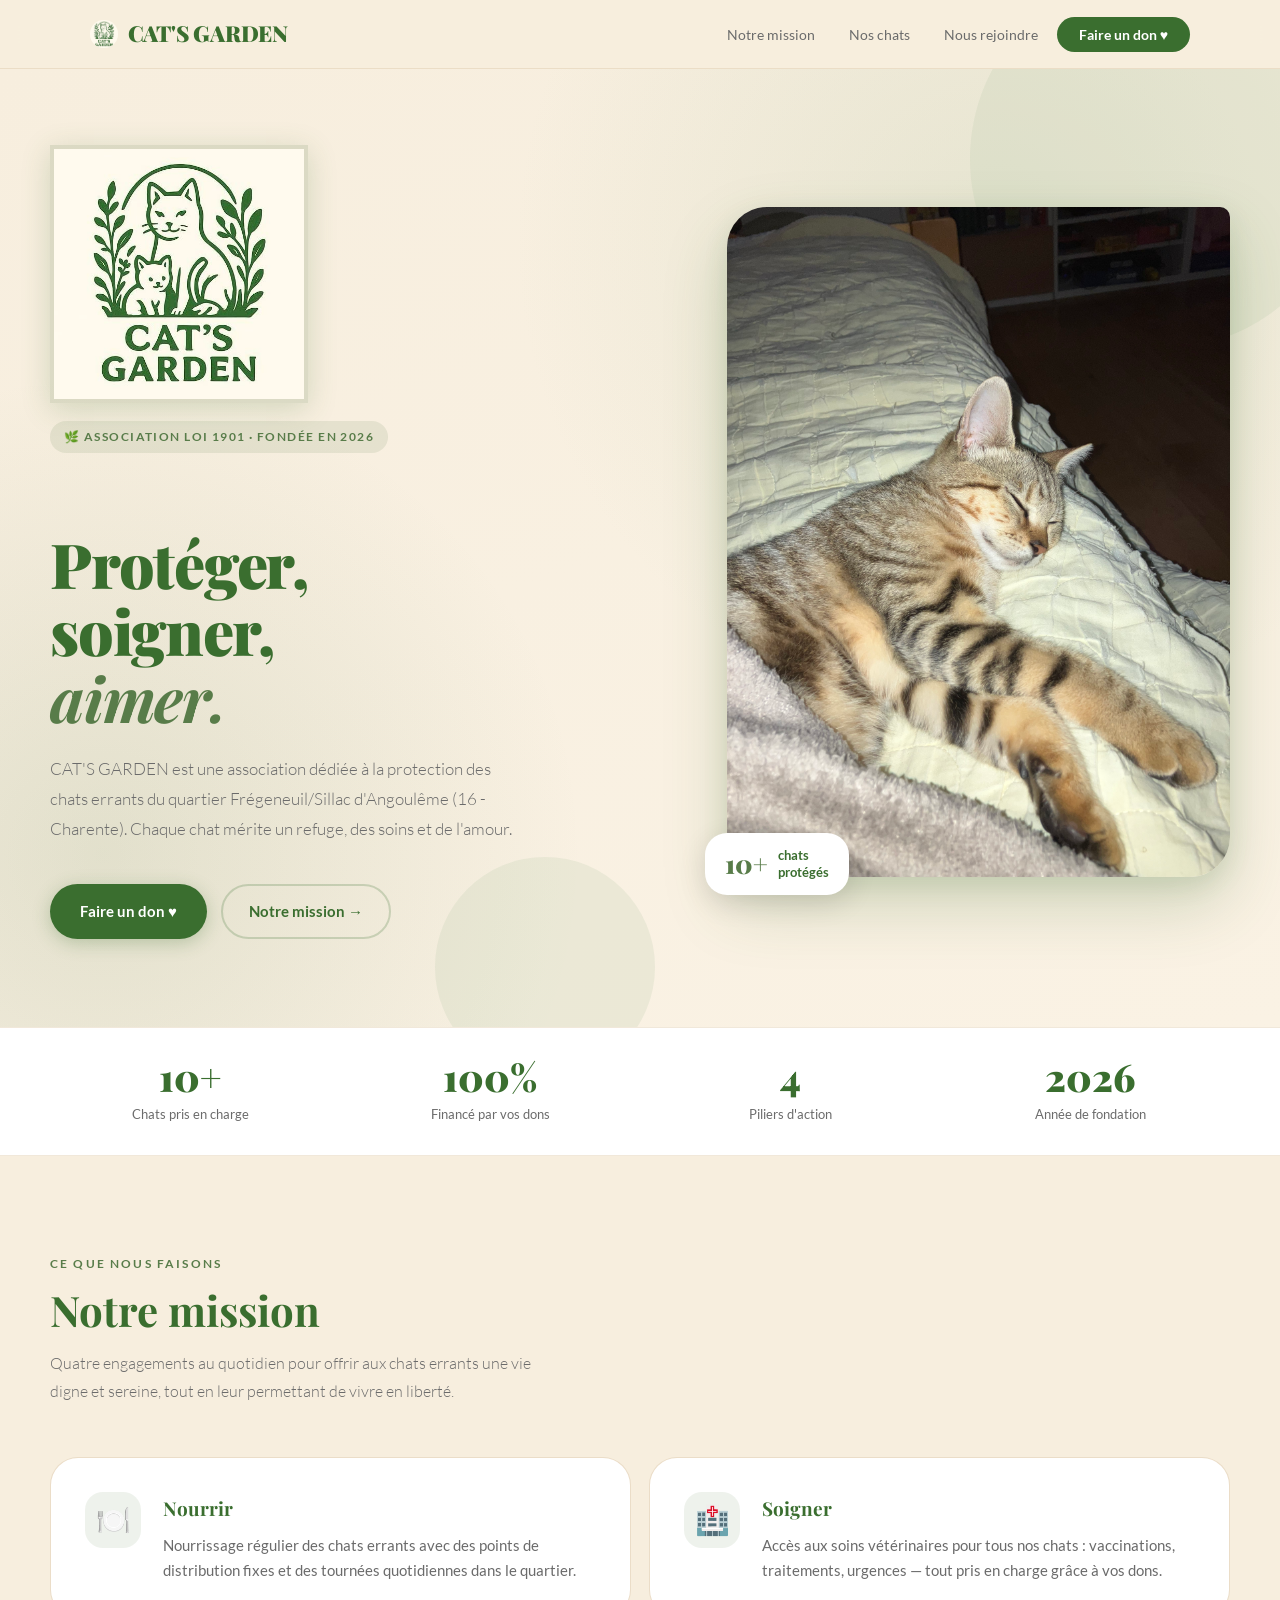
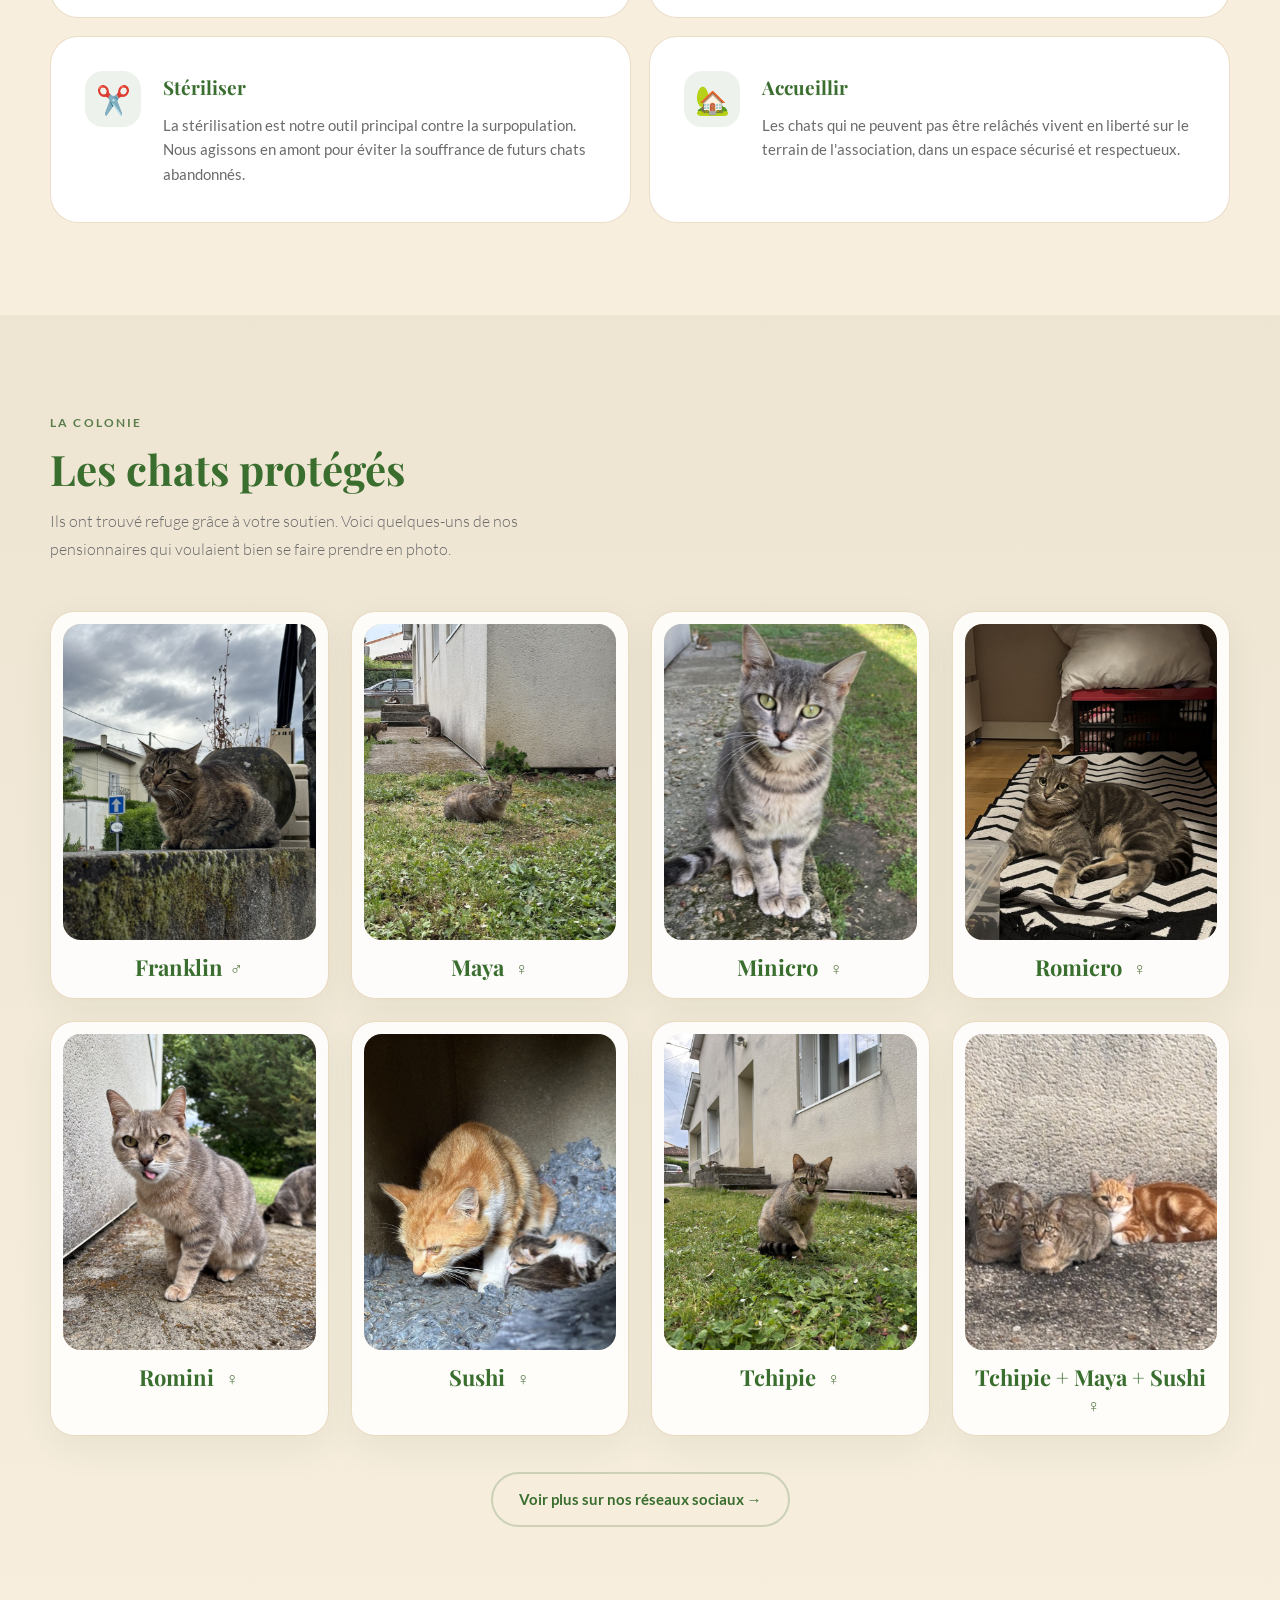
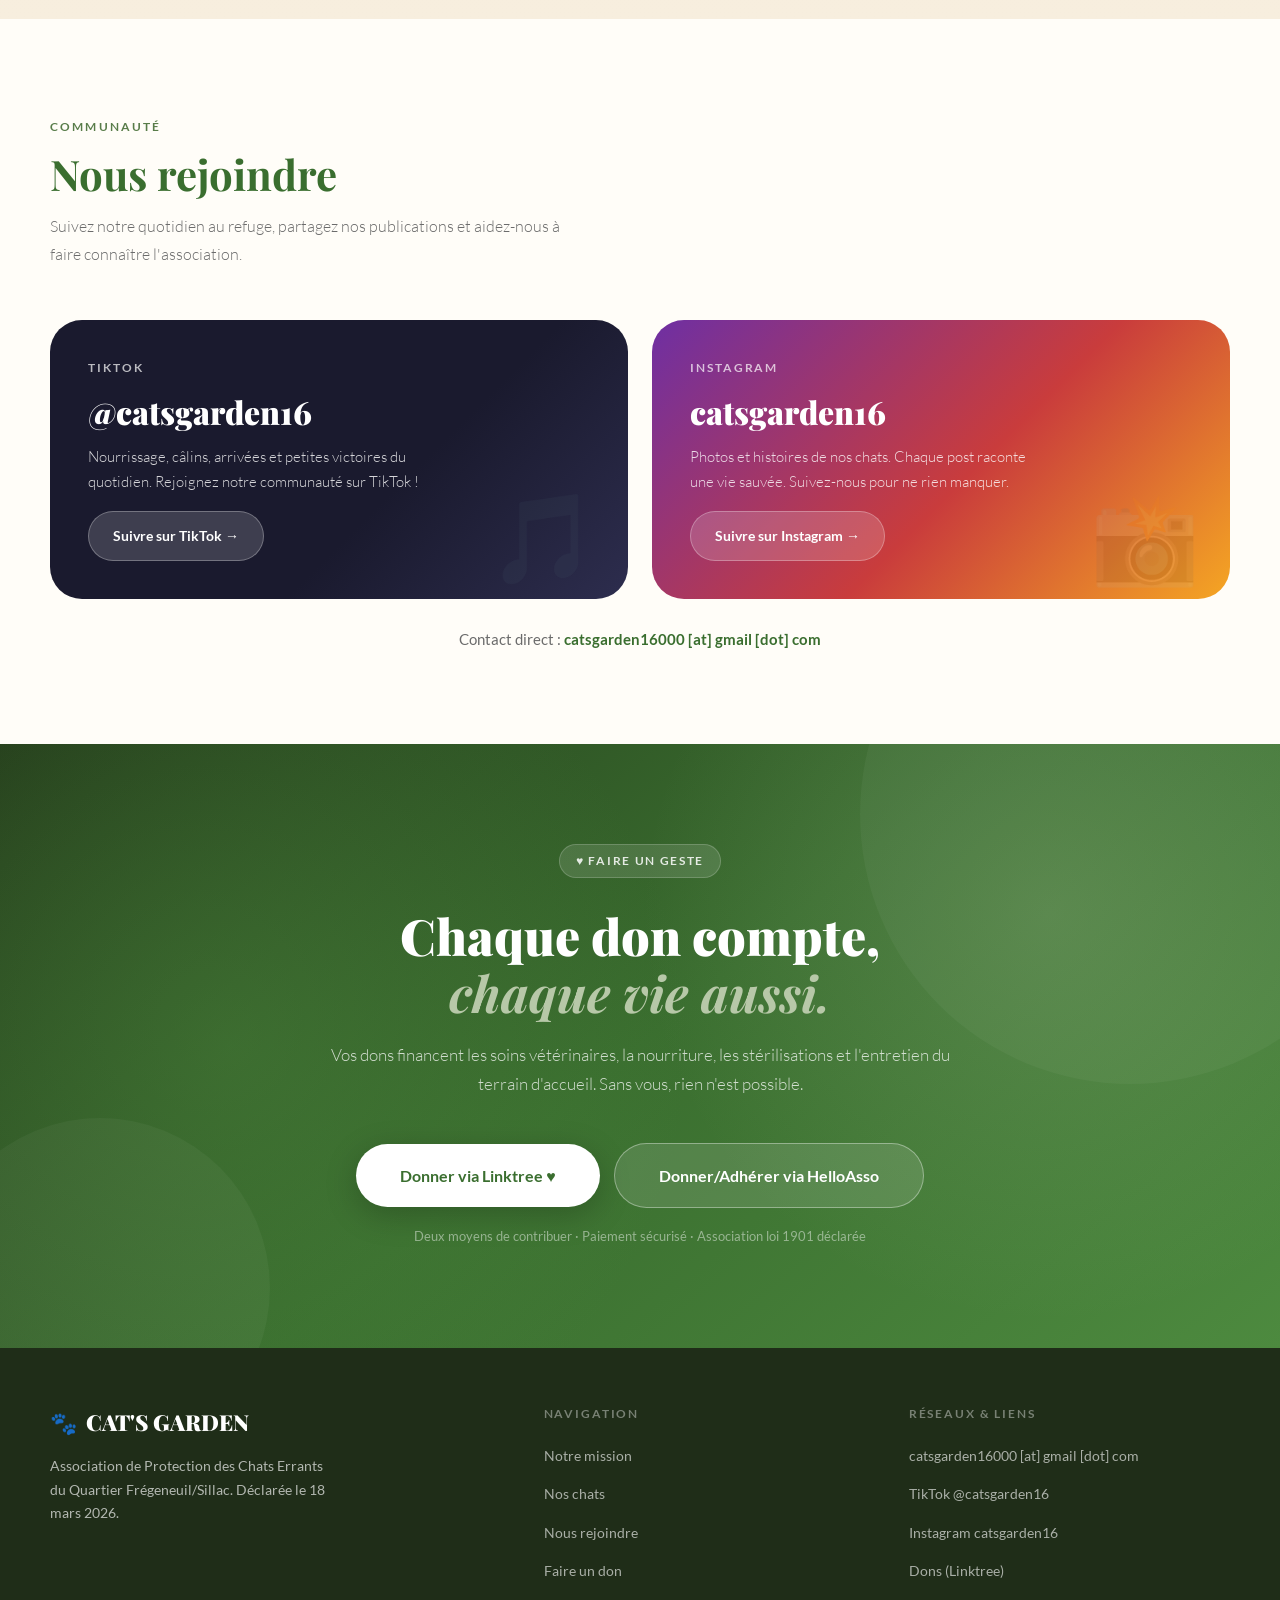
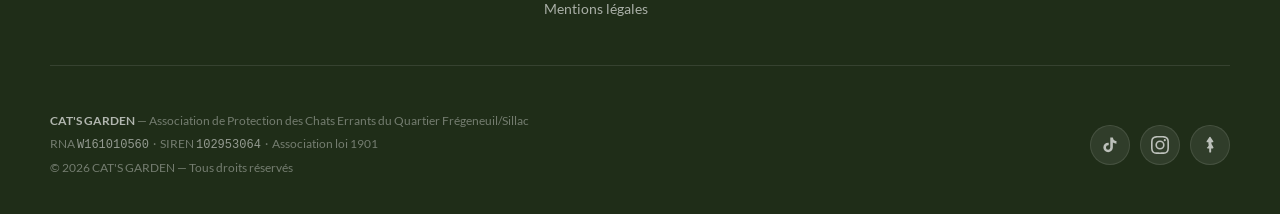
<file: index.html>
<!DOCTYPE html>
<html lang="fr">
<head>
  <meta charset="UTF-8">
  <meta name="viewport" content="width=device-width, initial-scale=1.0">
  <title>CAT'S GARDEN | Protection des chats errants à Angoulême</title>
  <meta name="description" content="CAT'S GARDEN est une association loi 1901 à Angoulême dédiée à la protection des chats errants : nourrissage, soins vétérinaires, stérilisation et refuge en liberté.">
  <meta name="robots" content="index, follow, max-image-preview:large">
  <meta name="author" content="CAT'S GARDEN">
  <meta name="theme-color" content="#3a6e2f">
  <link rel="canonical" href="https://catsgarden.fr/">
  <link rel="alternate" hreflang="fr-FR" href="https://catsgarden.fr/">
  <link rel="icon" type="image/png" href="src/img/favicon.png">
  <link rel="apple-touch-icon" href="src/img/favicon.png">
  <link rel="stylesheet" href="src/styles.css">

  <meta property="og:type" content="website">
  <meta property="og:locale" content="fr_FR">
  <meta property="og:site_name" content="CAT'S GARDEN">
  <meta property="og:title" content="CAT'S GARDEN | Protection des chats errants à Angoulême">
  <meta property="og:description" content="Association loi 1901 dédiée aux chats errants du quartier Frégeneuil/Sillac : nourrir, soigner, stériliser et accueillir en liberté.">
  <meta property="og:url" content="https://catsgarden.fr/">
  <meta property="og:image" content="https://catsgarden.fr/src/img/seo-preview.jpg">
  <meta property="og:image:width" content="1200">
  <meta property="og:image:height" content="630">
  <meta property="og:image:alt" content="Un chat protégé par l'association CAT'S GARDEN à Angoulême">

  <meta name="twitter:card" content="summary_large_image">
  <meta name="twitter:title" content="CAT'S GARDEN | Protection des chats errants à Angoulême">
  <meta name="twitter:description" content="Nourrissage, soins vétérinaires, stérilisation et refuge en liberté pour les chats errants à Angoulême.">
  <meta name="twitter:image" content="https://catsgarden.fr/src/img/seo-preview.jpg">

  <script type="application/ld+json">
  {
    "@context": "https://schema.org",
    "@type": "NGO",
    "@id": "https://catsgarden.fr/#association",
    "name": "CAT'S GARDEN",
    "url": "https://catsgarden.fr/",
    "logo": "https://catsgarden.fr/src/img/favicon.png",
    "image": "https://catsgarden.fr/src/img/IMG_6384.JPG",
    "description": "Association loi 1901 dédiée à la protection des chats errants à Angoulême : nourrissage, soins vétérinaires, stérilisation et accueil en liberté.",
    "foundingDate": "2026-03-18",
    "identifier": [
      {
        "@type": "PropertyValue",
        "propertyID": "RNA",
        "value": "W161010560"
      },
      {
        "@type": "PropertyValue",
        "propertyID": "SIREN",
        "value": "102953064"
      }
    ],
    "address": {
      "@type": "PostalAddress",
      "addressLocality": "Angoulême",
      "addressRegion": "Charente",
      "postalCode": "16000",
      "addressCountry": "FR"
    },
    "areaServed": {
      "@type": "Place",
      "name": "Quartier Frégeneuil/Sillac, Angoulême"
    },
    "sameAs": [
      "https://www.tiktok.com/@catsgarden16",
      "https://www.instagram.com/catsgarden16",
      "https://linktr.ee/catsgarden16000"
    ]
  }
  </script>
  <script type="application/ld+json">
  {
    "@context": "https://schema.org",
    "@type": "WebSite",
    "@id": "https://catsgarden.fr/#website",
    "name": "CAT'S GARDEN",
    "url": "https://catsgarden.fr/",
    "inLanguage": "fr-FR",
    "publisher": {
      "@id": "https://catsgarden.fr/#association"
    }
  }
  </script>
</head>
<body>


<!-- ════ NAVIGATION ══════════════════════════════════ -->
<nav class="site-nav" aria-label="Navigation principale">
  <div class="nav-inner">
    <a href="#" class="nav-logo">
      <img src="src/img/icone3.jpg" alt="" class="nav-logo-mark" aria-hidden="true">
      CAT'S GARDEN
    </a>
    <ul class="nav-links" role="list">
      <li><a href="#mission">Notre mission</a></li>
      <li><a href="#nos-chats">Nos chats</a></li>
      <li><a href="#rejoindre">Nous rejoindre</a></li>
      <li><a href="#don" class="nav-cta">Faire un don ♥</a></li>
    </ul>
  </div>
</nav>

<!-- ════ HERO ═════════════════════════════════════════ -->
<section class="hero" id="hero">
  <div class="hero-bg-blob b1" aria-hidden="true"></div>
  <div class="hero-bg-blob b2" aria-hidden="true"></div>
  <div class="hero-inner">
    <div class="hero-content">
      <div class="hero-logo-group">
      <div class="hero-logo-group">
        <img src="src/img/icone3.jpg" alt="Logo CAT'S GARDEN" class="hero-logo">
        <span class="hero-tag">🌿 Association loi 1901 · Fondée en 2026</span>
      </div>
      </div>
      <h1 class="hero-title">
        Protéger,<br>
        soigner,<br>
        <em>aimer.</em>
      </h1>
      <p class="hero-subtitle">
        CAT'S GARDEN est une association dédiée à la protection des chats errants du quartier Frégeneuil/Sillac d'Angoulême (16 - Charente).
        Chaque chat mérite un refuge, des soins et de l'amour.
      </p>
      <div class="hero-actions">
        <a href="#don" class="btn-primary">Faire un don ♥</a>
        <a href="#mission" class="btn-secondary">Notre mission →</a>
      </div>
    </div>
    <div class="hero-photo-wrap">
      <div class="hero-photo-frame">
        <img src="src/img/IMG_6384.JPG" alt="Hommage à notre chatte Mini, qui nous a quittés récemment, percutée par une voiture dans la rue. Elle a été la première à trouver refuge dans notre jardin et a inspiré la création de l'association." class="hero-photo" width="800" height="1000" loading="lazy" decoding="async">
      </div>
      <div class="hero-badge" aria-hidden="true">
        <span class="badge-num">10+</span>
        <span class="badge-label">chats<br>protégés</span>
      </div>
    </div>
  </div>
</section>

<!-- ════ STATS ════════════════════════════════════════ -->
<div class="stats-strip" role="region" aria-label="Chiffres clés">
  <div class="stats-inner">
    <div class="stat-item">
      <div class="stat-num">10+</div>
      <div class="stat-label">Chats pris en charge</div>
    </div>
    <div class="stat-item">
      <div class="stat-num">100%</div>
      <div class="stat-label">Financé par vos dons</div>
    </div>
    <div class="stat-item">
      <div class="stat-num">4</div>
      <div class="stat-label">Piliers d'action</div>
    </div>
    <div class="stat-item">
      <div class="stat-num">2026</div>
      <div class="stat-label">Année de fondation</div>
    </div>
  </div>
</div>

<!-- ════ MISSION ══════════════════════════════════════ -->
<section class="mission" id="mission">
  <div class="section-wrap">
    <span class="section-eyebrow">Ce que nous faisons</span>
    <h2 class="section-title">Notre mission</h2>
    <p class="section-subtitle">
      Quatre engagements au quotidien pour offrir aux chats errants une vie digne et sereine, tout en leur permettant de vivre en liberté.
    </p>
    <div class="mission-grid">
      <div class="mission-card">
        <div class="mission-icon" aria-hidden="true">🍽️</div>
        <div class="mission-body">
          <h3>Nourrir</h3>
          <p>Nourrissage régulier des chats errants avec des points de distribution fixes et des tournées quotidiennes dans le quartier.</p>
        </div>
      </div>
      <div class="mission-card">
        <div class="mission-icon" aria-hidden="true">🏥</div>
        <div class="mission-body">
          <h3>Soigner</h3>
          <p>Accès aux soins vétérinaires pour tous nos chats : vaccinations, traitements, urgences — tout pris en charge grâce à vos dons.</p>
        </div>
      </div>
      <div class="mission-card">
        <div class="mission-icon" aria-hidden="true">✂️</div>
        <div class="mission-body">
          <h3>Stériliser</h3>
          <p>La stérilisation est notre outil principal contre la surpopulation. Nous agissons en amont pour éviter la souffrance de futurs chats abandonnés.</p>
        </div>
      </div>
      <div class="mission-card">
        <div class="mission-icon" aria-hidden="true">🏡</div>
        <div class="mission-body">
          <h3>Accueillir</h3>
          <p>Les chats qui ne peuvent pas être relâchés vivent en liberté sur le terrain de l'association, dans un espace sécurisé et respectueux.</p>
        </div>
      </div>
    </div>
  </div>
</section>

<!-- ════ GALLERY ══════════════════════════════════════ -->
<section class="gallery" id="nos-chats">
  <div class="gallery-header">
    <span class="section-eyebrow">La colonie</span>
    <h2 class="section-title">Les chats protégés</h2>
    <p class="section-subtitle" style="margin-bottom:0">
      Ils ont trouvé refuge grâce à votre soutien. Voici quelques-uns de nos pensionnaires qui voulaient bien se faire prendre en photo.
    </p>
  </div>
  <div class="gallery-grid">
    <article class="cat-card">
      <div class="cat-card-photo">
        <img src="src/img/IDs/cards/Kaylo.jpg" alt="Portrait de Franklin" width="800" height="1000" loading="lazy" decoding="async">
      </div>
      <h3 class="cat-card-name">Franklin<span class="cat-card-sex" aria-label="male">&#9794;</span></h3>
    </article>
    <article class="cat-card">
      <div class="cat-card-photo">
        <img src="src/img/IDs/cards/Maya.jpg" alt="Portrait de Maya" width="800" height="1000" loading="lazy" decoding="async">
      </div>
      <h3 class="cat-card-name">Maya <span class="cat-card-sex" aria-label="femelle">&#9792;</span></h3>
    </article>
    <article class="cat-card">
      <div class="cat-card-photo">
        <img src="src/img/IDs/cards/Micro.jpg" alt="Portrait de Minicro" width="800" height="1000" loading="lazy" decoding="async">
      </div>
      <h3 class="cat-card-name">Minicro <span class="cat-card-sex" aria-label="femelle">&#9792;</span></h3>
    </article>
    <article class="cat-card">
      <div class="cat-card-photo">
        <img src="src/img/IDs/cards/Romicro.jpg" alt="Portrait de Romicro" width="800" height="1000" loading="lazy" decoding="async">
      </div>
      <h3 class="cat-card-name">Romicro <span class="cat-card-sex" aria-label="femelle">&#9792;</span></h3>
    </article>
    <article class="cat-card">
      <div class="cat-card-photo">
        <img src="src/img/IDs/cards/Romini.jpg" alt="Portrait de Romini" width="800" height="1000" loading="lazy" decoding="async">
      </div>
      <h3 class="cat-card-name">Romini <span class="cat-card-sex" aria-label="femelle">&#9792;</span></h3>
    </article>
    <article class="cat-card">
      <div class="cat-card-photo">
        <img src="src/img/IDs/cards/Sushi.jpg" alt="Portrait de Sushi" width="800" height="1000" loading="lazy" decoding="async">
      </div>
      <h3 class="cat-card-name">Sushi <span class="cat-card-sex" aria-label="femelle">&#9792;</span></h3>
    </article>
    <article class="cat-card">
      <div class="cat-card-photo">
        <img src="src/img/IDs/cards/Tchipie.jpg" alt="Portrait de Tchipie" width="800" height="1000" loading="lazy" decoding="async">
      </div>
      <h3 class="cat-card-name">Tchipie <span class="cat-card-sex" aria-label="femelle">&#9792;</span></h3>
    </article>
    <article class="cat-card">
      <div class="cat-card-photo">
        <img src="src/img/IDs/cards/Tchipie-Maya-Sushi.jpg" alt="Portrait de Tchipie, Maya et Sushi" width="800" height="1000" loading="lazy" decoding="async">
      </div>
      <h3 class="cat-card-name">Tchipie + Maya + Sushi <span class="cat-card-sex" aria-label="femelles">&#9792;</span></h3>
    </article>
  </div>
  <div class="gallery-cta">
    <a href="#rejoindre" class="btn-secondary">Voir plus sur nos réseaux sociaux →</a>
  </div>
</section>

<!-- ════ SOCIAL ═══════════════════════════════════════ -->
<section class="social" id="rejoindre">
  <div class="section-wrap">
    <span class="section-eyebrow">Communauté</span>
    <h2 class="section-title">Nous rejoindre</h2>
    <p class="section-subtitle">
      Suivez notre quotidien au refuge, partagez nos publications et aidez-nous à faire connaître l'association.
    </p>
    <div class="social-grid">
      <div class="social-card social-card-tiktok">
        <div class="social-platform">TikTok</div>
        <div class="social-handle">@catsgarden16</div>
        <p class="social-desc">
          Nourrissage, câlins, arrivées et petites victoires du quotidien. Rejoignez notre communauté sur TikTok !
        </p>
        <a href="https://www.tiktok.com/@catsgarden16" target="_blank" rel="noopener" class="social-btn">
          Suivre sur TikTok →
        </a>
        <span class="social-deco" aria-hidden="true">🎵</span>
      </div>
      <div class="social-card social-card-instagram">
        <div class="social-platform">Instagram</div>
        <div class="social-handle">catsgarden16</div>
        <p class="social-desc">
          Photos et histoires de nos chats. Chaque post raconte une vie sauvée. Suivez-nous pour ne rien manquer.
        </p>
        <a href="https://www.instagram.com/catsgarden16" target="_blank" rel="noopener" class="social-btn">
          Suivre sur Instagram →
        </a>
        <span class="social-deco" aria-hidden="true">📸</span>
      </div>
    </div>
    <p class="contact-direct">
      Contact direct :
      <a href="#" class="email-link" data-user="catsgarden16000" data-domain="gmail" data-tld="com">catsgarden16000 [at] gmail [dot] com</a>
    </p>
  </div>
</section>

<!-- ════ DONATE ═══════════════════════════════════════ -->
<section class="donate" id="don">
  <div class="donate-blob db1" aria-hidden="true"></div>
  <div class="donate-blob db2" aria-hidden="true"></div>
  <div class="donate-inner">
    <div class="donate-tag">♥ Faire un geste</div>
    <h2 class="donate-title">
      Chaque don compte,<br>
      <em>chaque vie aussi.</em>
    </h2>
    <p class="donate-text">
      Vos dons financent les soins vétérinaires, la nourriture, les stérilisations et l'entretien du terrain d'accueil.
      Sans vous, rien n'est possible.
    </p>
    <div class="donate-actions" aria-label="Moyens de contribuer">
      <a href="https://linktr.ee/catsgarden16000" target="_blank" rel="noopener" class="donate-btn">
        Donner via Linktree ♥
      </a>
      <a href="https://www.helloasso.com/associations/cat-s-garden" target="_blank" rel="noopener" class="donate-btn donate-btn-secondary">
        Donner/Adhérer via HelloAsso
      </a>
    </div>
    <p class="donate-note">Deux moyens de contribuer · Paiement sécurisé · Association loi 1901 déclarée</p>
  </div>
</section>

<!-- ════ FOOTER ═══════════════════════════════════════ -->
<footer class="site-footer">
  <div class="footer-inner">
    <div class="footer-top">
      <div class="footer-brand">
        <div class="footer-logo">
          <span aria-hidden="true">🐾</span>
          CAT'S GARDEN
        </div>
        <p>
          Association de Protection des Chats Errants du Quartier Frégeneuil/Sillac.
          Déclarée le 18 mars 2026.
        </p>
      </div>
      <div class="footer-col">
        <h4>Navigation</h4>
        <ul>
          <li><a href="#mission">Notre mission</a></li>
          <li><a href="#nos-chats">Nos chats</a></li>
          <li><a href="#rejoindre">Nous rejoindre</a></li>
          <li><a href="#don">Faire un don</a></li>
          <li><a href="mentions-legales.htm">Mentions légales</a></li>
        </ul>
      </div>
      <div class="footer-col">
        <h4>Réseaux &amp; liens</h4>
        <ul>
          <li><a href="#" class="email-link" data-user="catsgarden16000" data-domain="gmail" data-tld="com">catsgarden16000 [at] gmail [dot] com</a></li>
          <li><a href="https://www.tiktok.com/@catsgarden16" target="_blank" rel="noopener">TikTok @catsgarden16</a></li>
          <li><a href="https://www.instagram.com/catsgarden16" target="_blank" rel="noopener">Instagram catsgarden16</a></li>
          <li><a href="https://linktr.ee/catsgarden16000" target="_blank" rel="noopener">Dons (Linktree)</a></li>
        </ul>
      </div>
    </div>
    <div class="footer-bottom">
      <div class="footer-legal">
        <strong>CAT'S GARDEN</strong> — Association de Protection des Chats Errants du Quartier Frégeneuil/Sillac<br>
        RNA <code>W161010560</code> &nbsp;·&nbsp; SIREN <code>102953064</code> &nbsp;·&nbsp; Association loi 1901<br>
        © 2026 CAT'S GARDEN — Tous droits réservés
      </div>
      <div class="footer-socials">
        <a href="https://www.tiktok.com/@catsgarden16" class="footer-social-btn" target="_blank" rel="noopener" aria-label="TikTok">
          <svg viewBox="0 0 24 24" xmlns="http://www.w3.org/2000/svg"><path d="M19.59 6.69a4.83 4.83 0 0 1-3.77-4.25V2h-3.45v13.67a2.89 2.89 0 0 1-2.88 2.5 2.89 2.89 0 0 1-2.89-2.89 2.89 2.89 0 0 1 2.89-2.89c.28 0 .54.04.79.1V9.01a6.32 6.32 0 0 0-.79-.05 6.34 6.34 0 0 0-6.34 6.34 6.34 6.34 0 0 0 6.34 6.34 6.34 6.34 0 0 0 6.33-6.34V8.69a8.18 8.18 0 0 0 4.78 1.52V6.75a4.85 4.85 0 0 1-1.01-.06z"/></svg>
        </a>
        <a href="https://www.instagram.com/catsgarden16" class="footer-social-btn" target="_blank" rel="noopener" aria-label="Instagram">
          <svg viewBox="0 0 24 24" xmlns="http://www.w3.org/2000/svg"><path d="M12 2.163c3.204 0 3.584.012 4.85.07 3.252.148 4.771 1.691 4.919 4.919.058 1.265.069 1.645.069 4.849 0 3.205-.012 3.584-.069 4.849-.149 3.225-1.664 4.771-4.919 4.919-1.266.058-1.644.07-4.85.07-3.204 0-3.584-.012-4.849-.07-3.26-.149-4.771-1.699-4.919-4.92-.058-1.265-.07-1.644-.07-4.849 0-3.204.013-3.583.07-4.849.149-3.227 1.664-4.771 4.919-4.919 1.266-.057 1.645-.069 4.849-.069zM12 0C8.741 0 8.333.014 7.053.072 2.695.272.273 2.69.073 7.052.014 8.333 0 8.741 0 12c0 3.259.014 3.668.072 4.948.2 4.358 2.618 6.78 6.98 6.98C8.333 23.986 8.741 24 12 24c3.259 0 3.668-.014 4.948-.072 4.354-.2 6.782-2.618 6.979-6.98.059-1.28.073-1.689.073-4.948 0-3.259-.014-3.667-.072-4.947-.196-4.354-2.617-6.78-6.979-6.98C15.668.014 15.259 0 12 0zm0 5.838a6.162 6.162 0 1 0 0 12.324 6.162 6.162 0 0 0 0-12.324zM12 16a4 4 0 1 1 0-8 4 4 0 0 1 0 8zm6.406-11.845a1.44 1.44 0 1 0 0 2.881 1.44 1.44 0 0 0 0-2.881z"/></svg>
        </a>
        <a href="https://linktr.ee/catsgarden16000" class="footer-social-btn" target="_blank" rel="noopener" aria-label="Linktree">
          <svg viewBox="0 0 24 24" xmlns="http://www.w3.org/2000/svg"><path d="M7.953 15.066c-.08.163-.08.324-.08.486.08.648.566 1.134 1.214 1.134h1.862v4.175c0 .728.566 1.296 1.295 1.296.73 0 1.296-.568 1.296-1.296v-4.175h1.862c.648 0 1.134-.486 1.214-1.134 0-.162 0-.323-.08-.486l-3.643-6.446a.34.34 0 0 0-.324-.162.34.34 0 0 0-.324.162l-3.292 6.446zm3.292-13.85L7.47 7.06c-.162.243-.162.567 0 .81.162.243.405.324.648.324h1.781v2.835c0 .486.405.891.891.891h2.268c.486 0 .891-.405.891-.891V8.194h1.781c.243 0 .486-.081.648-.324.162-.243.162-.567 0-.81L12.59 1.216a.648.648 0 0 0-1.134 0h-.081l-.13-.001z"/></svg>
        </a>
      </div>
    </div>
  </div>
</footer>

<script src="src/contact.js"></script>
</body>
</html>
</file>
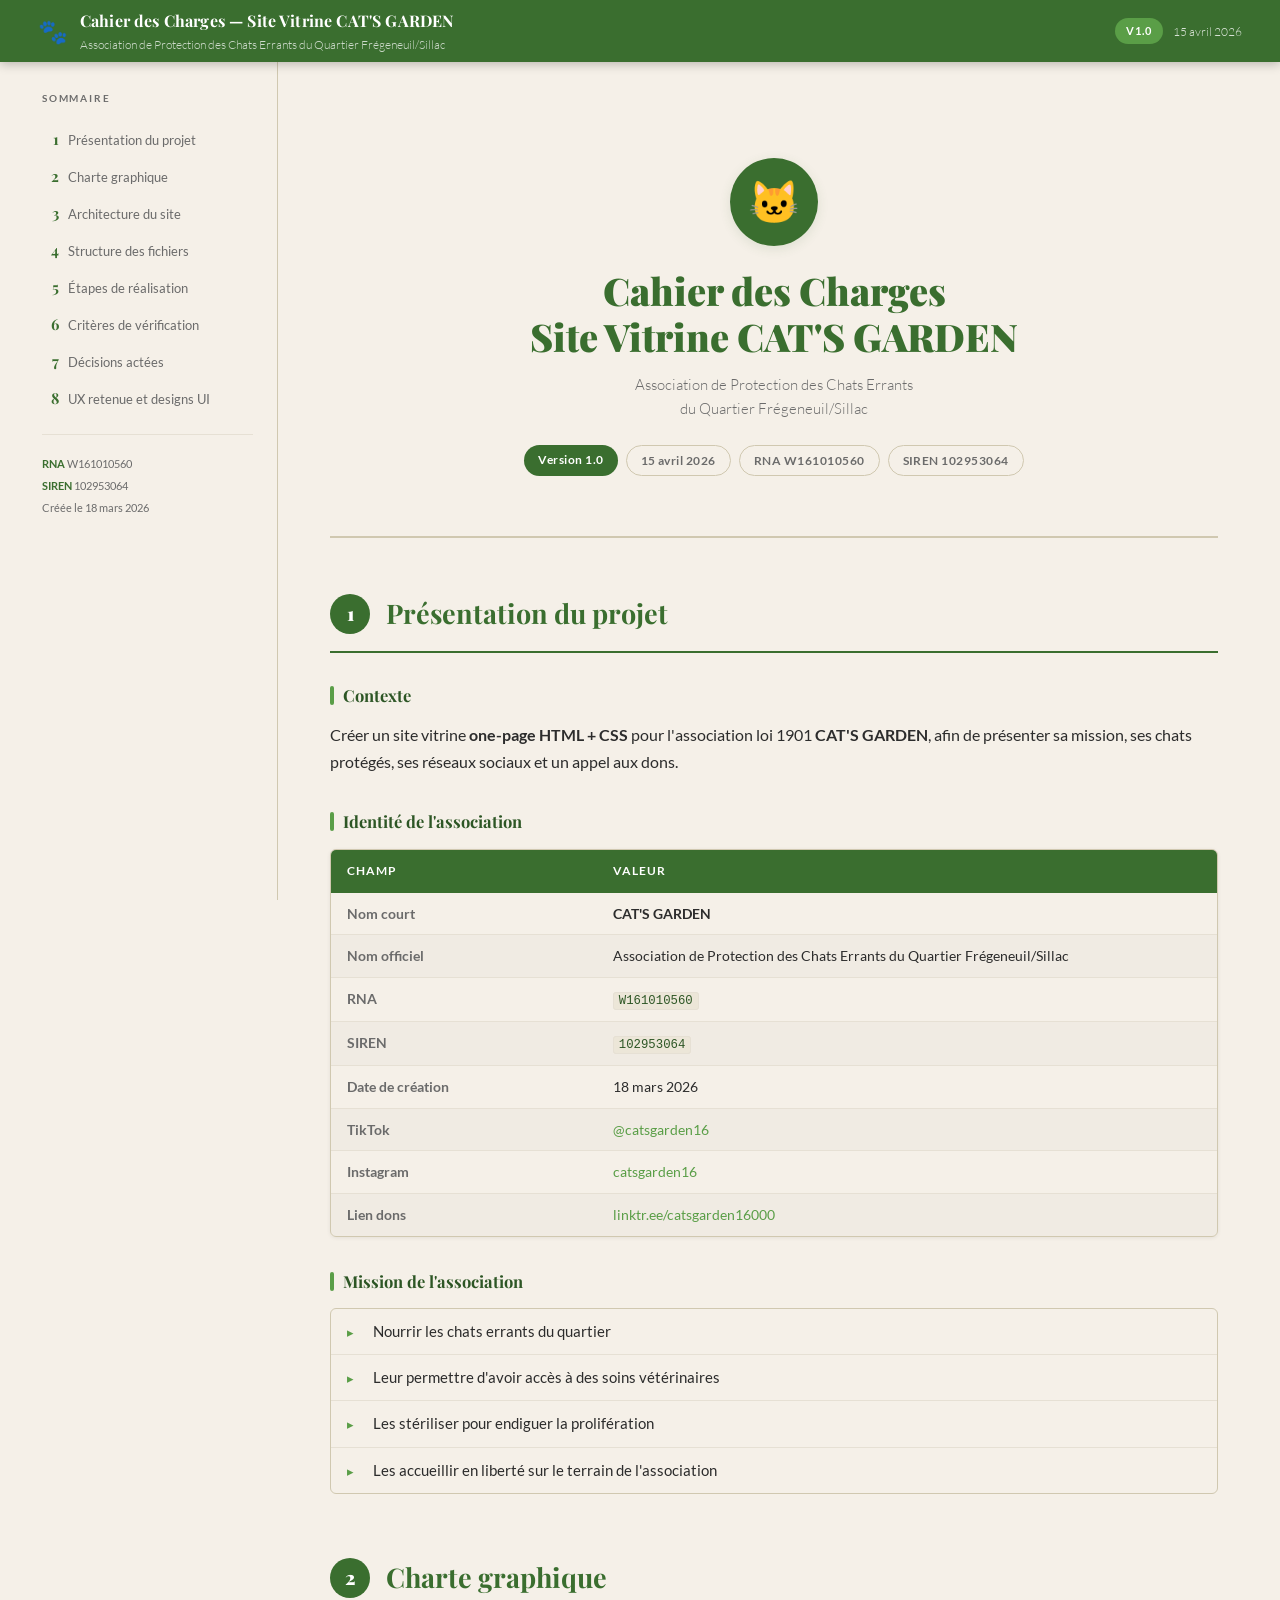
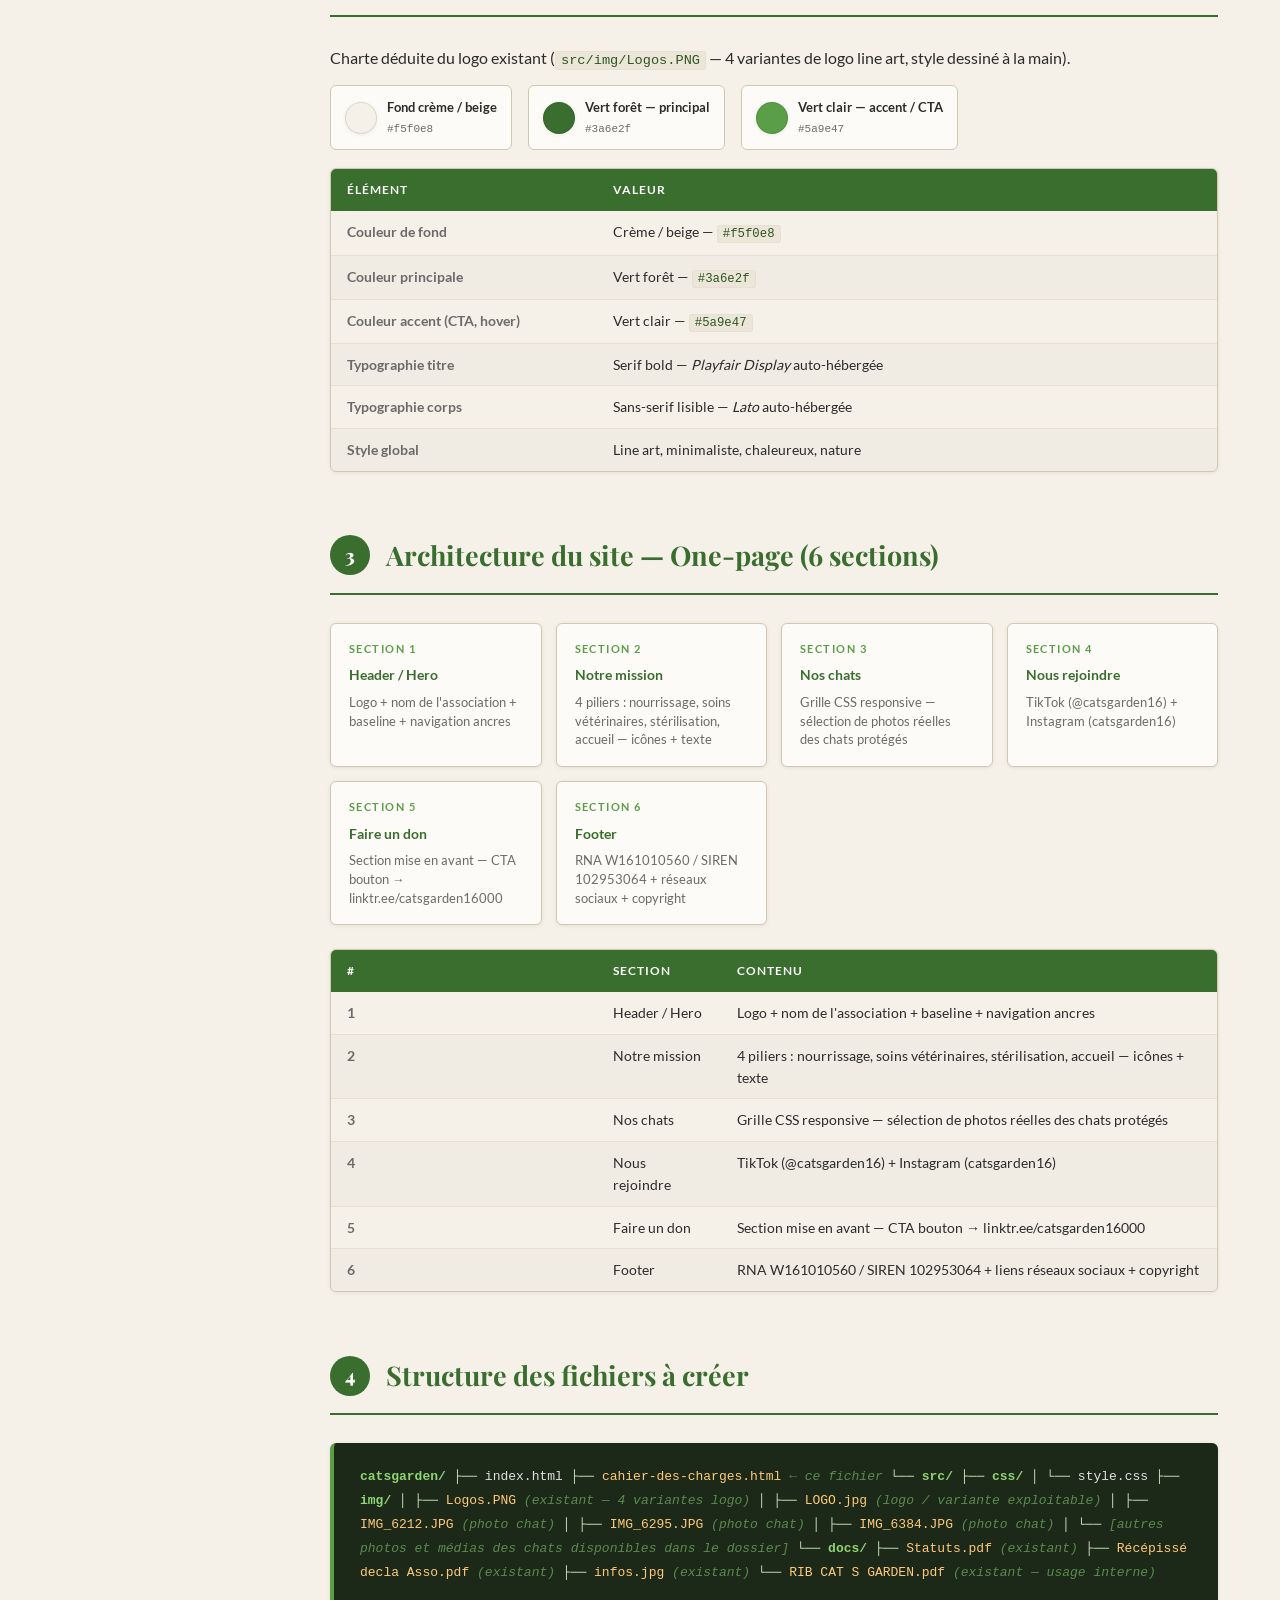
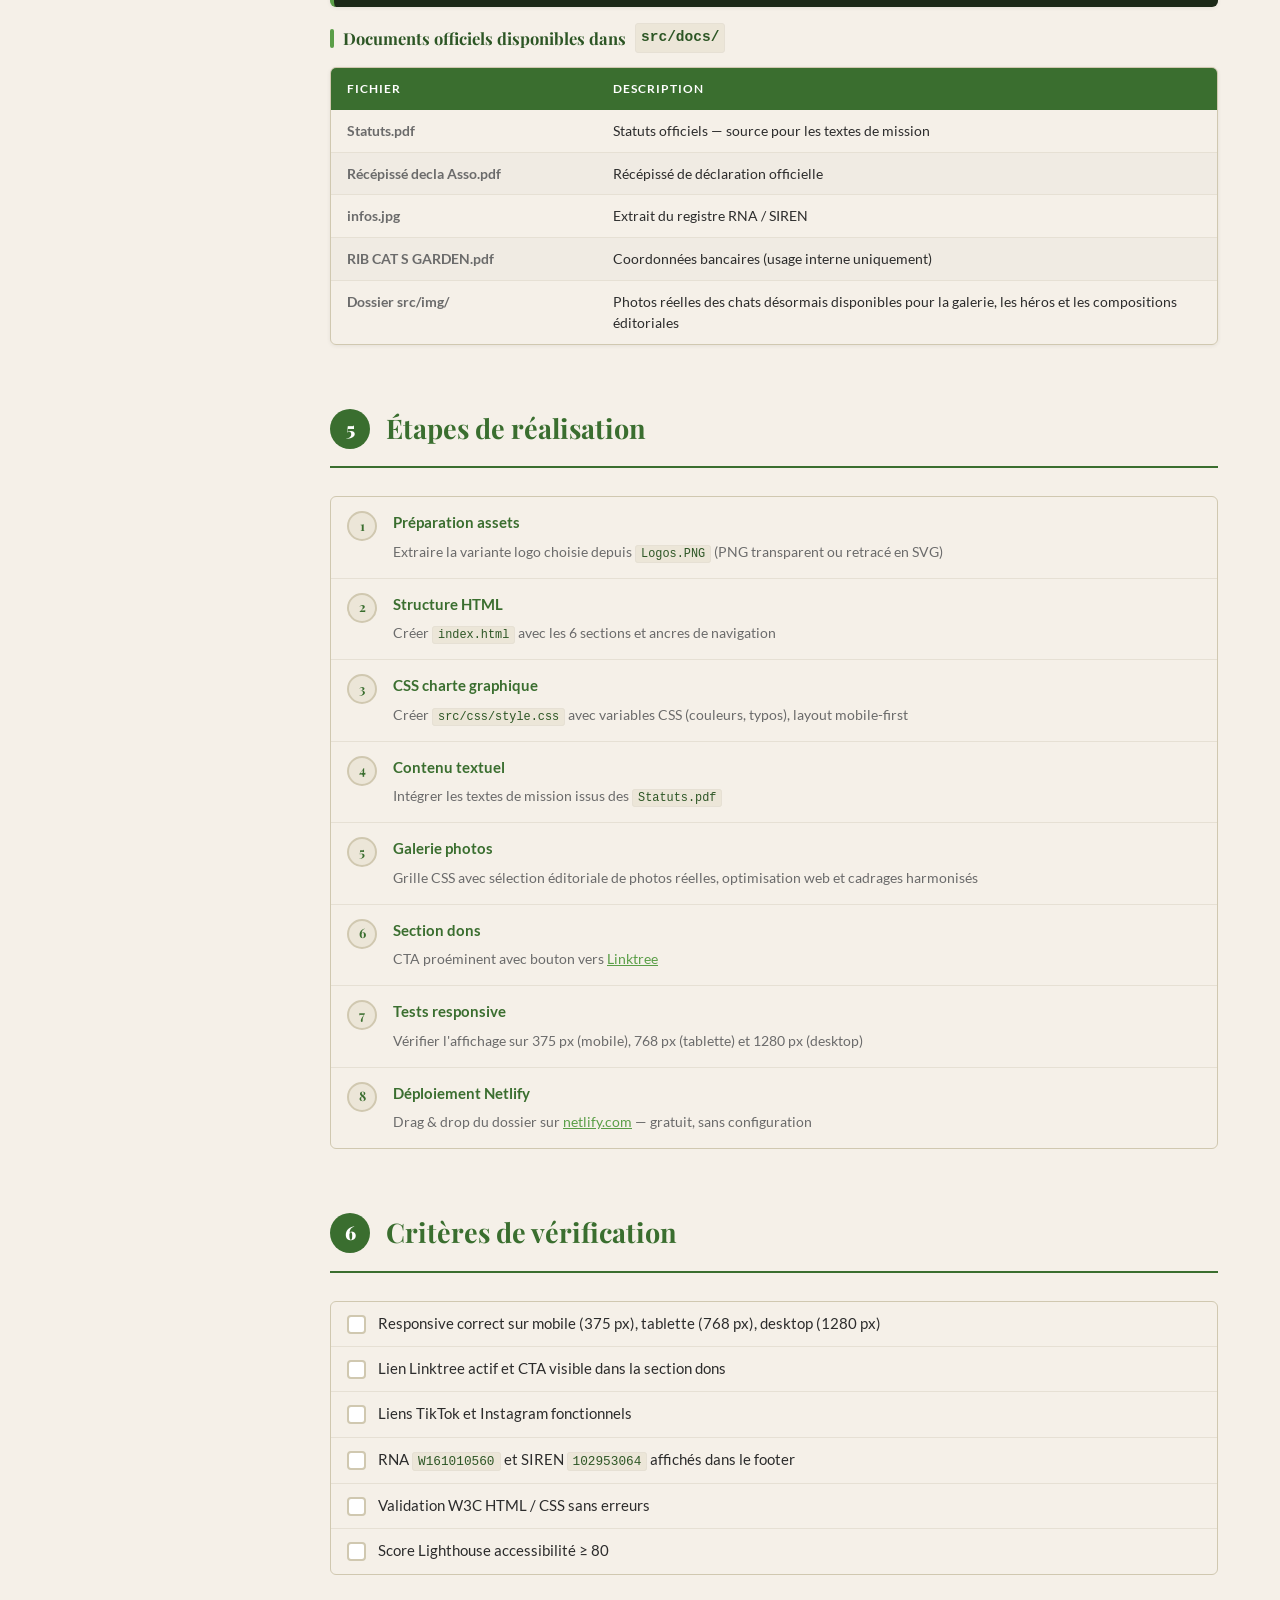
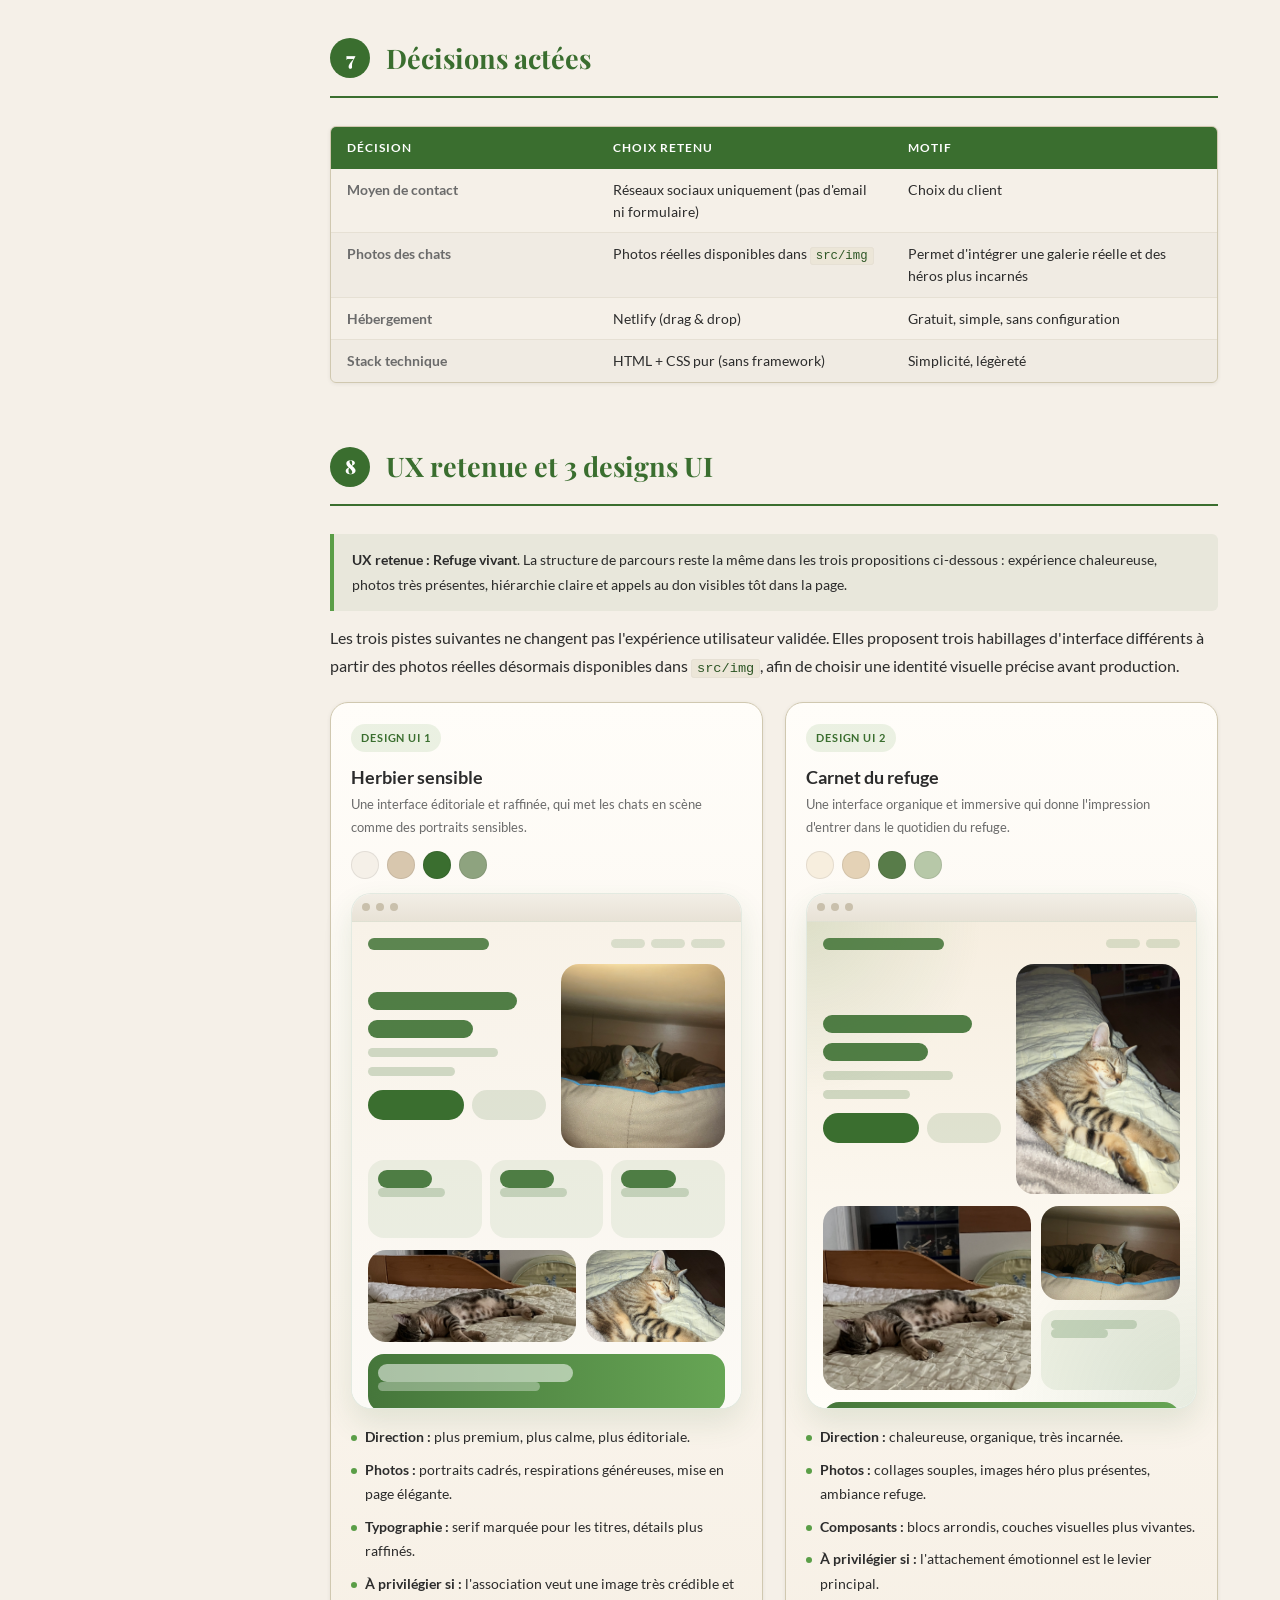
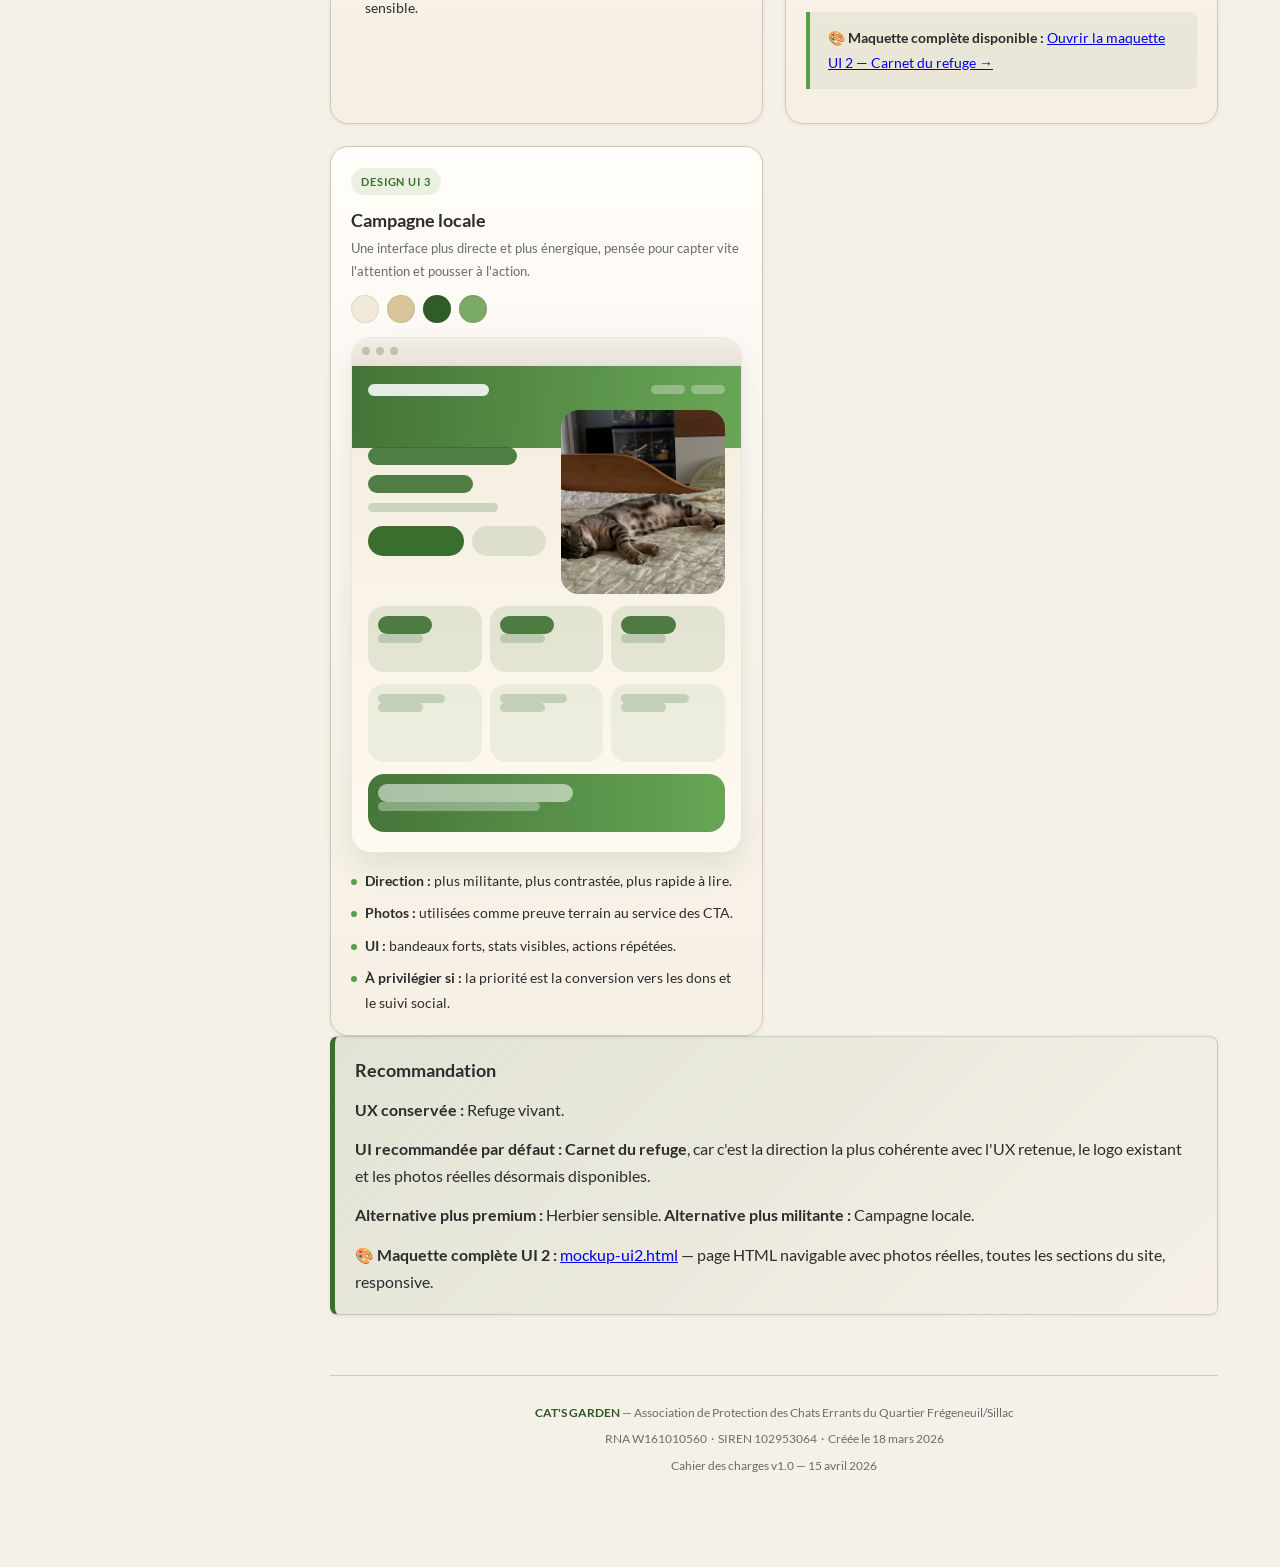
<file: cahier-des-charges.html>
<!DOCTYPE html>
<html lang="fr">
<head>
  <meta charset="UTF-8">
  <meta name="viewport" content="width=device-width, initial-scale=1.0">
  <title>Cahier des Charges — Site Vitrine CAT'S GARDEN</title>
  <style>
@font-face {
  font-family: 'Lato';
  font-style: normal;
  font-weight: 300;
  font-display: swap;
  src: url('src/fonts/lato-300.ttf') format('truetype');
}

@font-face {
  font-family: 'Lato';
  font-style: normal;
  font-weight: 400;
  font-display: swap;
  src: url('src/fonts/lato-400.ttf') format('truetype');
}

@font-face {
  font-family: 'Lato';
  font-style: normal;
  font-weight: 700;
  font-display: swap;
  src: url('src/fonts/lato-700.ttf') format('truetype');
}

@font-face {
  font-family: 'Playfair Display';
  font-style: normal;
  font-weight: 700;
  font-display: swap;
  src: url('src/fonts/playfair-display-700.ttf') format('truetype');
}

@font-face {
  font-family: 'Playfair Display';
  font-style: normal;
  font-weight: 900;
  font-display: swap;
  src: url('src/fonts/playfair-display-900.ttf') format('truetype');
}

@font-face {
  font-family: 'Playfair Display';
  font-style: italic;
  font-weight: 700;
  font-display: swap;
  src: url('src/fonts/playfair-display-700-italic.ttf') format('truetype');
}

/* ─── VARIABLES ─────────────────────────────────── */
:root {
  --bg:           #f5f0e8;
  --bg-dark:      #ece6d8;
  --bg-card:      #fdfbf7;
  --primary:      #3a6e2f;
  --primary-dark: #2d5625;
  --accent:       #5a9e47;
  --text:         #2c2c2c;
  --text-muted:   #6b6b6b;
  --border:       #d0c8b0;
  --border-light: #e6e0d4;
  --white:        #ffffff;
  --header-h:     62px;
  --sidebar-w:    268px;
  --font-title:   'Playfair Display', Georgia, 'Times New Roman', serif;
  --font-body:    'Lato', 'Helvetica Neue', Arial, sans-serif;
  --font-mono:    'Cascadia Code', 'Fira Code', 'Courier New', monospace;
  --radius:       6px;
  --shadow-sm:    0 1px 4px rgba(0,0,0,0.07);
  --shadow:       0 3px 12px rgba(58,110,47,0.12);
}

/* ─── RESET ─────────────────────────────────────── */
*, *::before, *::after { box-sizing: border-box; margin: 0; padding: 0; }
html { scroll-behavior: smooth; }
body {
  background: var(--bg);
  color: var(--text);
  font-family: var(--font-body);
  font-size: 15.5px;
  line-height: 1.75;
}

:target {
  scroll-margin-top: calc(var(--header-h) + 34px);
}

/* ─── STICKY HEADER ─────────────────────────────── */
.doc-header {
  position: sticky;
  top: 0;
  z-index: 200;
  height: var(--header-h);
  background: var(--primary);
  color: var(--white);
  box-shadow: 0 2px 10px rgba(0,0,0,0.25);
}
.header-inner {
  display: flex;
  align-items: center;
  justify-content: space-between;
  height: 100%;
  padding: 0 28px;
  max-width: 1260px;
  margin: 0 auto;
  gap: 16px;
}
.header-left {
  display: flex;
  align-items: center;
  gap: 12px;
  min-width: 0;
}
.header-paw { font-size: 24px; flex-shrink: 0; }
.header-titles { min-width: 0; }
.header-titles h1 {
  font-family: var(--font-title);
  font-size: 16px;
  font-weight: 700;
  white-space: nowrap;
  overflow: hidden;
  text-overflow: ellipsis;
  letter-spacing: 0.01em;
}
.header-org {
  font-size: 11.5px;
  font-weight: 300;
  opacity: 0.75;
  white-space: nowrap;
  overflow: hidden;
  text-overflow: ellipsis;
}
.header-right {
  display: flex;
  align-items: center;
  gap: 10px;
  flex-shrink: 0;
}
.version-badge {
  display: inline-block;
  background: var(--accent);
  color: var(--white);
  font-size: 11px;
  font-weight: 700;
  letter-spacing: 0.1em;
  text-transform: uppercase;
  padding: 3px 11px;
  border-radius: 100px;
}
.header-date {
  font-size: 12px;
  font-weight: 300;
  opacity: 0.8;
}

/* ─── LAYOUT ─────────────────────────────────────── */
.layout {
  display: flex;
  max-width: 1260px;
  margin: 0 auto;
}

/* ─── SIDEBAR ────────────────────────────────────── */
.sidebar {
  width: var(--sidebar-w);
  flex-shrink: 0;
  position: sticky;
  top: var(--header-h);
  height: calc(100vh - var(--header-h));
  overflow-y: auto;
  border-right: 1px solid var(--border);
  background: var(--bg);
}
.sidebar-inner { padding: 28px 16px 28px 24px; }
.sidebar-label {
  font-size: 10px;
  font-weight: 700;
  letter-spacing: 0.18em;
  text-transform: uppercase;
  color: var(--text-muted);
  margin-bottom: 14px;
  padding-left: 8px;
}
.sidebar nav ul { list-style: none; }
.sidebar nav li { margin-bottom: 2px; }
.sidebar nav a {
  display: flex;
  align-items: baseline;
  gap: 9px;
  padding: 7px 8px;
  border-radius: var(--radius);
  color: var(--text-muted);
  text-decoration: none;
  font-size: 13px;
  line-height: 1.4;
  transition: background 0.15s, color 0.15s;
}
.sidebar nav a:hover {
  background: var(--bg-dark);
  color: var(--primary);
}
.nav-num {
  font-family: var(--font-title);
  font-weight: 700;
  font-size: 15px;
  color: var(--primary);
  flex-shrink: 0;
  width: 17px;
  text-align: right;
}
.sidebar-divider {
  height: 1px;
  background: var(--border-light);
  margin: 18px 8px;
}
.sidebar-meta {
  padding: 0 8px;
  font-size: 11px;
  color: var(--text-muted);
  line-height: 2;
}
.sidebar-meta strong { color: var(--primary); }

/* ─── MAIN CONTENT ────────────────────────────────── */
.main-content {
  flex: 1;
  min-width: 0;
  padding: 44px 52px 88px;
}

/* ─── COVER ──────────────────────────────────────── */
.cover {
  text-align: center;
  padding: 52px 24px 60px;
  border-bottom: 2px solid var(--border);
  margin-bottom: 52px;
}
.cover-emblem {
  width: 88px;
  height: 88px;
  border-radius: 50%;
  background: var(--primary);
  display: inline-flex;
  align-items: center;
  justify-content: center;
  font-size: 42px;
  margin-bottom: 22px;
  box-shadow: var(--shadow);
}
.cover-title {
  font-family: var(--font-title);
  font-size: clamp(24px, 4vw, 38px);
  font-weight: 900;
  color: var(--primary);
  line-height: 1.2;
  margin-bottom: 14px;
}
.cover-subtitle {
  font-size: 15px;
  color: var(--text-muted);
  font-weight: 300;
  line-height: 1.6;
  margin-bottom: 24px;
}
.cover-tags {
  display: flex;
  justify-content: center;
  flex-wrap: wrap;
  gap: 8px;
}
.cover-tag {
  display: inline-block;
  padding: 4px 14px;
  border-radius: 100px;
  font-size: 12px;
  font-weight: 700;
  letter-spacing: 0.04em;
}
.cover-tag.green {
  background: var(--primary);
  color: var(--white);
}
.cover-tag.outline {
  background: transparent;
  border: 1.5px solid var(--border);
  color: var(--text-muted);
}

/* ─── SECTIONS ────────────────────────────────────── */
section {
  margin-bottom: 60px;
  scroll-margin-top: calc(var(--header-h) + 20px);
}
section > h2 {
  font-family: var(--font-title);
  font-size: clamp(20px, 2.8vw, 27px);
  font-weight: 700;
  color: var(--primary);
  display: flex;
  align-items: center;
  gap: 16px;
  margin-bottom: 28px;
  padding-bottom: 14px;
  border-bottom: 2px solid var(--primary);
}
.section-num {
  display: inline-flex;
  align-items: center;
  justify-content: center;
  width: 40px;
  height: 40px;
  background: var(--primary);
  color: var(--white);
  font-family: var(--font-title);
  font-size: 19px;
  font-weight: 900;
  border-radius: 50%;
  flex-shrink: 0;
}

/* ─── SUB-SECTIONS ────────────────────────────────── */
.sub { margin-bottom: 30px; }
.sub h3 {
  font-family: var(--font-title);
  font-size: 16.5px;
  font-weight: 700;
  color: var(--primary-dark);
  margin-bottom: 12px;
  display: flex;
  align-items: center;
  gap: 9px;
}
.sub h3::before {
  content: '';
  display: inline-block;
  width: 4px;
  height: 19px;
  background: var(--accent);
  border-radius: 2px;
  flex-shrink: 0;
}
p { margin-bottom: 12px; }
p:last-child { margin-bottom: 0; }
code {
  font-family: var(--font-mono);
  font-size: 0.88em;
  background: var(--bg-dark);
  border: 1px solid var(--border-light);
  padding: 1px 5px;
  border-radius: 3px;
  color: var(--primary-dark);
}

/* ─── TABLES ──────────────────────────────────────── */
.tbl-wrap {
  overflow-x: auto;
  margin: 14px 0 20px;
  border-radius: var(--radius);
  border: 1px solid var(--border);
  box-shadow: var(--shadow-sm);
}
table {
  width: 100%;
  border-collapse: collapse;
  font-size: 14px;
}
table th {
  background: var(--primary);
  color: var(--white);
  font-weight: 700;
  font-size: 11.5px;
  text-transform: uppercase;
  letter-spacing: 0.09em;
  padding: 11px 16px;
  text-align: left;
}
table td {
  padding: 10px 16px;
  border-bottom: 1px solid var(--border-light);
  vertical-align: top;
  line-height: 1.55;
}
table tr:last-child td { border-bottom: none; }
table tbody tr:nth-child(even) td { background: rgba(0,0,0,0.018); }
table tbody tr:hover td { background: rgba(58,110,47,0.045); }
table td:first-child {
  font-weight: 700;
  color: var(--text-muted);
  white-space: nowrap;
  width: 30%;
}
table td a { color: var(--accent); text-decoration: none; }
table td a:hover { text-decoration: underline; }

/* ─── MISSION LIST ────────────────────────────────── */
ul.mission {
  list-style: none;
  margin: 8px 0;
  border: 1px solid var(--border);
  border-radius: var(--radius);
  overflow: hidden;
}
ul.mission li {
  padding: 10px 16px 10px 42px;
  position: relative;
  border-bottom: 1px solid var(--border-light);
  font-size: 14.5px;
}
ul.mission li:last-child { border-bottom: none; }
ul.mission li::before {
  content: '▸';
  position: absolute;
  left: 16px;
  color: var(--accent);
  font-size: 13px;
  top: 12px;
}

/* ─── CHECKLIST ───────────────────────────────────── */
ul.checklist {
  list-style: none;
  margin: 8px 0;
  border: 1px solid var(--border);
  border-radius: var(--radius);
  overflow: hidden;
}
ul.checklist li {
  display: flex;
  align-items: flex-start;
  gap: 12px;
  padding: 11px 16px;
  border-bottom: 1px solid var(--border-light);
  font-size: 14.5px;
  line-height: 1.55;
}
ul.checklist li:last-child { border-bottom: none; }
.check {
  flex-shrink: 0;
  width: 19px;
  height: 19px;
  border: 2px solid var(--border);
  border-radius: 4px;
  background: var(--white);
  display: inline-flex;
  align-items: center;
  justify-content: center;
  margin-top: 2px;
}

/* ─── STEPS ───────────────────────────────────────── */
ol.steps {
  list-style: none;
  margin: 8px 0;
  counter-reset: step;
  border: 1px solid var(--border);
  border-radius: var(--radius);
  overflow: hidden;
}
ol.steps li {
  display: flex;
  gap: 16px;
  align-items: flex-start;
  padding: 13px 16px;
  border-bottom: 1px solid var(--border-light);
  counter-increment: step;
}
ol.steps li:last-child { border-bottom: none; }
.step-n {
  flex-shrink: 0;
  width: 30px;
  height: 30px;
  background: var(--bg-dark);
  border: 2px solid var(--border);
  color: var(--primary);
  border-radius: 50%;
  display: flex;
  align-items: center;
  justify-content: center;
  font-weight: 700;
  font-size: 13px;
  font-family: var(--font-title);
  margin-top: 1px;
}
.step-body strong {
  color: var(--primary);
  font-size: 14.5px;
  display: block;
  margin-bottom: 2px;
}
.step-body span {
  font-size: 13.5px;
  color: var(--text-muted);
}
.step-body a { color: var(--accent); }

/* ─── ARCH CARDS ──────────────────────────────────── */
.arch-grid {
  display: grid;
  grid-template-columns: repeat(auto-fill, minmax(210px, 1fr));
  gap: 14px;
  margin: 16px 0 24px;
}
.arch-card {
  background: var(--bg-card);
  border: 1px solid var(--border);
  border-radius: var(--radius);
  padding: 16px 18px;
  box-shadow: var(--shadow-sm);
  transition: box-shadow 0.2s, transform 0.15s;
}
.arch-card:hover {
  box-shadow: var(--shadow);
  transform: translateY(-1px);
}
.design-grid {
  display: grid;
  grid-template-columns: repeat(auto-fit, minmax(320px, 1fr));
  gap: 22px;
  margin: 18px 0 26px;
}
.design-card {
  background: linear-gradient(180deg, var(--bg-card) 0%, #f7f2e9 100%);
  border: 1px solid var(--border);
  border-radius: calc(var(--radius) + 6px);
  padding: 22px;
  box-shadow: var(--shadow-sm);
}
.design-card h3 {
  margin-bottom: 12px;
}
.design-kicker {
  display: inline-block;
  margin-bottom: 10px;
  padding: 4px 10px;
  border-radius: 999px;
  background: rgba(90,158,71,0.12);
  color: var(--primary);
  font-size: 11px;
  font-weight: 700;
  letter-spacing: 0.08em;
  text-transform: uppercase;
}
.design-preview {
  margin: 14px 0 18px;
}
.mockup-shell {
  border: 1px solid rgba(58,110,47,0.16);
  border-radius: 18px;
  background: #fcfaf5;
  padding: 12px;
  box-shadow: 0 10px 24px rgba(58,110,47,0.10);
}
.mockup-browser {
  border: 1px solid rgba(58,110,47,0.12);
  border-radius: 14px;
  overflow: hidden;
  background: #fff;
}
.mockup-topbar {
  height: 30px;
  background: linear-gradient(180deg, #f3efe7, #ebe4d7);
  border-bottom: 1px solid rgba(58,110,47,0.12);
  display: flex;
  align-items: center;
  gap: 6px;
  padding: 0 10px;
}
.mockup-topbar span {
  width: 8px;
  height: 8px;
  border-radius: 50%;
  background: #c8bfa8;
}
.mockup-screen {
  aspect-ratio: 4 / 5;
  min-height: 420px;
  padding: 14px;
  display: grid;
  gap: 10px;
}
.mockup-nav {
  display: flex;
  align-items: center;
  justify-content: space-between;
  gap: 10px;
}
.mockup-brand,
.mockup-chip,
.mockup-stat,
.mockup-card,
.mockup-photo,
.mockup-wide,
.mockup-banner,
.mockup-cta,
.mockup-tag {
  border-radius: 12px;
}
.mockup-brand {
  width: 34%;
  height: 12px;
  background: rgba(58,110,47,0.8);
}
.mockup-links {
  display: flex;
  gap: 6px;
  flex: 1;
  justify-content: flex-end;
}
.mockup-chip {
  width: 18%;
  height: 9px;
  background: rgba(58,110,47,0.18);
}
.mockup-chip.small {
  width: 12%;
}
.mockup-hero {
  display: grid;
  gap: 10px;
}
.mockup-title {
  width: 72%;
  height: 18px;
  border-radius: 999px;
  background: rgba(58,110,47,0.88);
}
.mockup-subtitle {
  width: 58%;
  height: 10px;
  border-radius: 999px;
  background: rgba(58,110,47,0.25);
}
.mockup-actions {
  display: flex;
  gap: 8px;
}
.mockup-cta {
  height: 30px;
  width: 34%;
  background: var(--primary);
}
.mockup-cta.secondary {
  width: 26%;
  background: rgba(58,110,47,0.16);
}
.mockup-grid-2,
.mockup-grid-3 {
  display: grid;
  gap: 8px;
}
.mockup-grid-2 {
  grid-template-columns: 1.2fr 0.8fr;
}
.mockup-grid-3 {
  grid-template-columns: repeat(3, 1fr);
}
.mockup-card,
.mockup-photo,
.mockup-wide,
.mockup-banner,
.mockup-stat {
  background: rgba(58,110,47,0.08);
}
.mockup-card {
  min-height: 74px;
  padding: 10px;
  display: grid;
  gap: 6px;
}
.mockup-line {
  height: 8px;
  border-radius: 999px;
  background: rgba(58,110,47,0.22);
}
.mockup-line.wide { width: 88%; }
.mockup-line.mid { width: 62%; }
.mockup-line.short { width: 42%; }
.mockup-photo {
  min-height: 122px;
  background: linear-gradient(135deg, rgba(90,158,71,0.18), rgba(58,110,47,0.05));
  position: relative;
  overflow: hidden;
}
.mockup-photo::before,
.mockup-photo::after {
  content: '';
  position: absolute;
  border-radius: 50%;
  background: rgba(58,110,47,0.14);
}
.mockup-photo::before {
  width: 78px;
  height: 78px;
  right: -10px;
  top: -14px;
}
.mockup-photo::after {
  width: 56px;
  height: 56px;
  left: 12px;
  bottom: -10px;
}
.mockup-wide {
  min-height: 48px;
  padding: 10px;
}
.mockup-banner {
  min-height: 56px;
  padding: 10px;
  background: linear-gradient(90deg, rgba(58,110,47,0.92), rgba(90,158,71,0.9));
}
.mockup-banner .mockup-line {
  background: rgba(255,255,255,0.55);
}
.mockup-banner .mockup-line.short {
  background: rgba(255,255,255,0.35);
}
.mockup-tags {
  display: flex;
  gap: 6px;
  flex-wrap: wrap;
}
.mockup-tag {
  width: 54px;
  height: 16px;
  background: rgba(58,110,47,0.12);
}
.mockup-stat-row {
  display: grid;
  grid-template-columns: repeat(3, 1fr);
  gap: 8px;
}
.mockup-stat {
  min-height: 60px;
  padding: 10px;
}
.mockup-editorial .mockup-screen {
  background: linear-gradient(180deg, #fdfbf7, #f6efe5);
}
.mockup-editorial .mockup-hero {
  justify-items: center;
  text-align: center;
  padding: 8px 10px 2px;
}
.mockup-editorial .mockup-title,
.mockup-editorial .mockup-subtitle {
  margin-inline: auto;
}
.mockup-editorial .mockup-actions {
  justify-content: center;
}
.mockup-editorial .mockup-grid-3 .mockup-card {
  min-height: 84px;
}
.mockup-refuge .mockup-screen {
  background:
    radial-gradient(circle at top left, rgba(90,158,71,0.18), transparent 28%),
    radial-gradient(circle at bottom right, rgba(58,110,47,0.12), transparent 30%),
    linear-gradient(180deg, #f7f0e5, #fefbf6);
}
.mockup-refuge .mockup-grid-2 {
  align-items: stretch;
}
.mockup-refuge .mockup-photo {
  min-height: 160px;
  border-radius: 24px;
}
.mockup-refuge .mockup-card,
.mockup-refuge .mockup-wide {
  border-radius: 22px;
}
.mockup-refuge .mockup-banner {
  border-radius: 26px;
}
.mockup-local .mockup-screen {
  background: linear-gradient(180deg, #f7f1e7 0%, #fffaf2 100%);
}
.mockup-local .mockup-nav {
  background: rgba(58,110,47,0.92);
  margin: -14px -14px 0;
  padding: 12px 14px;
}
.mockup-local .mockup-brand {
  background: rgba(255,255,255,0.85);
}
.mockup-local .mockup-chip {
  background: rgba(255,255,255,0.28);
}
.mockup-local .mockup-hero {
  padding-top: 8px;
}
.mockup-local .mockup-banner {
  min-height: 70px;
}
.mockup-local .mockup-stat {
  background: rgba(58,110,47,0.14);
}
.design-caption {
  margin-top: 10px;
  font-size: 12px;
  color: var(--text-muted);
}
.design-list {
  list-style: none;
  display: grid;
  gap: 10px;
}
.design-list li {
  padding-left: 14px;
  position: relative;
  font-size: 14px;
  color: var(--text);
}
.design-list li::before {
  content: '';
  position: absolute;
  left: 0;
  top: 0.75em;
  width: 6px;
  height: 6px;
  border-radius: 50%;
  background: var(--accent);
}
.recommendation-box {
  background: linear-gradient(135deg, rgba(58,110,47,0.1), rgba(245,240,232,0.95));
  border: 1px solid rgba(58,110,47,0.2);
  border-left: 5px solid var(--primary);
  border-radius: calc(var(--radius) + 2px);
  padding: 18px 20px;
  box-shadow: var(--shadow-sm);
}
.recommendation-box h3 {
  margin-bottom: 10px;
}
.recommendation-box p + p {
  margin-top: 8px;
}
.ui-direction-grid {
  display: grid;
  grid-template-columns: repeat(auto-fit, minmax(320px, 1fr));
  gap: 22px;
  margin-top: 22px;
}
.ui-direction-card {
  background: linear-gradient(180deg, #fffdf9, #f6efe4);
  border: 1px solid var(--border);
  border-radius: 18px;
  padding: 20px;
  box-shadow: var(--shadow-sm);
}
.ui-visual {
  margin: 14px 0 16px;
  border: 1px solid rgba(58,110,47,0.14);
  border-radius: 20px;
  overflow: hidden;
  background: #fff;
  box-shadow: 0 14px 30px rgba(58,110,47,0.12);
}
.ui-window-bar {
  height: 28px;
  display: flex;
  align-items: center;
  gap: 6px;
  padding: 0 10px;
  background: linear-gradient(180deg, #f2eee6, #e8e2d6);
  border-bottom: 1px solid rgba(58,110,47,0.1);
}
.ui-window-bar span {
  width: 8px;
  height: 8px;
  border-radius: 50%;
  background: #c9c0ac;
}
.ui-canvas {
  aspect-ratio: 4 / 5;
  min-height: 430px;
  padding: 16px;
  position: relative;
  overflow: hidden;
}
.ui-option-a {
  background: linear-gradient(180deg, #f8f2e8 0%, #fcfaf6 100%);
}
.ui-option-b {
  background:
    radial-gradient(circle at top left, rgba(111,155,95,0.18), transparent 28%),
    radial-gradient(circle at bottom right, rgba(58,110,47,0.12), transparent 34%),
    linear-gradient(180deg, #f6eee0 0%, #fffdf8 100%);
}
.ui-option-c {
  background: linear-gradient(180deg, #f3eddf 0%, #fffaf1 100%);
}
.ui-topline {
  display: flex;
  align-items: center;
  justify-content: space-between;
  gap: 10px;
  margin-bottom: 14px;
}
.ui-brandline {
  width: 34%;
  height: 12px;
  border-radius: 999px;
  background: rgba(58,110,47,0.82);
}
.ui-navline {
  display: flex;
  gap: 6px;
}
.ui-navline span {
  width: 34px;
  height: 9px;
  border-radius: 999px;
  background: rgba(58,110,47,0.16);
}
.ui-hero-grid {
  display: grid;
  grid-template-columns: 1.05fr 0.95fr;
  gap: 12px;
  align-items: stretch;
}
.ui-copy {
  display: grid;
  align-content: center;
  gap: 10px;
}
.ui-heading {
  width: 82%;
  height: 18px;
  border-radius: 999px;
  background: rgba(58,110,47,0.88);
}
.ui-heading.short {
  width: 58%;
}
.ui-textline {
  width: 72%;
  height: 9px;
  border-radius: 999px;
  background: rgba(58,110,47,0.22);
}
.ui-textline.short {
  width: 48%;
}
.ui-actions {
  display: flex;
  gap: 8px;
  margin-top: 4px;
}
.ui-button {
  width: 96px;
  height: 30px;
  border-radius: 999px;
  background: var(--primary);
}
.ui-button.secondary {
  width: 74px;
  background: rgba(58,110,47,0.14);
}
.ui-photo-main,
.ui-photo-small,
.ui-photo-tall {
  background-size: cover;
  background-position: center;
  border-radius: 18px;
}
.ui-photo-main {
  min-height: 184px;
}
.ui-photo-small {
  min-height: 92px;
}
.ui-photo-tall {
  min-height: 230px;
}
.ui-cards-3 {
  display: grid;
  grid-template-columns: repeat(3, 1fr);
  gap: 8px;
  margin-top: 12px;
}
.ui-mini-card,
.ui-stat-card,
.ui-banner-card {
  border-radius: 16px;
  padding: 10px;
}
.ui-mini-card {
  min-height: 78px;
  background: rgba(58,110,47,0.08);
}
.ui-stat-row {
  display: grid;
  grid-template-columns: repeat(3, 1fr);
  gap: 8px;
  margin-top: 12px;
}
.ui-stat-card {
  min-height: 66px;
  background: rgba(58,110,47,0.12);
}
.ui-banner-card {
  min-height: 58px;
  margin-top: 12px;
  background: linear-gradient(90deg, rgba(58,110,47,0.94), rgba(90,158,71,0.92));
}
.ui-banner-card .ui-textline,
.ui-banner-card .ui-heading {
  background: rgba(255,255,255,0.54);
}
.ui-banner-card .ui-textline.short {
  background: rgba(255,255,255,0.34);
}
.ui-stack {
  display: grid;
  gap: 10px;
}
.ui-collage {
  display: grid;
  grid-template-columns: 1.2fr 0.8fr;
  gap: 10px;
  margin-top: 12px;
}
.ui-side-stack {
  display: grid;
  gap: 10px;
}
.ui-accent-strip {
  position: absolute;
  inset: 0 auto 0 0;
  width: 100%;
  height: 82px;
  background: linear-gradient(90deg, rgba(58,110,47,0.95), rgba(90,158,71,0.9));
}
.ui-option-c .ui-topline {
  position: relative;
  z-index: 1;
  padding-top: 2px;
}
.ui-option-c .ui-brandline {
  background: rgba(255,255,255,0.86);
}
.ui-option-c .ui-navline span {
  background: rgba(255,255,255,0.3);
}
.ui-option-c .ui-hero-grid {
  position: relative;
  z-index: 1;
  margin-top: 10px;
}
.ui-palette {
  display: flex;
  gap: 8px;
  margin: 12px 0 14px;
}
.ui-palette span {
  width: 28px;
  height: 28px;
  border-radius: 50%;
  border: 1px solid rgba(0,0,0,0.08);
}
.ui-meta {
  font-size: 13px;
  color: var(--text-muted);
  margin-bottom: 12px;
}
.ui-bullets {
  list-style: none;
  display: grid;
  gap: 8px;
}
.ui-bullets li {
  padding-left: 14px;
  position: relative;
  font-size: 14px;
}
.ui-bullets li::before {
  content: '';
  position: absolute;
  left: 0;
  top: 0.72em;
  width: 6px;
  height: 6px;
  border-radius: 50%;
  background: var(--accent);
}
.arch-n {
  font-size: 10.5px;
  font-weight: 700;
  letter-spacing: 0.14em;
  text-transform: uppercase;
  color: var(--accent);
  margin-bottom: 5px;
}
.arch-title {
  font-weight: 700;
  font-size: 14px;
  color: var(--primary);
  margin-bottom: 6px;
}
.arch-desc {
  font-size: 12.5px;
  color: var(--text-muted);
  line-height: 1.5;
}

/* ─── COLOR SWATCHES ──────────────────────────────── */
.swatches {
  display: flex;
  gap: 16px;
  flex-wrap: wrap;
  margin: 12px 0 18px;
}
.swatch {
  display: flex;
  align-items: center;
  gap: 10px;
  background: var(--bg-card);
  border: 1px solid var(--border);
  border-radius: var(--radius);
  padding: 10px 14px;
}
.sw-dot {
  width: 32px;
  height: 32px;
  border-radius: 50%;
  border: 1px solid rgba(0,0,0,0.1);
  flex-shrink: 0;
  box-shadow: var(--shadow-sm);
}
.sw-name {
  font-size: 13px;
  font-weight: 700;
  color: var(--text);
  margin-bottom: 1px;
}
.sw-hex {
  font-family: var(--font-mono);
  font-size: 11px;
  color: var(--text-muted);
}

/* ─── CODE BLOCK ──────────────────────────────────── */
.code-block {
  background: #1c2918;
  color: #c8e6c0;
  border-radius: var(--radius);
  padding: 22px 26px;
  font-family: var(--font-mono);
  font-size: 13px;
  line-height: 1.85;
  overflow-x: auto;
  margin: 16px 0;
  border-left: 4px solid var(--accent);
  box-shadow: var(--shadow-sm);
}
.code-block .cd { color: #8fd472; font-weight: 700; }
.code-block .cf { color: #e0e0e0; }
.code-block .cm { color: #5c8a50; font-style: italic; }
.code-block .cx { color: #ffc97a; }

/* ─── INFO BOX ────────────────────────────────────── */
.info-box {
  background: rgba(58,110,47,0.07);
  border-left: 4px solid var(--accent);
  border-radius: 0 var(--radius) var(--radius) 0;
  padding: 14px 18px;
  margin: 14px 0;
  font-size: 14px;
}

/* ─── DOCUMENT FOOTER ─────────────────────────────── */
.doc-footer {
  margin-top: 52px;
  padding-top: 24px;
  border-top: 1px solid var(--border);
  text-align: center;
  font-size: 12px;
  color: var(--text-muted);
  line-height: 2.2;
}
.doc-footer strong { color: var(--primary-dark); }

/* ─── PRINT ───────────────────────────────────────── */
@media print {
  @page { margin: 18mm; size: A4; }
  .doc-header {
    position: static;
    print-color-adjust: exact;
    -webkit-print-color-adjust: exact;
  }
  .sidebar { display: none; }
  .layout { display: block; max-width: 100%; }
  .main-content { padding: 0; }
  .cover { page-break-after: always; }
  section { page-break-inside: avoid; margin-bottom: 32px; }
  a { color: inherit !important; text-decoration: none; }
  .code-block {
    background: #f0f0f0 !important;
    color: #333 !important;
    border: 1px solid #ccc;
    border-left: 4px solid #5a9e47;
  }
  .code-block .cd { color: #2d5625 !important; }
  .code-block .cm { color: #777 !important; }
  .code-block .cx { color: #8a6000 !important; }
  table th { print-color-adjust: exact; -webkit-print-color-adjust: exact; }
  .arch-card:hover { box-shadow: none; transform: none; }
}

/* ─── RESPONSIVE ──────────────────────────────────── */
@media (max-width: 980px) {
  .sidebar { display: none; }
  .layout { display: block; max-width: 100%; }
  .main-content { padding: 32px 28px 64px; }
  .arch-grid { grid-template-columns: repeat(auto-fill, minmax(190px, 1fr)); }
}
@media (max-width: 600px) {
  .header-org { display: none; }
  .header-titles h1 { font-size: 14px; }
  .header-date { display: none; }
  .main-content { padding: 24px 16px 56px; }
  .cover { padding: 36px 8px 44px; }
  .arch-grid { grid-template-columns: 1fr 1fr; }
  .design-grid { grid-template-columns: 1fr; }
  .ui-direction-grid { grid-template-columns: 1fr; }
  .ui-hero-grid,
  .ui-collage { grid-template-columns: 1fr; }
  table td:first-child { white-space: normal; width: 40%; }
  .swatches { flex-direction: column; }
}
  </style>
</head>
<body>

<!-- ════ STICKY HEADER ════════════════════════════════════ -->
<header class="doc-header">
  <div class="header-inner">
    <div class="header-left">
      <span class="header-paw" aria-hidden="true">🐾</span>
      <div class="header-titles">
        <h1>Cahier des Charges — Site Vitrine CAT'S GARDEN</h1>
        <div class="header-org">Association de Protection des Chats Errants du Quartier Frégeneuil/Sillac</div>
      </div>
    </div>
    <div class="header-right">
      <span class="version-badge">v1.0</span>
      <span class="header-date">15 avril 2026</span>
    </div>
  </div>
</header>

<div class="layout">

  <!-- ════ SIDEBAR ════════════════════════════════════════ -->
  <aside class="sidebar" aria-label="Sommaire">
    <div class="sidebar-inner">
      <div class="sidebar-label">Sommaire</div>
      <nav>
        <ul>
          <li><a href="#s1"><span class="nav-num">1</span> Présentation du projet</a></li>
          <li><a href="#s2"><span class="nav-num">2</span> Charte graphique</a></li>
          <li><a href="#s3"><span class="nav-num">3</span> Architecture du site</a></li>
          <li><a href="#s4"><span class="nav-num">4</span> Structure des fichiers</a></li>
          <li><a href="#s5"><span class="nav-num">5</span> Étapes de réalisation</a></li>
          <li><a href="#s6"><span class="nav-num">6</span> Critères de vérification</a></li>
          <li><a href="#s7"><span class="nav-num">7</span> Décisions actées</a></li>
          <li><a href="#s8"><span class="nav-num">8</span> UX retenue et designs UI</a></li>
        </ul>
      </nav>
      <div class="sidebar-divider"></div>
      <div class="sidebar-meta">
        <strong>RNA</strong> W161010560<br>
        <strong>SIREN</strong> 102953064<br>
        Créée le 18 mars 2026
      </div>
    </div>
  </aside>

  <!-- ════ MAIN CONTENT ════════════════════════════════════ -->
  <main class="main-content">

    <!-- COVER ─────────────────────────────────────────── -->
    <div class="cover">
      <div class="cover-emblem" aria-hidden="true">🐱</div>
      <h1 class="cover-title">Cahier des Charges<br>Site Vitrine CAT'S GARDEN</h1>
      <p class="cover-subtitle">
        Association de Protection des Chats Errants<br>
        du Quartier Frégeneuil/Sillac
      </p>
      <div class="cover-tags">
        <span class="cover-tag green">Version 1.0</span>
        <span class="cover-tag outline">15 avril 2026</span>
        <span class="cover-tag outline">RNA W161010560</span>
        <span class="cover-tag outline">SIREN 102953064</span>
      </div>
    </div>

    <!-- ─── SECTION 1 ─────────────────────────────────── -->
    <section id="s1">
      <h2><span class="section-num">1</span> Présentation du projet</h2>

      <div class="sub">
        <h3>Contexte</h3>
        <p>Créer un site vitrine <strong>one-page HTML + CSS</strong> pour l'association loi 1901 <strong>CAT'S GARDEN</strong>, afin de présenter sa mission, ses chats protégés, ses réseaux sociaux et un appel aux dons.</p>
      </div>

      <div class="sub">
        <h3>Identité de l'association</h3>
        <div class="tbl-wrap">
          <table>
            <thead><tr><th>Champ</th><th>Valeur</th></tr></thead>
            <tbody>
              <tr><td>Nom court</td><td><strong>CAT'S GARDEN</strong></td></tr>
              <tr><td>Nom officiel</td><td>Association de Protection des Chats Errants du Quartier Frégeneuil/Sillac</td></tr>
              <tr><td>RNA</td><td><code>W161010560</code></td></tr>
              <tr><td>SIREN</td><td><code>102953064</code></td></tr>
              <tr><td>Date de création</td><td>18 mars 2026</td></tr>
              <tr><td>TikTok</td><td><a href="https://www.tiktok.com/@catsgarden16" target="_blank" rel="noopener">@catsgarden16</a></td></tr>
              <tr><td>Instagram</td><td><a href="https://www.instagram.com/catsgarden16" target="_blank" rel="noopener">catsgarden16</a></td></tr>
              <tr><td>Lien dons</td><td><a href="https://linktr.ee/catsgarden16000" target="_blank" rel="noopener">linktr.ee/catsgarden16000</a></td></tr>
            </tbody>
          </table>
        </div>
      </div>

      <div class="sub">
        <h3>Mission de l'association</h3>
        <ul class="mission">
          <li>Nourrir les chats errants du quartier</li>
          <li>Leur permettre d'avoir accès à des soins vétérinaires</li>
          <li>Les stériliser pour endiguer la prolifération</li>
          <li>Les accueillir en liberté sur le terrain de l'association</li>
        </ul>
      </div>
    </section>

    <!-- ─── SECTION 2 ─────────────────────────────────── -->
    <section id="s2">
      <h2><span class="section-num">2</span> Charte graphique</h2>

      <p>Charte déduite du logo existant (<code>src/img/Logos.PNG</code> — 4 variantes de logo line art, style dessiné à la main).</p>

      <div class="swatches">
        <div class="swatch">
          <div class="sw-dot" style="background:#f5f0e8;"></div>
          <div>
            <div class="sw-name">Fond crème / beige</div>
            <div class="sw-hex">#f5f0e8</div>
          </div>
        </div>
        <div class="swatch">
          <div class="sw-dot" style="background:#3a6e2f;"></div>
          <div>
            <div class="sw-name">Vert forêt — principal</div>
            <div class="sw-hex">#3a6e2f</div>
          </div>
        </div>
        <div class="swatch">
          <div class="sw-dot" style="background:#5a9e47;"></div>
          <div>
            <div class="sw-name">Vert clair — accent / CTA</div>
            <div class="sw-hex">#5a9e47</div>
          </div>
        </div>
      </div>

      <div class="tbl-wrap">
        <table>
          <thead><tr><th>Élément</th><th>Valeur</th></tr></thead>
          <tbody>
            <tr><td>Couleur de fond</td><td>Crème / beige — <code>#f5f0e8</code></td></tr>
            <tr><td>Couleur principale</td><td>Vert forêt — <code>#3a6e2f</code></td></tr>
            <tr><td>Couleur accent (CTA, hover)</td><td>Vert clair — <code>#5a9e47</code></td></tr>
            <tr><td>Typographie titre</td><td>Serif bold — <em>Playfair Display</em> auto-hébergée</td></tr>
            <tr><td>Typographie corps</td><td>Sans-serif lisible — <em>Lato</em> auto-hébergée</td></tr>
            <tr><td>Style global</td><td>Line art, minimaliste, chaleureux, nature</td></tr>
          </tbody>
        </table>
      </div>
    </section>

    <!-- ─── SECTION 3 ─────────────────────────────────── -->
    <section id="s3">
      <h2><span class="section-num">3</span> Architecture du site — One-page (6 sections)</h2>

      <div class="arch-grid">
        <div class="arch-card">
          <div class="arch-n">Section 1</div>
          <div class="arch-title">Header / Hero</div>
          <div class="arch-desc">Logo + nom de l'association + baseline + navigation ancres</div>
        </div>
        <div class="arch-card">
          <div class="arch-n">Section 2</div>
          <div class="arch-title">Notre mission</div>
          <div class="arch-desc">4 piliers : nourrissage, soins vétérinaires, stérilisation, accueil — icônes + texte</div>
        </div>
        <div class="arch-card">
          <div class="arch-n">Section 3</div>
          <div class="arch-title">Nos chats</div>
          <div class="arch-desc">Grille CSS responsive — sélection de photos réelles des chats protégés</div>
        </div>
        <div class="arch-card">
          <div class="arch-n">Section 4</div>
          <div class="arch-title">Nous rejoindre</div>
          <div class="arch-desc">TikTok (@catsgarden16) + Instagram (catsgarden16)</div>
        </div>
        <div class="arch-card">
          <div class="arch-n">Section 5</div>
          <div class="arch-title">Faire un don</div>
          <div class="arch-desc">Section mise en avant — CTA bouton → linktr.ee/catsgarden16000</div>
        </div>
        <div class="arch-card">
          <div class="arch-n">Section 6</div>
          <div class="arch-title">Footer</div>
          <div class="arch-desc">RNA W161010560 / SIREN 102953064 + réseaux sociaux + copyright</div>
        </div>
      </div>

      <div class="tbl-wrap">
        <table>
          <thead><tr><th>#</th><th>Section</th><th>Contenu</th></tr></thead>
          <tbody>
            <tr><td>1</td><td>Header / Hero</td><td>Logo + nom de l'association + baseline + navigation ancres</td></tr>
            <tr><td>2</td><td>Notre mission</td><td>4 piliers : nourrissage, soins vétérinaires, stérilisation, accueil — icônes + texte</td></tr>
            <tr><td>3</td><td>Nos chats</td><td>Grille CSS responsive — sélection de photos réelles des chats protégés</td></tr>
            <tr><td>4</td><td>Nous rejoindre</td><td>TikTok (@catsgarden16) + Instagram (catsgarden16)</td></tr>
            <tr><td>5</td><td>Faire un don</td><td>Section mise en avant — CTA bouton → linktr.ee/catsgarden16000</td></tr>
            <tr><td>6</td><td>Footer</td><td>RNA W161010560 / SIREN 102953064 + liens réseaux sociaux + copyright</td></tr>
          </tbody>
        </table>
      </div>
    </section>

    <!-- ─── SECTION 4 ─────────────────────────────────── -->
    <section id="s4">
      <h2><span class="section-num">4</span> Structure des fichiers à créer</h2>

      <div class="code-block"><span class="cd">catsgarden/</span>
├── <span class="cf">index.html</span>
├── <span class="cx">cahier-des-charges.html</span>  <span class="cm">← ce fichier</span>
└── <span class="cd">src/</span>
    ├── <span class="cd">css/</span>
    │   └── <span class="cf">style.css</span>
    ├── <span class="cd">img/</span>
    │   ├── <span class="cx">Logos.PNG</span>          <span class="cm">(existant — 4 variantes logo)</span>
    │   ├── <span class="cx">LOGO.jpg</span>           <span class="cm">(logo / variante exploitable)</span>
    │   ├── <span class="cx">IMG_6212.JPG</span>       <span class="cm">(photo chat)</span>
    │   ├── <span class="cx">IMG_6295.JPG</span>       <span class="cm">(photo chat)</span>
    │   ├── <span class="cx">IMG_6384.JPG</span>       <span class="cm">(photo chat)</span>
    │   └── <span class="cm">[autres photos et médias des chats disponibles dans le dossier]</span>
    └── <span class="cd">docs/</span>
        ├── <span class="cx">Statuts.pdf</span>        <span class="cm">(existant)</span>
        ├── <span class="cx">Récépissé decla Asso.pdf</span>  <span class="cm">(existant)</span>
        ├── <span class="cx">infos.jpg</span>          <span class="cm">(existant)</span>
        └── <span class="cx">RIB CAT S GARDEN.pdf</span> <span class="cm">(existant — usage interne)</span></div>

      <div class="sub">
        <h3>Documents officiels disponibles dans <code>src/docs/</code></h3>
        <div class="tbl-wrap">
          <table>
            <thead><tr><th>Fichier</th><th>Description</th></tr></thead>
            <tbody>
              <tr><td>Statuts.pdf</td><td>Statuts officiels — source pour les textes de mission</td></tr>
              <tr><td>Récépissé decla Asso.pdf</td><td>Récépissé de déclaration officielle</td></tr>
              <tr><td>infos.jpg</td><td>Extrait du registre RNA / SIREN</td></tr>
              <tr><td>RIB CAT S GARDEN.pdf</td><td>Coordonnées bancaires (usage interne uniquement)</td></tr>
              <tr><td>Dossier src/img/</td><td>Photos réelles des chats désormais disponibles pour la galerie, les héros et les compositions éditoriales</td></tr>
            </tbody>
          </table>
        </div>
      </div>
    </section>

    <!-- ─── SECTION 5 ─────────────────────────────────── -->
    <section id="s5">
      <h2><span class="section-num">5</span> Étapes de réalisation</h2>

      <ol class="steps">
        <li>
          <span class="step-n">1</span>
          <div class="step-body">
            <strong>Préparation assets</strong>
            <span>Extraire la variante logo choisie depuis <code>Logos.PNG</code> (PNG transparent ou retracé en SVG)</span>
          </div>
        </li>
        <li>
          <span class="step-n">2</span>
          <div class="step-body">
            <strong>Structure HTML</strong>
            <span>Créer <code>index.html</code> avec les 6 sections et ancres de navigation</span>
          </div>
        </li>
        <li>
          <span class="step-n">3</span>
          <div class="step-body">
            <strong>CSS charte graphique</strong>
            <span>Créer <code>src/css/style.css</code> avec variables CSS (couleurs, typos), layout mobile-first</span>
          </div>
        </li>
        <li>
          <span class="step-n">4</span>
          <div class="step-body">
            <strong>Contenu textuel</strong>
            <span>Intégrer les textes de mission issus des <code>Statuts.pdf</code></span>
          </div>
        </li>
        <li>
          <span class="step-n">5</span>
          <div class="step-body">
            <strong>Galerie photos</strong>
            <span>Grille CSS avec sélection éditoriale de photos réelles, optimisation web et cadrages harmonisés</span>
          </div>
        </li>
        <li>
          <span class="step-n">6</span>
          <div class="step-body">
            <strong>Section dons</strong>
            <span>CTA proéminent avec bouton vers <a href="https://linktr.ee/catsgarden16000" target="_blank" rel="noopener">Linktree</a></span>
          </div>
        </li>
        <li>
          <span class="step-n">7</span>
          <div class="step-body">
            <strong>Tests responsive</strong>
            <span>Vérifier l'affichage sur 375 px (mobile), 768 px (tablette) et 1280 px (desktop)</span>
          </div>
        </li>
        <li>
          <span class="step-n">8</span>
          <div class="step-body">
            <strong>Déploiement Netlify</strong>
            <span>Drag &amp; drop du dossier sur <a href="https://netlify.com" target="_blank" rel="noopener">netlify.com</a> — gratuit, sans configuration</span>
          </div>
        </li>
      </ol>
    </section>

    <!-- ─── SECTION 6 ─────────────────────────────────── -->
    <section id="s6">
      <h2><span class="section-num">6</span> Critères de vérification</h2>

      <ul class="checklist">
        <li>
          <span class="check" aria-hidden="true"></span>
          <span>Responsive correct sur mobile (375 px), tablette (768 px), desktop (1280 px)</span>
        </li>
        <li>
          <span class="check" aria-hidden="true"></span>
          <span>Lien Linktree actif et CTA visible dans la section dons</span>
        </li>
        <li>
          <span class="check" aria-hidden="true"></span>
          <span>Liens TikTok et Instagram fonctionnels</span>
        </li>
        <li>
          <span class="check" aria-hidden="true"></span>
          <span>RNA <code>W161010560</code> et SIREN <code>102953064</code> affichés dans le footer</span>
        </li>
        <li>
          <span class="check" aria-hidden="true"></span>
          <span>Validation W3C HTML / CSS sans erreurs</span>
        </li>
        <li>
          <span class="check" aria-hidden="true"></span>
          <span>Score Lighthouse accessibilité ≥ 80</span>
        </li>
      </ul>
    </section>

    <!-- ─── SECTION 7 ─────────────────────────────────── -->
    <section id="s7">
      <h2><span class="section-num">7</span> Décisions actées</h2>

      <div class="tbl-wrap">
        <table>
          <thead><tr><th>Décision</th><th>Choix retenu</th><th>Motif</th></tr></thead>
          <tbody>
            <tr>
              <td>Moyen de contact</td>
              <td>Réseaux sociaux uniquement (pas d'email ni formulaire)</td>
              <td>Choix du client</td>
            </tr>
            <tr>
              <td>Photos des chats</td>
              <td>Photos réelles disponibles dans <code>src/img</code></td>
              <td>Permet d'intégrer une galerie réelle et des héros plus incarnés</td>
            </tr>
            <tr>
              <td>Hébergement</td>
              <td>Netlify (drag &amp; drop)</td>
              <td>Gratuit, simple, sans configuration</td>
            </tr>
            <tr>
              <td>Stack technique</td>
              <td>HTML + CSS pur (sans framework)</td>
              <td>Simplicité, légèreté</td>
            </tr>
          </tbody>
        </table>
      </div>
    </section>

    <!-- ─── SECTION 8 ─────────────────────────────────── -->
    <section id="s8">
      <h2><span class="section-num">8</span> UX retenue et 3 designs UI</h2>

      <div class="info-box">
        <strong>UX retenue :</strong> <strong>Refuge vivant</strong>.
        La structure de parcours reste la même dans les trois propositions ci-dessous : expérience chaleureuse, photos très présentes, hiérarchie claire et appels au don visibles tôt dans la page.
      </div>

      <p>Les trois pistes suivantes ne changent pas l'expérience utilisateur validée. Elles proposent trois habillages d'interface différents à partir des photos réelles désormais disponibles dans <code>src/img</code>, afin de choisir une identité visuelle précise avant production.</p>

      <div class="ui-direction-grid">
        <article class="ui-direction-card">
          <span class="design-kicker">Design UI 1</span>
          <h3>Herbier sensible</h3>
          <p class="ui-meta">Une interface éditoriale et raffinée, qui met les chats en scène comme des portraits sensibles.</p>
          <div class="ui-palette">
            <span style="background:#f5f0e8"></span>
            <span style="background:#d8c7ae"></span>
            <span style="background:#3a6e2f"></span>
            <span style="background:#8ea37f"></span>
          </div>
          <div class="ui-visual">
            <div class="ui-window-bar"><span></span><span></span><span></span></div>
            <div class="ui-canvas ui-option-a">
              <div class="ui-topline">
                <div class="ui-brandline"></div>
                <div class="ui-navline"><span></span><span></span><span></span></div>
              </div>
              <div class="ui-hero-grid">
                <div class="ui-copy">
                  <div class="ui-heading"></div>
                  <div class="ui-heading short"></div>
                  <div class="ui-textline"></div>
                  <div class="ui-textline short"></div>
                  <div class="ui-actions"><div class="ui-button"></div><div class="ui-button secondary"></div></div>
                </div>
                <div class="ui-photo-main" style="background-image:url('src/img/IMG_6212.JPG');"></div>
              </div>
              <div class="ui-cards-3">
                <div class="ui-mini-card"><div class="ui-heading short"></div><div class="ui-textline"></div></div>
                <div class="ui-mini-card"><div class="ui-heading short"></div><div class="ui-textline"></div></div>
                <div class="ui-mini-card"><div class="ui-heading short"></div><div class="ui-textline"></div></div>
              </div>
              <div class="ui-collage">
                <div class="ui-photo-small" style="background-image:url('src/img/IMG_6295.JPG');"></div>
                <div class="ui-photo-small" style="background-image:url('src/img/IMG_6384.JPG');"></div>
              </div>
              <div class="ui-banner-card"><div class="ui-heading short"></div><div class="ui-textline short"></div></div>
            </div>
          </div>
          <ul class="ui-bullets">
            <li><strong>Direction :</strong> plus premium, plus calme, plus éditoriale.</li>
            <li><strong>Photos :</strong> portraits cadrés, respirations généreuses, mise en page élégante.</li>
            <li><strong>Typographie :</strong> serif marquée pour les titres, détails plus raffinés.</li>
            <li><strong>À privilégier si :</strong> l'association veut une image très crédible et sensible.</li>
          </ul>
        </article>

        <article class="ui-direction-card">
          <span class="design-kicker">Design UI 2</span>
          <h3>Carnet du refuge</h3>
          <p class="ui-meta">Une interface organique et immersive qui donne l'impression d'entrer dans le quotidien du refuge.</p>
          <div class="ui-palette">
            <span style="background:#f7eede"></span>
            <span style="background:#e4d2b6"></span>
            <span style="background:#587c49"></span>
            <span style="background:#b7c8a8"></span>
          </div>
          <div class="ui-visual">
            <div class="ui-window-bar"><span></span><span></span><span></span></div>
            <div class="ui-canvas ui-option-b">
              <div class="ui-topline">
                <div class="ui-brandline"></div>
                <div class="ui-navline"><span></span><span></span></div>
              </div>
              <div class="ui-hero-grid">
                <div class="ui-copy">
                  <div class="ui-heading"></div>
                  <div class="ui-heading short"></div>
                  <div class="ui-textline"></div>
                  <div class="ui-textline short"></div>
                  <div class="ui-actions"><div class="ui-button"></div><div class="ui-button secondary"></div></div>
                </div>
                <div class="ui-photo-tall" style="background-image:url('src/img/IMG_6384.JPG');"></div>
              </div>
              <div class="ui-collage">
                <div class="ui-photo-main" style="background-image:url('src/img/IMG_6295.JPG');"></div>
                <div class="ui-side-stack">
                  <div class="ui-photo-small" style="background-image:url('src/img/IMG_6212.JPG');"></div>
                  <div class="ui-mini-card"><div class="ui-textline"></div><div class="ui-textline short"></div></div>
                </div>
              </div>
              <div class="ui-banner-card"><div class="ui-heading short"></div><div class="ui-textline short"></div></div>
            </div>
          </div>
          <ul class="ui-bullets">
            <li><strong>Direction :</strong> chaleureuse, organique, très incarnée.</li>
            <li><strong>Photos :</strong> collages souples, images héro plus présentes, ambiance refuge.</li>
            <li><strong>Composants :</strong> blocs arrondis, couches visuelles plus vivantes.</li>
            <li><strong>À privilégier si :</strong> l'attachement émotionnel est le levier principal.</li>
          </ul>
          <div class="info-box" style="margin-top:16px">
            🎨 <strong>Maquette complète disponible :</strong> <a href="mockup-ui2.html" target="_blank" rel="noopener">Ouvrir la maquette UI 2 — Carnet du refuge →</a>
          </div>
        </article>

        <article class="ui-direction-card">
          <span class="design-kicker">Design UI 3</span>
          <h3>Campagne locale</h3>
          <p class="ui-meta">Une interface plus directe et plus énergique, pensée pour capter vite l'attention et pousser à l'action.</p>
          <div class="ui-palette">
            <span style="background:#f2ead8"></span>
            <span style="background:#d8c59a"></span>
            <span style="background:#2f5c28"></span>
            <span style="background:#7cab65"></span>
          </div>
          <div class="ui-visual">
            <div class="ui-window-bar"><span></span><span></span><span></span></div>
            <div class="ui-canvas ui-option-c">
              <div class="ui-accent-strip"></div>
              <div class="ui-topline">
                <div class="ui-brandline"></div>
                <div class="ui-navline"><span></span><span></span></div>
              </div>
              <div class="ui-hero-grid">
                <div class="ui-copy">
                  <div class="ui-heading"></div>
                  <div class="ui-heading short"></div>
                  <div class="ui-textline"></div>
                  <div class="ui-actions"><div class="ui-button"></div><div class="ui-button secondary"></div></div>
                </div>
                <div class="ui-photo-main" style="background-image:url('src/img/IMG_6295.JPG');"></div>
              </div>
              <div class="ui-stat-row">
                <div class="ui-stat-card"><div class="ui-heading short"></div><div class="ui-textline short"></div></div>
                <div class="ui-stat-card"><div class="ui-heading short"></div><div class="ui-textline short"></div></div>
                <div class="ui-stat-card"><div class="ui-heading short"></div><div class="ui-textline short"></div></div>
              </div>
              <div class="ui-cards-3">
                <div class="ui-mini-card"><div class="ui-textline"></div><div class="ui-textline short"></div></div>
                <div class="ui-mini-card"><div class="ui-textline"></div><div class="ui-textline short"></div></div>
                <div class="ui-mini-card"><div class="ui-textline"></div><div class="ui-textline short"></div></div>
              </div>
              <div class="ui-banner-card"><div class="ui-heading short"></div><div class="ui-textline short"></div></div>
            </div>
          </div>
          <ul class="ui-bullets">
            <li><strong>Direction :</strong> plus militante, plus contrastée, plus rapide à lire.</li>
            <li><strong>Photos :</strong> utilisées comme preuve terrain au service des CTA.</li>
            <li><strong>UI :</strong> bandeaux forts, stats visibles, actions répétées.</li>
            <li><strong>À privilégier si :</strong> la priorité est la conversion vers les dons et le suivi social.</li>
          </ul>
        </article>
      </div>

      <div class="recommendation-box">
        <h3>Recommandation</h3>
        <p><strong>UX conservée :</strong> Refuge vivant.</p>
        <p><strong>UI recommandée par défaut :</strong> <strong>Carnet du refuge</strong>, car c'est la direction la plus cohérente avec l'UX retenue, le logo existant et les photos réelles désormais disponibles.</p>
        <p><strong>Alternative plus premium :</strong> Herbier sensible. <strong>Alternative plus militante :</strong> Campagne locale.</p>
        <p style="margin-top:12px">🎨 <strong>Maquette complète UI 2 :</strong> <a href="mockup-ui2.html" target="_blank" rel="noopener">mockup-ui2.html</a> — page HTML navigable avec photos réelles, toutes les sections du site, responsive.</p>
      </div>
    </section>

    <!-- DOCUMENT FOOTER ─────────────────────────────── -->
    <footer class="doc-footer">
      <strong>CAT'S GARDEN</strong> — Association de Protection des Chats Errants du Quartier Frégeneuil/Sillac<br>
      RNA W161010560 &nbsp;·&nbsp; SIREN 102953064 &nbsp;·&nbsp; Créée le 18 mars 2026<br>
      Cahier des charges v1.0 — 15 avril 2026
    </footer>

  </main>
</div>

</body>
</html>
</file>
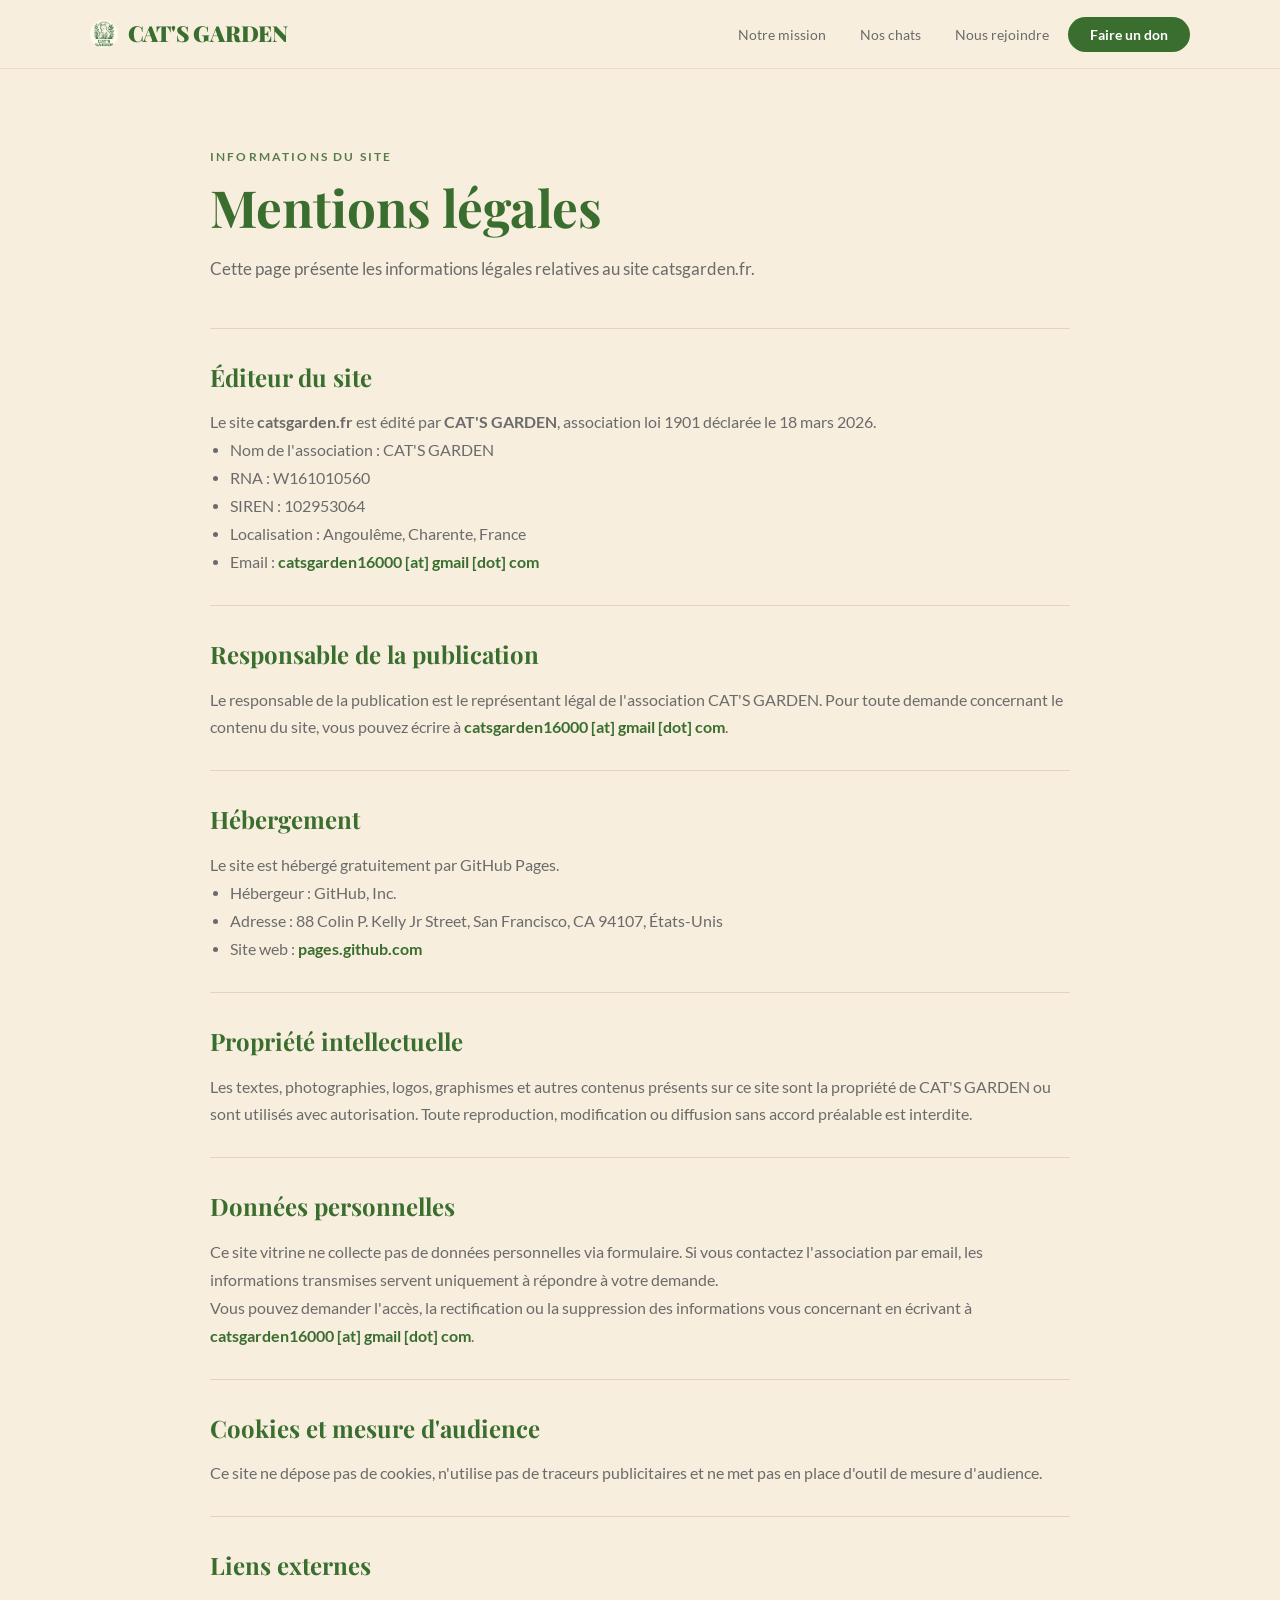
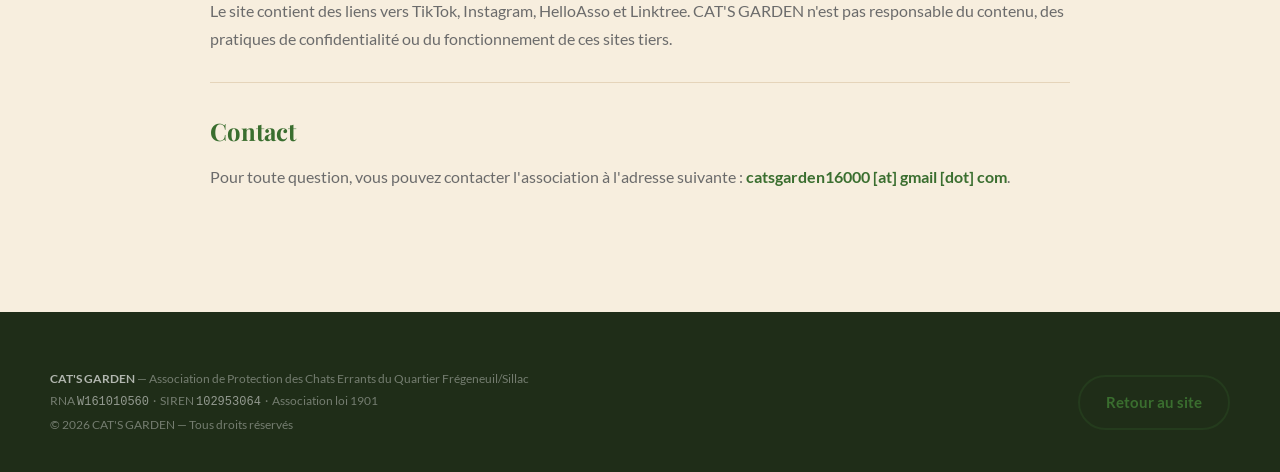
<file: mentions-legales.htm>
<!DOCTYPE html>
<html lang="fr">
<head>
  <meta charset="UTF-8">
  <meta name="viewport" content="width=device-width, initial-scale=1.0">
  <title>Mentions légales | CAT'S GARDEN</title>
  <meta name="description" content="Mentions légales du site catsgarden.fr, édité par l'association CAT'S GARDEN à Angoulême.">
  <meta name="robots" content="index, follow">
  <link rel="canonical" href="https://catsgarden.fr/mentions-legales.htm">
  <link rel="icon" type="image/png" href="src/img/favicon.png">
  <link rel="apple-touch-icon" href="src/img/favicon.png">
  <link rel="stylesheet" href="src/styles.css">
</head>
<body>

<nav class="site-nav" aria-label="Navigation principale">
  <div class="nav-inner">
    <a href="index.html" class="nav-logo">
      <img src="src/img/icone3.jpg" alt="" class="nav-logo-mark" aria-hidden="true">
      CAT'S GARDEN
    </a>
    <ul class="nav-links" role="list">
      <li><a href="index.html#mission">Notre mission</a></li>
      <li><a href="index.html#nos-chats">Nos chats</a></li>
      <li><a href="index.html#rejoindre">Nous rejoindre</a></li>
      <li><a href="index.html#don" class="nav-cta">Faire un don</a></li>
    </ul>
  </div>
</nav>

<main class="legal-page">
  <div class="legal-content">
    <span class="section-eyebrow">Informations du site</span>
    <h1>Mentions légales</h1>
    <p class="legal-intro">
      Cette page présente les informations légales relatives au site catsgarden.fr.
    </p>

    <section class="legal-section">
      <h2>Éditeur du site</h2>
      <p>
        Le site <strong>catsgarden.fr</strong> est édité par <strong>CAT'S GARDEN</strong>,
        association loi 1901 déclarée le 18 mars 2026.
      </p>
      <ul>
        <li>Nom de l'association : CAT'S GARDEN</li>
        <li>RNA : W161010560</li>
        <li>SIREN : 102953064</li>
        <li>Localisation : Angoulême, Charente, France</li>
        <li>Email : <a href="#" class="email-link" data-user="catsgarden16000" data-domain="gmail" data-tld="com">catsgarden16000 [at] gmail [dot] com</a></li>
      </ul>
    </section>

    <section class="legal-section">
      <h2>Responsable de la publication</h2>
      <p>
        Le responsable de la publication est le représentant légal de l'association CAT'S GARDEN.
        Pour toute demande concernant le contenu du site, vous pouvez écrire à
        <a href="#" class="email-link" data-user="catsgarden16000" data-domain="gmail" data-tld="com">catsgarden16000 [at] gmail [dot] com</a>.
      </p>
    </section>

    <section class="legal-section">
      <h2>Hébergement</h2>
      <p>
        Le site est hébergé gratuitement par GitHub Pages.
      </p>
      <ul>
        <li>Hébergeur : GitHub, Inc.</li>
        <li>Adresse : 88 Colin P. Kelly Jr Street, San Francisco, CA 94107, États-Unis</li>
        <li>Site web : <a href="https://pages.github.com/" target="_blank" rel="noopener">pages.github.com</a></li>
      </ul>
    </section>

    <section class="legal-section">
      <h2>Propriété intellectuelle</h2>
      <p>
        Les textes, photographies, logos, graphismes et autres contenus présents sur ce site sont la propriété de
        CAT'S GARDEN ou sont utilisés avec autorisation. Toute reproduction, modification ou diffusion sans accord
        préalable est interdite.
      </p>
    </section>

    <section class="legal-section">
      <h2>Données personnelles</h2>
      <p>
        Ce site vitrine ne collecte pas de données personnelles via formulaire. Si vous contactez l'association par
        email, les informations transmises servent uniquement à répondre à votre demande.
      </p>
      <p>
        Vous pouvez demander l'accès, la rectification ou la suppression des informations vous concernant en écrivant à
        <a href="#" class="email-link" data-user="catsgarden16000" data-domain="gmail" data-tld="com">catsgarden16000 [at] gmail [dot] com</a>.
      </p>
    </section>

    <section class="legal-section">
      <h2>Cookies et mesure d'audience</h2>
      <p>
        Ce site ne dépose pas de cookies, n'utilise pas de traceurs publicitaires et ne met pas en place d'outil de
        mesure d'audience.
      </p>
    </section>

    <section class="legal-section">
      <h2>Liens externes</h2>
      <p>
        Le site contient des liens vers TikTok, Instagram, HelloAsso et Linktree. CAT'S GARDEN n'est pas responsable du contenu,
        des pratiques de confidentialité ou du fonctionnement de ces sites tiers.
      </p>
    </section>

    <section class="legal-section">
      <h2>Contact</h2>
      <p>
        Pour toute question, vous pouvez contacter l'association à l'adresse suivante :
        <a href="#" class="email-link" data-user="catsgarden16000" data-domain="gmail" data-tld="com">catsgarden16000 [at] gmail [dot] com</a>.
      </p>
    </section>
  </div>
</main>

<footer class="site-footer">
  <div class="footer-inner">
    <div class="footer-bottom">
      <div class="footer-legal">
        <strong>CAT'S GARDEN</strong> — Association de Protection des Chats Errants du Quartier Frégeneuil/Sillac<br>
        RNA <code>W161010560</code> &nbsp;·&nbsp; SIREN <code>102953064</code> &nbsp;·&nbsp; Association loi 1901<br>
        © 2026 CAT'S GARDEN — Tous droits réservés
      </div>
      <div class="footer-socials">
        <a href="index.html" class="btn-secondary">Retour au site</a>
      </div>
    </div>
  </div>
</footer>

<script src="src/contact.js"></script>
</body>
</html>
</file>
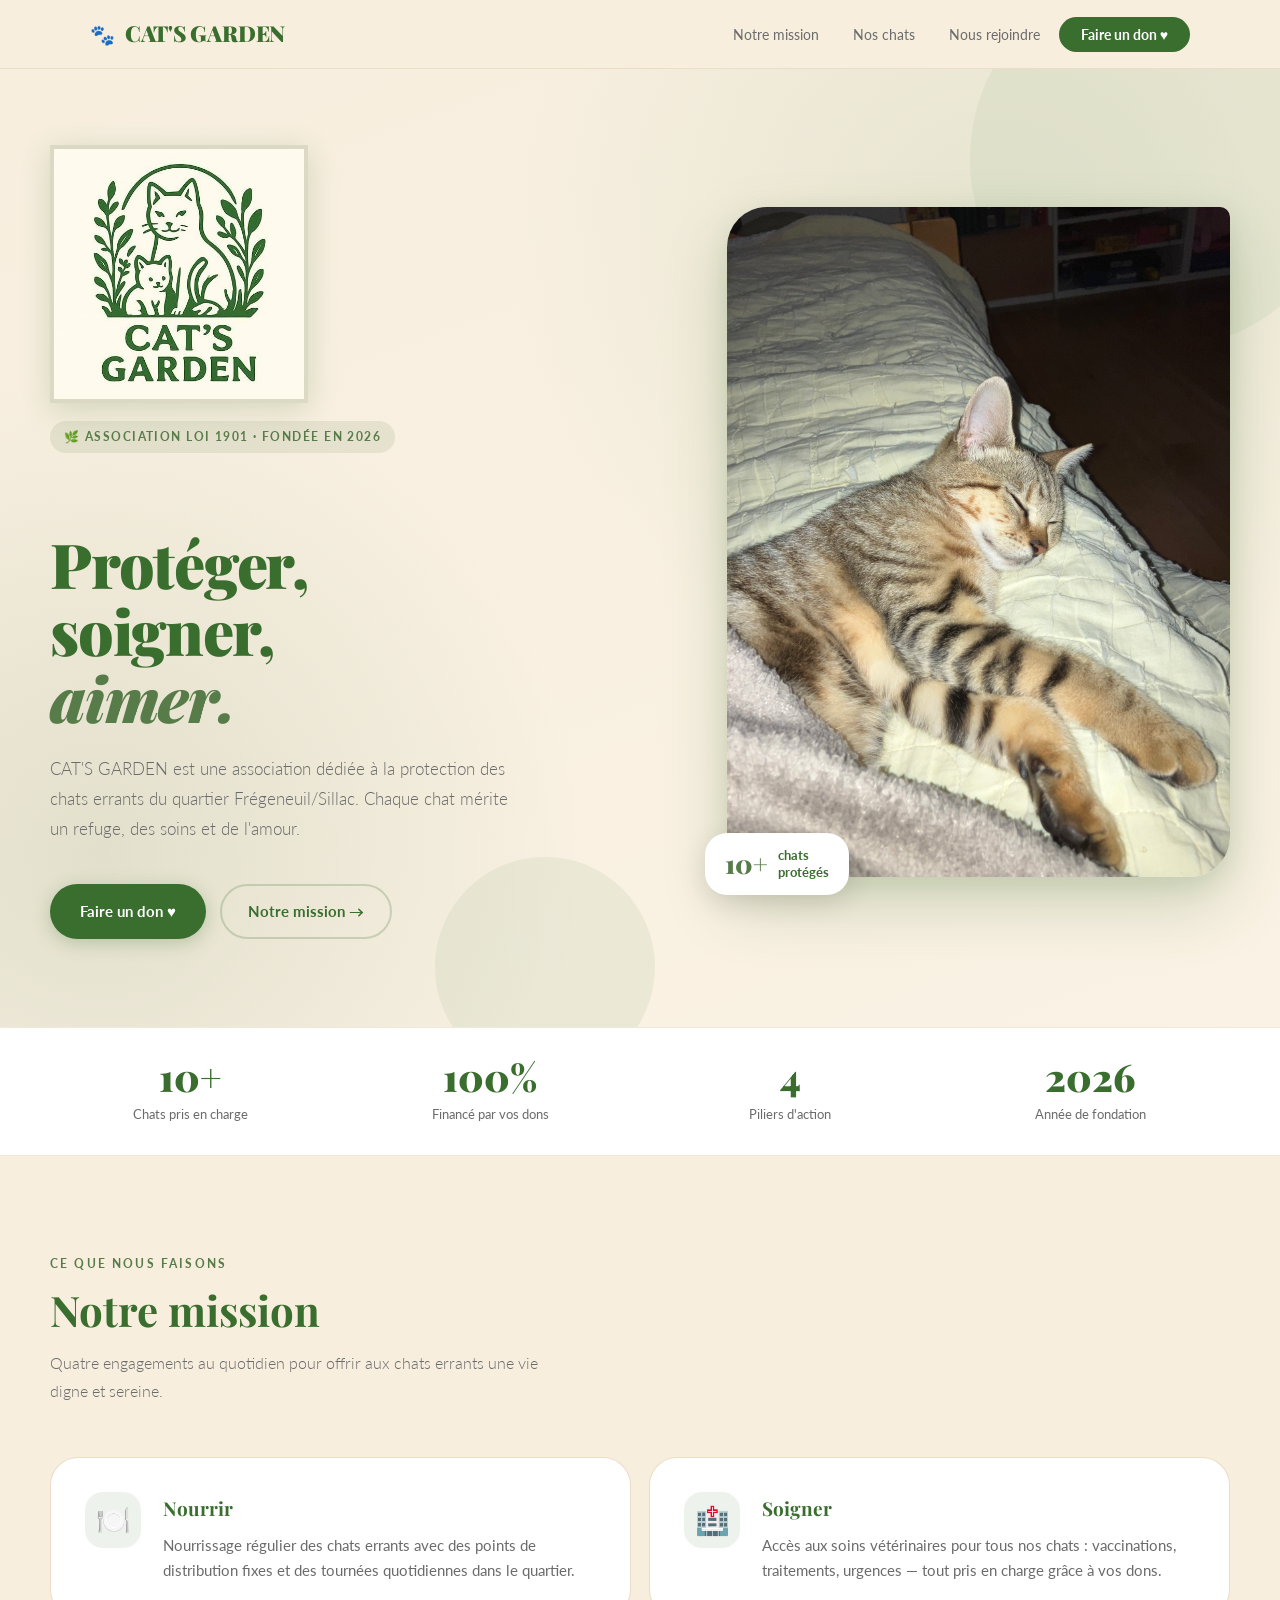
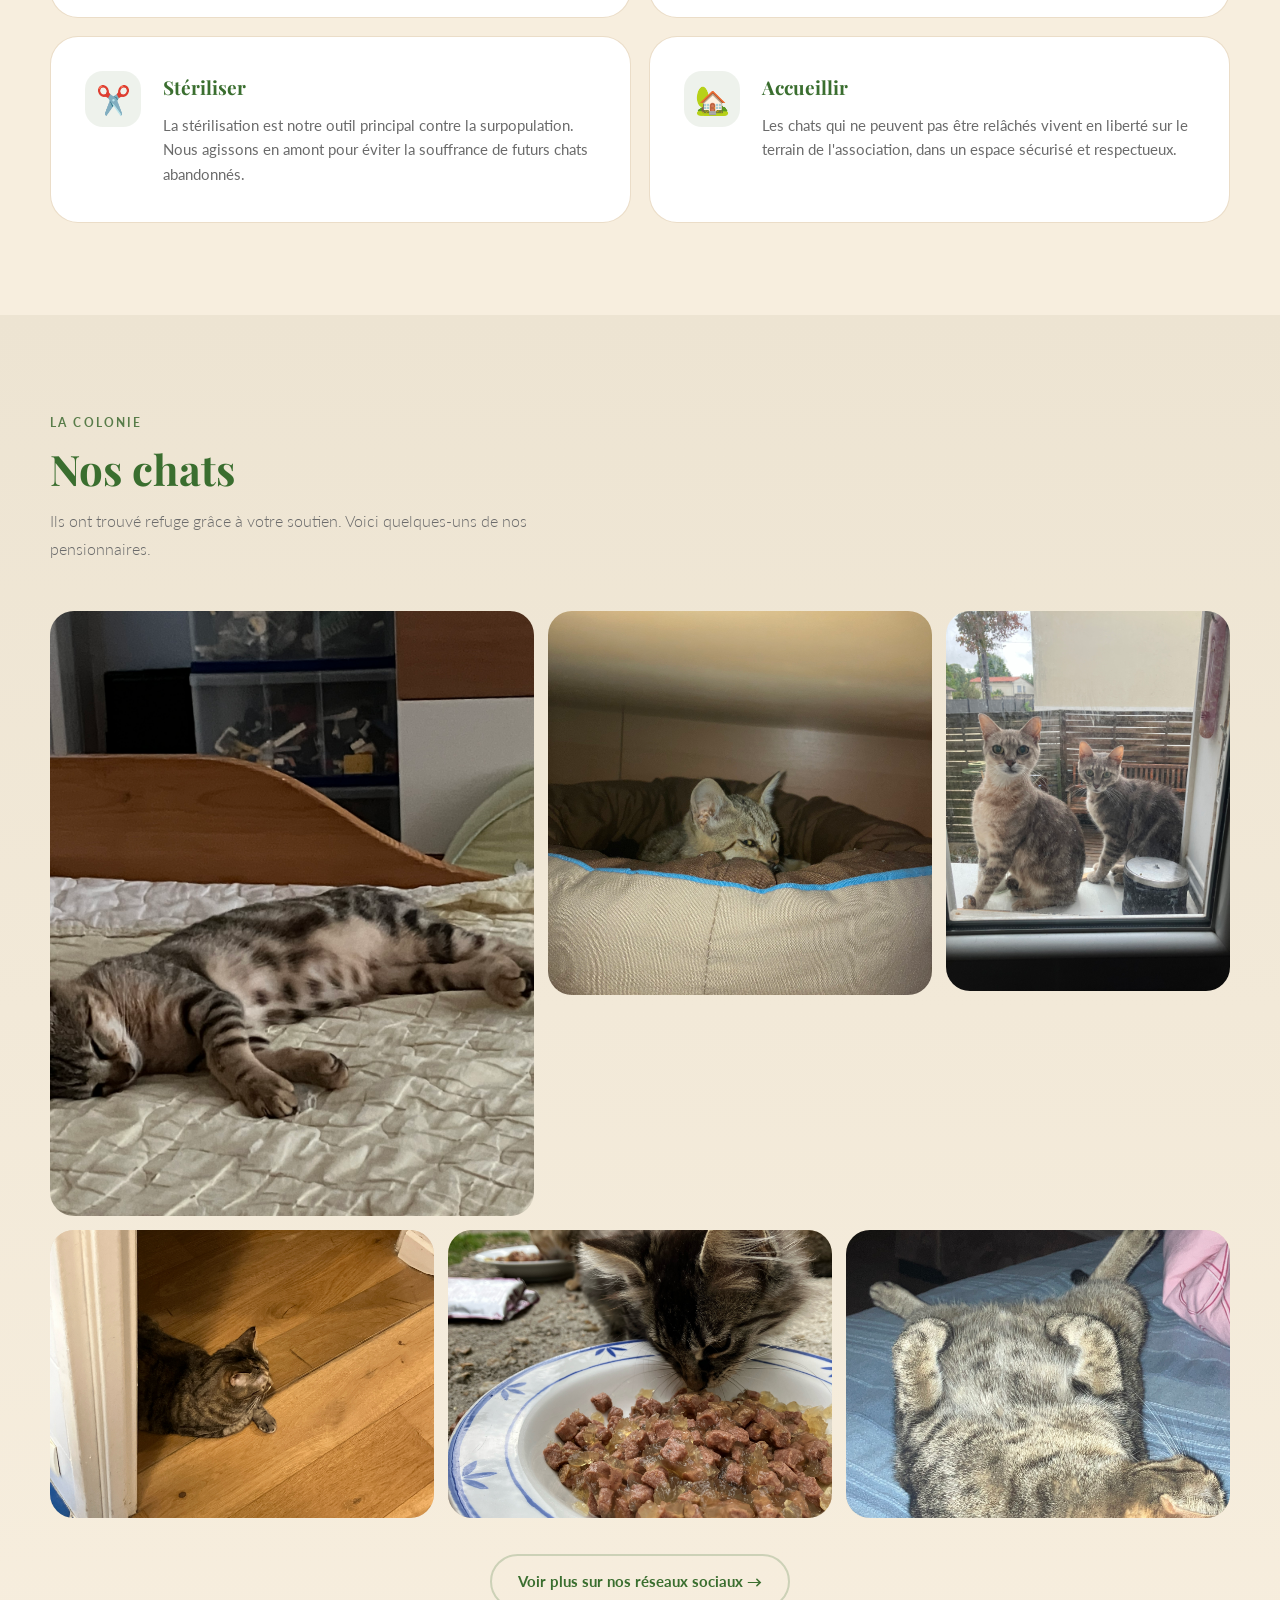
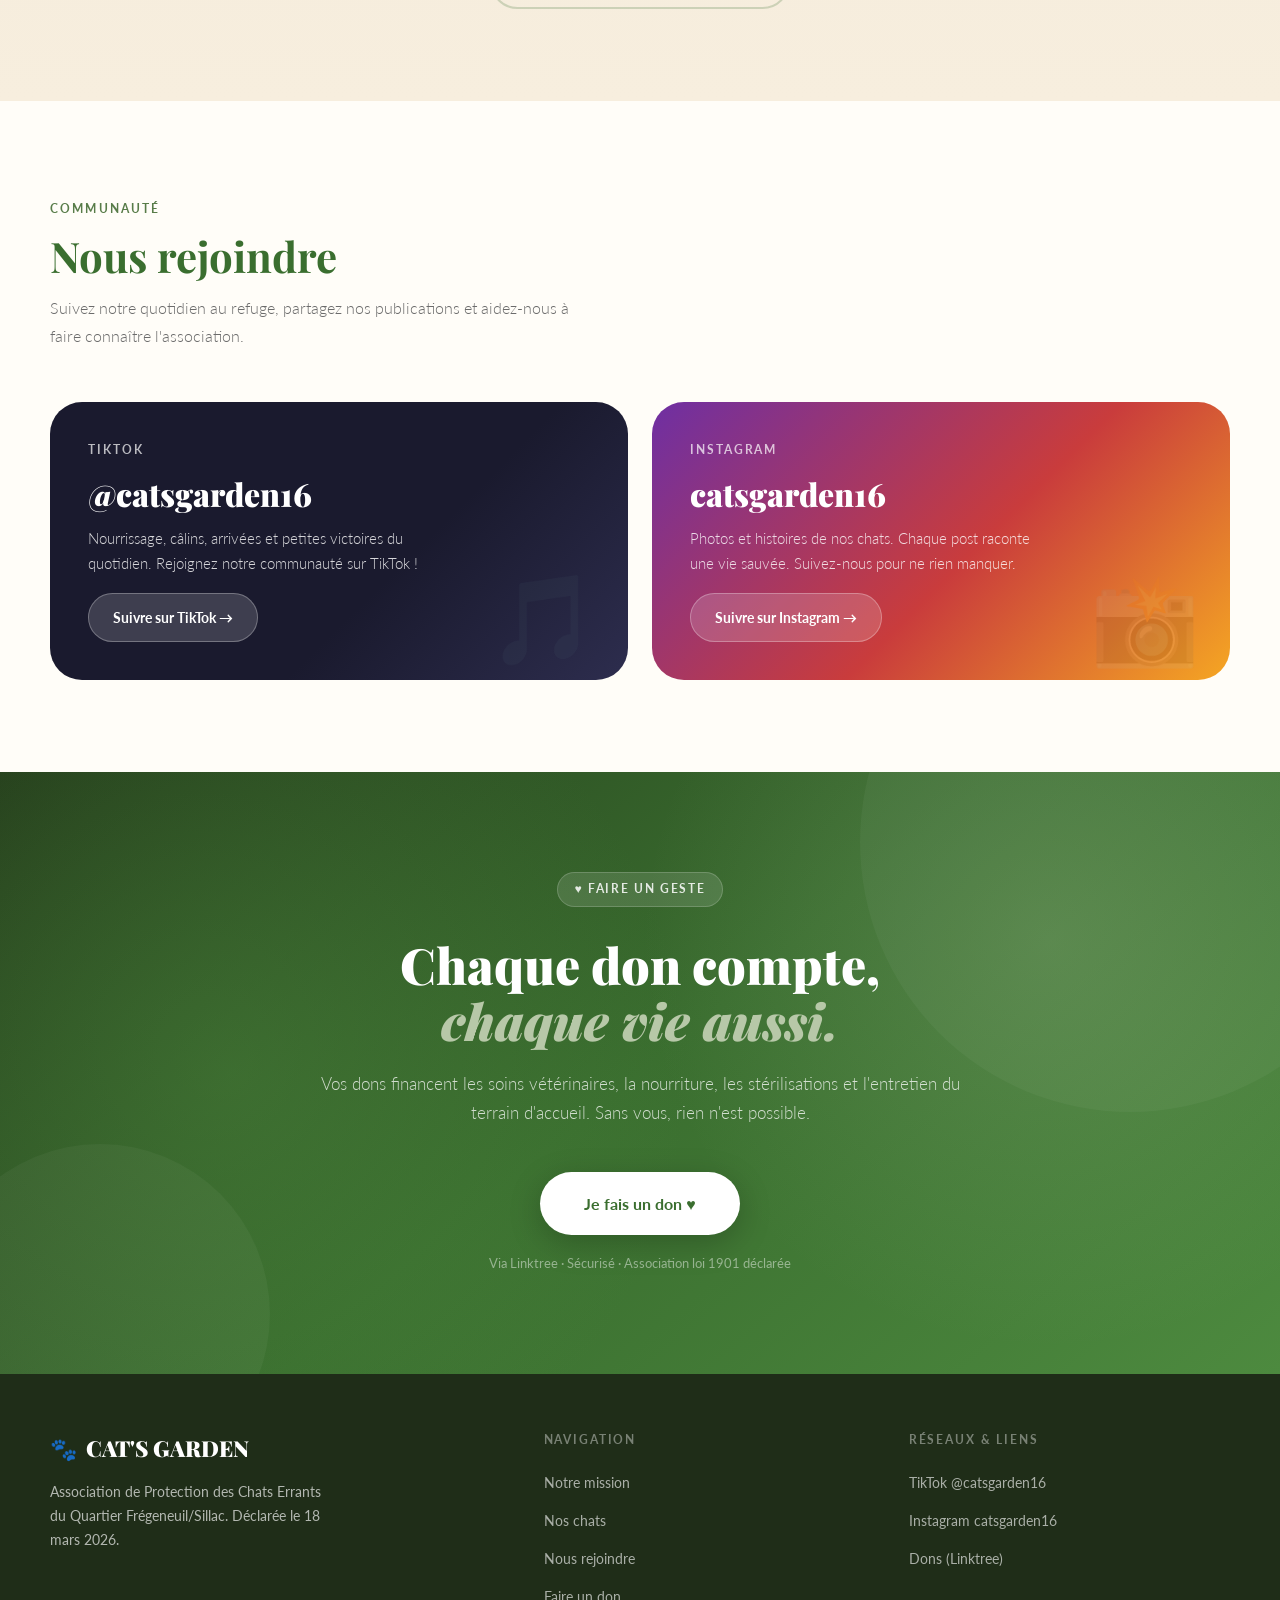
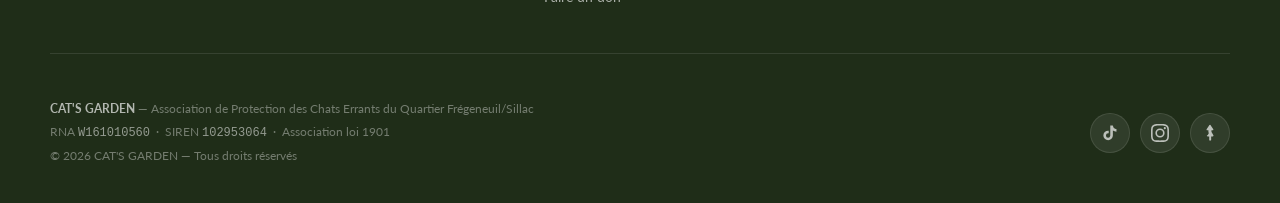
<file: mockup-ui2.html>
<!DOCTYPE html>
<html lang="fr">
<head>
  <meta charset="UTF-8">
  <meta name="viewport" content="width=device-width, initial-scale=1.0">
  <title>CAT'S GARDEN — Maquette complète · Design UI 2 : Carnet du refuge</title>
  <style>
@import url('https://fonts.googleapis.com/css2?family=Playfair+Display:ital,wght@0,700;0,900;1,700&family=Lato:wght@300;400;700&display=swap');

/* ─── VARIABLES ────────────────────────────────── */
:root {
  --bg:           #f7eede;
  --bg-alt:       #fffdf8;
  --bg-dark:      #2a3d22;
  --primary:      #3a6e2f;
  --sage:         #587c49;
  --sage-light:   #b7c8a8;
  --taupe:        #e4d2b6;
  --taupe-dark:   #c9b594;
  --text:         #2c2c2c;
  --text-muted:   #6b6b6b;
  --white:        #ffffff;
  --font-title:   'Playfair Display', Georgia, 'Times New Roman', serif;
  --font-body:    'Lato', 'Helvetica Neue', Arial, sans-serif;
}

/* ─── RESET ─────────────────────────────────────── */
*, *::before, *::after { box-sizing: border-box; margin: 0; padding: 0; }
html { scroll-behavior: smooth; }
body {
  background: var(--bg);
  color: var(--text);
  font-family: var(--font-body);
  font-size: 16px;
  line-height: 1.7;
  overflow-x: hidden;
}
img { display: block; max-width: 100%; }
a { text-decoration: none; }

/* ─── NAV ───────────────────────────────────────── */
.site-nav {
  position: sticky;
  top: 0;
  z-index: 100;
  background: rgba(247, 238, 222, 0.94);
  backdrop-filter: blur(14px);
  -webkit-backdrop-filter: blur(14px);
  border-bottom: 1px solid rgba(228, 210, 182, 0.6);
}
.nav-inner {
  max-width: 1180px;
  margin: 0 auto;
  padding: 0 40px;
  height: 68px;
  display: flex;
  align-items: center;
  justify-content: space-between;
  gap: 20px;
}
.nav-logo {
  display: flex;
  align-items: center;
  gap: 10px;
  font-family: var(--font-title);
  font-size: 22px;
  font-weight: 900;
  color: var(--primary);
  letter-spacing: -0.01em;
}
.nav-logo .paw { font-size: 20px; }
.nav-links {
  display: flex;
  align-items: center;
  gap: 4px;
  list-style: none;
}
.nav-links a {
  color: var(--text-muted);
  font-size: 14px;
  font-weight: 400;
  padding: 7px 15px;
  border-radius: 999px;
  transition: color 0.2s, background 0.2s;
}
.nav-links a:hover {
  color: var(--primary);
  background: rgba(88,124,73,0.09);
}
.nav-links .nav-cta {
  background: var(--primary);
  color: var(--white);
  font-weight: 700;
  padding: 9px 22px;
}
.nav-links .nav-cta:hover { background: var(--sage); }

/* ─── HERO ───────────────────────────────────────── */
.hero {
  background:
    radial-gradient(circle at 78% 18%, rgba(183,200,168,0.28), transparent 38%),
    radial-gradient(circle at 8% 82%, rgba(88,124,73,0.14), transparent 34%),
    linear-gradient(160deg, #f7eede 0%, #faf2e4 100%);
  padding: 76px 40px 88px;
  position: relative;
  overflow: hidden;
}
.hero-inner {
  max-width: 1180px;
  margin: 0 auto;
  display: grid;
  grid-template-columns: 1fr 0.82fr;
  gap: 64px;
  align-items: center;
}
.hero-logo-group {
  display: flex;
  flex-direction: column;
  align-items: flex-start;
  gap: 18px;
  margin-bottom: 26px;
}
.hero-logo {
  width: 258px;
  height: 258px;
  border-radius: 0%;
  object-fit: cover;
  box-shadow: 0 6px 28px rgba(58,110,47,0.2);
  border: 4px solid rgba(88,124,73,0.18);
  display: block;
}
.hero-tag {
  display: inline-flex;
  align-items: center;
  gap: 8px;
  background: rgba(88,124,73,0.12);
  color: var(--sage);
  font-size: 12px;
  font-weight: 700;
  letter-spacing: 0.12em;
  text-transform: uppercase;
  padding: 6px 14px;
  border-radius: 999px;
  margin-bottom: 26px;
}
.hero-title {
  font-family: var(--font-title);
  font-size: clamp(38px, 5.2vw, 62px);
  font-weight: 900;
  color: var(--primary);
  line-height: 1.08;
  margin-bottom: 22px;
  letter-spacing: -0.02em;
}
.hero-title em {
  font-style: italic;
  color: var(--sage);
}
.hero-subtitle {
  font-size: 17px;
  color: var(--text-muted);
  font-weight: 300;
  line-height: 1.75;
  max-width: 480px;
  margin-bottom: 40px;
}
.hero-actions {
  display: flex;
  align-items: center;
  gap: 14px;
  flex-wrap: wrap;
}
.btn-primary {
  display: inline-flex;
  align-items: center;
  gap: 8px;
  background: var(--primary);
  color: var(--white);
  font-weight: 700;
  font-size: 15px;
  padding: 15px 30px;
  border-radius: 999px;
  box-shadow: 0 4px 18px rgba(58,110,47,0.28);
  transition: background 0.2s, transform 0.15s, box-shadow 0.2s;
}
.btn-primary:hover {
  background: var(--sage);
  transform: translateY(-2px);
  box-shadow: 0 8px 26px rgba(58,110,47,0.32);
}
.btn-secondary {
  display: inline-flex;
  align-items: center;
  gap: 8px;
  color: var(--primary);
  font-weight: 700;
  font-size: 15px;
  padding: 13px 26px;
  border-radius: 999px;
  border: 2px solid rgba(58,110,47,0.22);
  transition: border-color 0.2s, background 0.2s;
}
.btn-secondary:hover {
  border-color: var(--sage);
  background: rgba(88,124,73,0.07);
}
.hero-photo-wrap { position: relative; }
.hero-photo-frame {
  border-radius: 40px 10px 40px 10px;
  overflow: hidden;
  aspect-ratio: 3 / 4;
  box-shadow:
    0 28px 64px rgba(58,110,47,0.22),
    0 8px 24px rgba(58,110,47,0.12);
}
.hero-photo-frame img {
  width: 100%;
  height: 100%;
  object-fit: cover;
}
.hero-badge {
  position: absolute;
  bottom: -18px;
  left: -22px;
  background: var(--white);
  border-radius: 22px;
  padding: 14px 20px;
  box-shadow: 0 8px 28px rgba(0,0,0,0.12);
  display: flex;
  align-items: center;
  gap: 10px;
  white-space: nowrap;
}
.hero-badge .badge-num {
  font-family: var(--font-title);
  font-size: 26px;
  font-weight: 900;
  color: var(--sage);
  line-height: 1;
}
.hero-badge .badge-label {
  font-size: 13px;
  font-weight: 700;
  color: var(--primary);
  line-height: 1.3;
}
.hero-bg-blob {
  position: absolute;
  border-radius: 50%;
  background: rgba(183,200,168,0.22);
  pointer-events: none;
}
.hero-bg-blob.b1 { width: 380px; height: 380px; top: -100px; right: -70px; }
.hero-bg-blob.b2 { width: 220px; height: 220px; bottom: -50px; left: 34%; }

/* ─── STATS STRIP ───────────────────────────────── */
.stats-strip {
  background: var(--white);
  border-top: 1px solid rgba(228,210,182,0.5);
  border-bottom: 1px solid rgba(228,210,182,0.5);
  padding: 30px 40px;
}
.stats-inner {
  max-width: 1180px;
  margin: 0 auto;
  display: grid;
  grid-template-columns: repeat(4, 1fr);
  gap: 20px;
  text-align: center;
}
.stat-num {
  font-family: var(--font-title);
  font-size: 38px;
  font-weight: 900;
  color: var(--primary);
  line-height: 1;
  margin-bottom: 7px;
}
.stat-label {
  font-size: 13px;
  color: var(--text-muted);
  font-weight: 400;
}

/* ─── SECTION COMMONS ────────────────────────────── */
.section-wrap {
  max-width: 1180px;
  margin: 0 auto;
}
.section-eyebrow {
  display: inline-block;
  color: var(--sage);
  font-size: 12px;
  font-weight: 700;
  letter-spacing: 0.18em;
  text-transform: uppercase;
  margin-bottom: 12px;
}
.section-title {
  font-family: var(--font-title);
  font-size: clamp(28px, 3.6vw, 42px);
  font-weight: 700;
  color: var(--primary);
  line-height: 1.15;
  margin-bottom: 14px;
}
.section-subtitle {
  font-size: 16px;
  color: var(--text-muted);
  font-weight: 300;
  max-width: 520px;
  line-height: 1.75;
  margin-bottom: 52px;
}

/* ─── MISSION ────────────────────────────────────── */
.mission {
  padding: 92px 40px;
  background: var(--bg);
}
.mission-grid {
  display: grid;
  grid-template-columns: repeat(2, 1fr);
  gap: 18px;
}
.mission-card {
  background: var(--white);
  border: 1px solid rgba(228,210,182,0.75);
  border-radius: 28px;
  padding: 34px;
  display: flex;
  gap: 22px;
  align-items: flex-start;
  transition: box-shadow 0.25s, transform 0.2s;
}
.mission-card:hover {
  box-shadow: 0 14px 40px rgba(58,110,47,0.1);
  transform: translateY(-2px);
}
.mission-icon {
  width: 56px;
  height: 56px;
  border-radius: 18px;
  background: rgba(88,124,73,0.1);
  display: flex;
  align-items: center;
  justify-content: center;
  font-size: 28px;
  flex-shrink: 0;
}
.mission-body h3 {
  font-family: var(--font-title);
  font-size: 19px;
  font-weight: 700;
  color: var(--primary);
  margin-bottom: 10px;
}
.mission-body p {
  font-size: 14.5px;
  color: var(--text-muted);
  line-height: 1.7;
}

/* ─── GALLERY ────────────────────────────────────── */
.gallery {
  padding: 92px 40px;
  background: linear-gradient(180deg, #ede4d2 0%, var(--bg) 100%);
}
.gallery-header {
  max-width: 1180px;
  margin: 0 auto 48px;
}
.gallery-grid {
  max-width: 1180px;
  margin: 0 auto;
  display: grid;
  grid-template-columns: repeat(12, 1fr);
  gap: 14px;
}
.gallery-item {
  border-radius: 24px;
  overflow: hidden;
  position: relative;
  background: var(--taupe);
}
.gallery-item img {
  width: 100%;
  height: 100%;
  object-fit: cover;
  display: block;
  transition: transform 0.5s cubic-bezier(0.25,0.46,0.45,0.94);
}
.gallery-item:hover img { transform: scale(1.06); }
.gi-1  { grid-column: span 5; aspect-ratio: 4 / 5; }
.gi-2  { grid-column: span 4; aspect-ratio: 1 / 1; }
.gi-3  { grid-column: span 3; aspect-ratio: 3 / 4; }
.gi-4  { grid-column: span 4; aspect-ratio: 4 / 3; }
.gi-5  { grid-column: span 4; aspect-ratio: 4 / 3; }
.gi-6  { grid-column: span 4; aspect-ratio: 4 / 3; }
.gallery-cta {
  display: flex;
  justify-content: center;
  margin-top: 36px;
}

/* ─── SOCIAL ─────────────────────────────────────── */
.social {
  padding: 92px 40px;
  background: var(--bg-alt);
}
.social-grid {
  display: grid;
  grid-template-columns: 1fr 1fr;
  gap: 24px;
  margin-top: 48px;
}
.social-card {
  border-radius: 32px;
  padding: 38px;
  display: flex;
  flex-direction: column;
  gap: 16px;
  position: relative;
  overflow: hidden;
  color: var(--white);
}
.social-card-tiktok {
  background: linear-gradient(135deg, #1a1a2e 60%, #2d2d4e 100%);
}
.social-card-instagram {
  background: linear-gradient(135deg, #6e2fa3 0%, #c93c3c 55%, #f5a623 100%);
}
.social-platform {
  font-size: 12px;
  font-weight: 700;
  letter-spacing: 0.16em;
  text-transform: uppercase;
  opacity: 0.7;
}
.social-handle {
  font-family: var(--font-title);
  font-size: 32px;
  font-weight: 900;
  line-height: 1.1;
}
.social-desc {
  font-size: 14.5px;
  opacity: 0.82;
  font-weight: 300;
  line-height: 1.7;
  max-width: 360px;
}
.social-btn {
  display: inline-flex;
  align-items: center;
  gap: 8px;
  background: rgba(255,255,255,0.16);
  color: var(--white);
  font-weight: 700;
  font-size: 14px;
  padding: 12px 24px;
  border-radius: 999px;
  border: 1.5px solid rgba(255,255,255,0.28);
  width: fit-content;
  transition: background 0.2s;
}
.social-btn:hover { background: rgba(255,255,255,0.26); }
.social-deco {
  position: absolute;
  right: 30px;
  bottom: 20px;
  font-size: 88px;
  opacity: 0.1;
  line-height: 1;
  pointer-events: none;
  user-select: none;
}

/* ─── DONATE ─────────────────────────────────────── */
.donate {
  padding: 100px 40px;
  background:
    radial-gradient(circle at 18% 50%, rgba(90,158,71,0.28), transparent 42%),
    radial-gradient(circle at 82% 28%, rgba(183,200,168,0.18), transparent 36%),
    linear-gradient(140deg, #253e1c 0%, #3a6e2f 50%, #4d8a3f 100%);
  position: relative;
  overflow: hidden;
  text-align: center;
}
.donate-inner {
  max-width: 640px;
  margin: 0 auto;
  position: relative;
  z-index: 1;
}
.donate-tag {
  display: inline-flex;
  align-items: center;
  gap: 8px;
  background: rgba(255,255,255,0.12);
  color: rgba(255,255,255,0.85);
  font-size: 12px;
  font-weight: 700;
  letter-spacing: 0.14em;
  text-transform: uppercase;
  padding: 6px 16px;
  border-radius: 999px;
  border: 1px solid rgba(255,255,255,0.18);
  margin-bottom: 30px;
}
.donate-title {
  font-family: var(--font-title);
  font-size: clamp(30px, 4.2vw, 50px);
  font-weight: 900;
  color: var(--white);
  line-height: 1.13;
  margin-bottom: 20px;
}
.donate-title em {
  font-style: italic;
  color: var(--sage-light);
}
.donate-text {
  font-size: 16.5px;
  color: rgba(255,255,255,0.76);
  font-weight: 300;
  line-height: 1.75;
  margin-bottom: 44px;
}
.donate-btn {
  display: inline-flex;
  align-items: center;
  gap: 10px;
  background: var(--white);
  color: var(--primary);
  font-weight: 700;
  font-size: 16px;
  padding: 18px 44px;
  border-radius: 999px;
  box-shadow: 0 8px 32px rgba(0,0,0,0.22);
  transition: transform 0.15s, box-shadow 0.2s;
}
.donate-btn:hover {
  transform: translateY(-3px);
  box-shadow: 0 14px 40px rgba(0,0,0,0.28);
}
.donate-note {
  margin-top: 18px;
  font-size: 12.5px;
  color: rgba(255,255,255,0.46);
}
.donate-blob {
  position: absolute;
  border-radius: 50%;
  background: rgba(255,255,255,0.04);
  pointer-events: none;
}
.donate-blob.db1 { width: 540px; height: 540px; top: -200px; right: -120px; }
.donate-blob.db2 { width: 340px; height: 340px; bottom: -110px; left: -70px; }

/* ─── FOOTER ─────────────────────────────────────── */
.site-footer {
  background: #1f2d18;
  color: rgba(255,255,255,0.66);
  padding: 56px 40px 36px;
}
.footer-inner { max-width: 1180px; margin: 0 auto; }
.footer-top {
  display: grid;
  grid-template-columns: 1.4fr 1fr 1fr;
  gap: 44px;
  margin-bottom: 44px;
  padding-bottom: 44px;
  border-bottom: 1px solid rgba(255,255,255,0.1);
}
.footer-logo {
  font-family: var(--font-title);
  font-size: 22px;
  font-weight: 900;
  color: var(--white);
  margin-bottom: 14px;
  display: flex;
  align-items: center;
  gap: 9px;
}
.footer-brand p {
  font-size: 13.5px;
  line-height: 1.75;
  max-width: 280px;
}
.footer-col h4 {
  font-size: 11.5px;
  font-weight: 700;
  letter-spacing: 0.16em;
  text-transform: uppercase;
  color: rgba(255,255,255,0.4);
  margin-bottom: 18px;
}
.footer-col ul { list-style: none; display: grid; gap: 11px; }
.footer-col ul a {
  color: rgba(255,255,255,0.62);
  font-size: 14px;
  transition: color 0.15s;
}
.footer-col ul a:hover { color: var(--white); }
.footer-bottom {
  display: flex;
  align-items: center;
  justify-content: space-between;
  gap: 16px;
  flex-wrap: wrap;
}
.footer-legal {
  font-size: 12px;
  color: rgba(255,255,255,0.38);
  line-height: 1.9;
}
.footer-legal strong { color: rgba(255,255,255,0.66); }
.footer-legal code {
  font-family: monospace;
  color: rgba(255,255,255,0.52);
}
.footer-socials { display: flex; gap: 10px; }
.footer-social-btn {
  display: flex;
  align-items: center;
  justify-content: center;
  width: 40px;
  height: 40px;
  border-radius: 50%;
  background: rgba(255,255,255,0.08);
  border: 1px solid rgba(255,255,255,0.1);
  transition: background 0.2s;
}
.footer-social-btn svg {
  width: 18px;
  height: 18px;
  fill: rgba(255,255,255,0.68);
  transition: fill 0.2s;
}
.footer-social-btn:hover {
  background: rgba(255,255,255,0.16);
}
.footer-social-btn:hover svg {
  fill: var(--white);
}

/* ─── MOCKUP BADGE ───────────────────────────────── */
.mockup-banner {
  position: fixed;
  bottom: 20px;
  right: 20px;
  background: rgba(42,61,34,0.96);
  backdrop-filter: blur(8px);
  color: rgba(255,255,255,0.9);
  font-size: 11px;
  font-weight: 700;
  letter-spacing: 0.1em;
  text-transform: uppercase;
  padding: 9px 18px;
  border-radius: 999px;
  box-shadow: 0 4px 18px rgba(0,0,0,0.25);
  z-index: 9999;
  pointer-events: none;
  display: flex;
  align-items: center;
  gap: 8px;
}

/* ─── RESPONSIVE ─────────────────────────────────── */
@media (max-width: 960px) {
  .hero-inner { grid-template-columns: 1fr; gap: 44px; }
  .hero-photo-wrap { max-width: 400px; margin: 0 auto; }
  .hero-badge { left: 0; }
  .stats-inner { grid-template-columns: repeat(2, 1fr); }
  .mission-grid { grid-template-columns: 1fr; }
  .gallery-grid { grid-template-columns: repeat(6, 1fr); }
  .gi-1 { grid-column: span 6; }
  .gi-2 { grid-column: span 3; aspect-ratio: 1/1; }
  .gi-3 { grid-column: span 3; aspect-ratio: 1/1; }
  .gi-4 { grid-column: span 6; aspect-ratio: 16/7; }
  .gi-5 { grid-column: span 3; aspect-ratio: 1/1; }
  .gi-6 { grid-column: span 3; aspect-ratio: 1/1; }
  .social-grid { grid-template-columns: 1fr; }
  .footer-top { grid-template-columns: 1fr 1fr; }
  .footer-brand { grid-column: span 2; }
  .nav-links { display: none; }
}
@media (max-width: 600px) {
  .hero { padding: 52px 20px 64px; }
  .mission, .gallery, .social, .donate { padding: 64px 20px; }
  .stats-strip { padding: 24px 20px; }
  .mission-card { flex-direction: column; gap: 14px; }
  .gallery-grid { grid-template-columns: 1fr 1fr; gap: 10px; }
  .gi-1, .gi-2, .gi-3, .gi-4, .gi-5, .gi-6 { grid-column: span 1; aspect-ratio: 1/1; }
  .footer-top { grid-template-columns: 1fr; }
  .footer-brand { grid-column: auto; }
  .footer-bottom { flex-direction: column; align-items: flex-start; gap: 14px; }
  .site-footer { padding: 44px 20px 32px; }
}
  </style>
</head>
<body>


<!-- ════ NAVIGATION ══════════════════════════════════ -->
<nav class="site-nav" aria-label="Navigation principale">
  <div class="nav-inner">
    <a href="#" class="nav-logo">
      <span class="paw" aria-hidden="true">🐾</span>
      CAT'S GARDEN
    </a>
    <ul class="nav-links" role="list">
      <li><a href="#mission">Notre mission</a></li>
      <li><a href="#nos-chats">Nos chats</a></li>
      <li><a href="#rejoindre">Nous rejoindre</a></li>
      <li><a href="#don" class="nav-cta">Faire un don ♥</a></li>
    </ul>
  </div>
</nav>

<!-- ════ HERO ═════════════════════════════════════════ -->
<section class="hero" id="hero">
  <div class="hero-bg-blob b1" aria-hidden="true"></div>
  <div class="hero-bg-blob b2" aria-hidden="true"></div>
  <div class="hero-inner">
    <div class="hero-content">
      <div class="hero-logo-group">
      <div class="hero-logo-group">
        <img src="src/img/icone3.jpg" alt="Logo CAT'S GARDEN" class="hero-logo">
        <span class="hero-tag">🌿 Association loi 1901 · Fondée en 2026</span>
      </div>
      </div>
      <h1 class="hero-title">
        Protéger,<br>
        soigner,<br>
        <em>aimer.</em>
      </h1>
      <p class="hero-subtitle">
        CAT'S GARDEN est une association dédiée à la protection des chats errants du quartier Frégeneuil/Sillac.
        Chaque chat mérite un refuge, des soins et de l'amour.
      </p>
      <div class="hero-actions">
        <a href="#don" class="btn-primary">Faire un don ♥</a>
        <a href="#mission" class="btn-secondary">Notre mission →</a>
      </div>
    </div>
    <div class="hero-photo-wrap">
      <div class="hero-photo-frame">
        <img src="src/img/IMG_6384.JPG" alt="Un chat protégé par l'association CAT'S GARDEN">
      </div>
      <div class="hero-badge" aria-hidden="true">
        <span class="badge-num">10+</span>
        <span class="badge-label">chats<br>protégés</span>
      </div>
    </div>
  </div>
</section>

<!-- ════ STATS ════════════════════════════════════════ -->
<div class="stats-strip" role="region" aria-label="Chiffres clés">
  <div class="stats-inner">
    <div class="stat-item">
      <div class="stat-num">10+</div>
      <div class="stat-label">Chats pris en charge</div>
    </div>
    <div class="stat-item">
      <div class="stat-num">100%</div>
      <div class="stat-label">Financé par vos dons</div>
    </div>
    <div class="stat-item">
      <div class="stat-num">4</div>
      <div class="stat-label">Piliers d'action</div>
    </div>
    <div class="stat-item">
      <div class="stat-num">2026</div>
      <div class="stat-label">Année de fondation</div>
    </div>
  </div>
</div>

<!-- ════ MISSION ══════════════════════════════════════ -->
<section class="mission" id="mission">
  <div class="section-wrap">
    <span class="section-eyebrow">Ce que nous faisons</span>
    <h2 class="section-title">Notre mission</h2>
    <p class="section-subtitle">
      Quatre engagements au quotidien pour offrir aux chats errants une vie digne et sereine.
    </p>
    <div class="mission-grid">
      <div class="mission-card">
        <div class="mission-icon" aria-hidden="true">🍽️</div>
        <div class="mission-body">
          <h3>Nourrir</h3>
          <p>Nourrissage régulier des chats errants avec des points de distribution fixes et des tournées quotidiennes dans le quartier.</p>
        </div>
      </div>
      <div class="mission-card">
        <div class="mission-icon" aria-hidden="true">🏥</div>
        <div class="mission-body">
          <h3>Soigner</h3>
          <p>Accès aux soins vétérinaires pour tous nos chats : vaccinations, traitements, urgences — tout pris en charge grâce à vos dons.</p>
        </div>
      </div>
      <div class="mission-card">
        <div class="mission-icon" aria-hidden="true">✂️</div>
        <div class="mission-body">
          <h3>Stériliser</h3>
          <p>La stérilisation est notre outil principal contre la surpopulation. Nous agissons en amont pour éviter la souffrance de futurs chats abandonnés.</p>
        </div>
      </div>
      <div class="mission-card">
        <div class="mission-icon" aria-hidden="true">🏡</div>
        <div class="mission-body">
          <h3>Accueillir</h3>
          <p>Les chats qui ne peuvent pas être relâchés vivent en liberté sur le terrain de l'association, dans un espace sécurisé et respectueux.</p>
        </div>
      </div>
    </div>
  </div>
</section>

<!-- ════ GALLERY ══════════════════════════════════════ -->
<section class="gallery" id="nos-chats">
  <div class="gallery-header">
    <span class="section-eyebrow">La colonie</span>
    <h2 class="section-title">Nos chats</h2>
    <p class="section-subtitle" style="margin-bottom:0">
      Ils ont trouvé refuge grâce à votre soutien. Voici quelques-uns de nos pensionnaires.
    </p>
  </div>
  <div class="gallery-grid">
    <div class="gallery-item gi-1">
      <img src="src/img/IMG_6295.JPG" alt="Chat du refuge">
    </div>
    <div class="gallery-item gi-2">
      <img src="src/img/IMG_6212.JPG" alt="Chat du refuge">
    </div>
    <div class="gallery-item gi-3">
      <img src="src/img/IMG_6158.JPG" alt="Chat du refuge">
    </div>
    <div class="gallery-item gi-4">
      <img src="src/img/HRYE4953.JPG" alt="Chat du refuge">
    </div>
    <div class="gallery-item gi-5">
      <img src="src/img/MRVK7782.JPG" alt="Chat du refuge">
    </div>
    <div class="gallery-item gi-6">
      <img src="src/img/IMG_5642.JPG" alt="Chat du refuge">
    </div>
  </div>
  <div class="gallery-cta">
    <a href="#rejoindre" class="btn-secondary">Voir plus sur nos réseaux sociaux →</a>
  </div>
</section>

<!-- ════ SOCIAL ═══════════════════════════════════════ -->
<section class="social" id="rejoindre">
  <div class="section-wrap">
    <span class="section-eyebrow">Communauté</span>
    <h2 class="section-title">Nous rejoindre</h2>
    <p class="section-subtitle">
      Suivez notre quotidien au refuge, partagez nos publications et aidez-nous à faire connaître l'association.
    </p>
    <div class="social-grid">
      <div class="social-card social-card-tiktok">
        <div class="social-platform">TikTok</div>
        <div class="social-handle">@catsgarden16</div>
        <p class="social-desc">
          Nourrissage, câlins, arrivées et petites victoires du quotidien. Rejoignez notre communauté sur TikTok !
        </p>
        <a href="https://www.tiktok.com/@catsgarden16" target="_blank" rel="noopener" class="social-btn">
          Suivre sur TikTok →
        </a>
        <span class="social-deco" aria-hidden="true">🎵</span>
      </div>
      <div class="social-card social-card-instagram">
        <div class="social-platform">Instagram</div>
        <div class="social-handle">catsgarden16</div>
        <p class="social-desc">
          Photos et histoires de nos chats. Chaque post raconte une vie sauvée. Suivez-nous pour ne rien manquer.
        </p>
        <a href="https://www.instagram.com/catsgarden16" target="_blank" rel="noopener" class="social-btn">
          Suivre sur Instagram →
        </a>
        <span class="social-deco" aria-hidden="true">📸</span>
      </div>
    </div>
  </div>
</section>

<!-- ════ DONATE ═══════════════════════════════════════ -->
<section class="donate" id="don">
  <div class="donate-blob db1" aria-hidden="true"></div>
  <div class="donate-blob db2" aria-hidden="true"></div>
  <div class="donate-inner">
    <div class="donate-tag">♥ Faire un geste</div>
    <h2 class="donate-title">
      Chaque don compte,<br>
      <em>chaque vie aussi.</em>
    </h2>
    <p class="donate-text">
      Vos dons financent les soins vétérinaires, la nourriture, les stérilisations et l'entretien du terrain d'accueil.
      Sans vous, rien n'est possible.
    </p>
    <a href="https://linktr.ee/catsgarden16000" target="_blank" rel="noopener" class="donate-btn">
      Je fais un don ♥
    </a>
    <p class="donate-note">Via Linktree · Sécurisé · Association loi 1901 déclarée</p>
  </div>
</section>

<!-- ════ FOOTER ═══════════════════════════════════════ -->
<footer class="site-footer">
  <div class="footer-inner">
    <div class="footer-top">
      <div class="footer-brand">
        <div class="footer-logo">
          <span aria-hidden="true">🐾</span>
          CAT'S GARDEN
        </div>
        <p>
          Association de Protection des Chats Errants du Quartier Frégeneuil/Sillac.
          Déclarée le 18 mars 2026.
        </p>
      </div>
      <div class="footer-col">
        <h4>Navigation</h4>
        <ul>
          <li><a href="#mission">Notre mission</a></li>
          <li><a href="#nos-chats">Nos chats</a></li>
          <li><a href="#rejoindre">Nous rejoindre</a></li>
          <li><a href="#don">Faire un don</a></li>
        </ul>
      </div>
      <div class="footer-col">
        <h4>Réseaux &amp; liens</h4>
        <ul>
          <li><a href="https://www.tiktok.com/@catsgarden16" target="_blank" rel="noopener">TikTok @catsgarden16</a></li>
          <li><a href="https://www.instagram.com/catsgarden16" target="_blank" rel="noopener">Instagram catsgarden16</a></li>
          <li><a href="https://linktr.ee/catsgarden16000" target="_blank" rel="noopener">Dons (Linktree)</a></li>
        </ul>
      </div>
    </div>
    <div class="footer-bottom">
      <div class="footer-legal">
        <strong>CAT'S GARDEN</strong> — Association de Protection des Chats Errants du Quartier Frégeneuil/Sillac<br>
        RNA <code>W161010560</code> &nbsp;·&nbsp; SIREN <code>102953064</code> &nbsp;·&nbsp; Association loi 1901<br>
        © 2026 CAT'S GARDEN — Tous droits réservés
      </div>
      <div class="footer-socials">
        <a href="https://www.tiktok.com/@catsgarden16" class="footer-social-btn" target="_blank" rel="noopener" aria-label="TikTok">
          <svg viewBox="0 0 24 24" xmlns="http://www.w3.org/2000/svg"><path d="M19.59 6.69a4.83 4.83 0 0 1-3.77-4.25V2h-3.45v13.67a2.89 2.89 0 0 1-2.88 2.5 2.89 2.89 0 0 1-2.89-2.89 2.89 2.89 0 0 1 2.89-2.89c.28 0 .54.04.79.1V9.01a6.32 6.32 0 0 0-.79-.05 6.34 6.34 0 0 0-6.34 6.34 6.34 6.34 0 0 0 6.34 6.34 6.34 6.34 0 0 0 6.33-6.34V8.69a8.18 8.18 0 0 0 4.78 1.52V6.75a4.85 4.85 0 0 1-1.01-.06z"/></svg>
        </a>
        <a href="https://www.instagram.com/catsgarden16" class="footer-social-btn" target="_blank" rel="noopener" aria-label="Instagram">
          <svg viewBox="0 0 24 24" xmlns="http://www.w3.org/2000/svg"><path d="M12 2.163c3.204 0 3.584.012 4.85.07 3.252.148 4.771 1.691 4.919 4.919.058 1.265.069 1.645.069 4.849 0 3.205-.012 3.584-.069 4.849-.149 3.225-1.664 4.771-4.919 4.919-1.266.058-1.644.07-4.85.07-3.204 0-3.584-.012-4.849-.07-3.26-.149-4.771-1.699-4.919-4.92-.058-1.265-.07-1.644-.07-4.849 0-3.204.013-3.583.07-4.849.149-3.227 1.664-4.771 4.919-4.919 1.266-.057 1.645-.069 4.849-.069zM12 0C8.741 0 8.333.014 7.053.072 2.695.272.273 2.69.073 7.052.014 8.333 0 8.741 0 12c0 3.259.014 3.668.072 4.948.2 4.358 2.618 6.78 6.98 6.98C8.333 23.986 8.741 24 12 24c3.259 0 3.668-.014 4.948-.072 4.354-.2 6.782-2.618 6.979-6.98.059-1.28.073-1.689.073-4.948 0-3.259-.014-3.667-.072-4.947-.196-4.354-2.617-6.78-6.979-6.98C15.668.014 15.259 0 12 0zm0 5.838a6.162 6.162 0 1 0 0 12.324 6.162 6.162 0 0 0 0-12.324zM12 16a4 4 0 1 1 0-8 4 4 0 0 1 0 8zm6.406-11.845a1.44 1.44 0 1 0 0 2.881 1.44 1.44 0 0 0 0-2.881z"/></svg>
        </a>
        <a href="https://linktr.ee/catsgarden16000" class="footer-social-btn" target="_blank" rel="noopener" aria-label="Linktree">
          <svg viewBox="0 0 24 24" xmlns="http://www.w3.org/2000/svg"><path d="M7.953 15.066c-.08.163-.08.324-.08.486.08.648.566 1.134 1.214 1.134h1.862v4.175c0 .728.566 1.296 1.295 1.296.73 0 1.296-.568 1.296-1.296v-4.175h1.862c.648 0 1.134-.486 1.214-1.134 0-.162 0-.323-.08-.486l-3.643-6.446a.34.34 0 0 0-.324-.162.34.34 0 0 0-.324.162l-3.292 6.446zm3.292-13.85L7.47 7.06c-.162.243-.162.567 0 .81.162.243.405.324.648.324h1.781v2.835c0 .486.405.891.891.891h2.268c.486 0 .891-.405.891-.891V8.194h1.781c.243 0 .486-.081.648-.324.162-.243.162-.567 0-.81L12.59 1.216a.648.648 0 0 0-1.134 0h-.081l-.13-.001z"/></svg>
        </a>
      </div>
    </div>
  </div>
</footer>

</body>
</html>
</file>
<file: src/styles.css>
@font-face {
  font-family: 'Lato';
  font-style: normal;
  font-weight: 300;
  font-display: swap;
  src: url('fonts/lato-300.ttf') format('truetype');
}

@font-face {
  font-family: 'Lato';
  font-style: normal;
  font-weight: 400;
  font-display: swap;
  src: url('fonts/lato-400.ttf') format('truetype');
}

@font-face {
  font-family: 'Lato';
  font-style: normal;
  font-weight: 700;
  font-display: swap;
  src: url('fonts/lato-700.ttf') format('truetype');
}

@font-face {
  font-family: 'Playfair Display';
  font-style: normal;
  font-weight: 700;
  font-display: swap;
  src: url('fonts/playfair-display-700.ttf') format('truetype');
}

@font-face {
  font-family: 'Playfair Display';
  font-style: normal;
  font-weight: 900;
  font-display: swap;
  src: url('fonts/playfair-display-900.ttf') format('truetype');
}

@font-face {
  font-family: 'Playfair Display';
  font-style: italic;
  font-weight: 700;
  font-display: swap;
  src: url('fonts/playfair-display-700-italic.ttf') format('truetype');
}

/* ─── VARIABLES ────────────────────────────────── */
:root {
  --bg:           #f7eede;
  --bg-alt:       #fffdf8;
  --bg-dark:      #2a3d22;
  --primary:      #3a6e2f;
  --sage:         #587c49;
  --sage-light:   #b7c8a8;
  --taupe:        #e4d2b6;
  --taupe-dark:   #c9b594;
  --text:         #2c2c2c;
  --text-muted:   #6b6b6b;
  --white:        #ffffff;
  --font-title:   'Playfair Display', Georgia, 'Times New Roman', serif;
  --font-body:    'Lato', 'Helvetica Neue', Arial, sans-serif;
}

/* ─── RESET ─────────────────────────────────────── */
*, *::before, *::after { box-sizing: border-box; margin: 0; padding: 0; }
html { scroll-behavior: smooth; }
body {
  background: var(--bg);
  color: var(--text);
  font-family: var(--font-body);
  font-size: 16px;
  line-height: 1.7;
  overflow-x: hidden;
}
img { display: block; max-width: 100%; }
a { text-decoration: none; }

/* ─── NAV ───────────────────────────────────────── */
.site-nav {
  position: sticky;
  top: 0;
  z-index: 100;
  background: rgba(247, 238, 222, 0.94);
  backdrop-filter: blur(14px);
  -webkit-backdrop-filter: blur(14px);
  border-bottom: 1px solid rgba(228, 210, 182, 0.6);
}
.nav-inner {
  max-width: 1180px;
  margin: 0 auto;
  padding: 0 40px;
  height: 68px;
  display: flex;
  align-items: center;
  justify-content: space-between;
  gap: 20px;
}
.nav-logo {
  display: flex;
  align-items: center;
  gap: 10px;
  font-family: var(--font-title);
  font-size: 22px;
  font-weight: 900;
  color: var(--primary);
  letter-spacing: -0.01em;
}
.nav-logo-mark {
  width: 1.25em;
  height: 1.25em;
  object-fit: cover;
  border-radius: 50%;
  flex-shrink: 0;
}
.nav-links {
  display: flex;
  align-items: center;
  gap: 4px;
  list-style: none;
}
.nav-links a {
  color: var(--text-muted);
  font-size: 14px;
  font-weight: 400;
  padding: 7px 15px;
  border-radius: 999px;
  transition: color 0.2s, background 0.2s;
}
.nav-links a:hover {
  color: var(--primary);
  background: rgba(88,124,73,0.09);
}
.nav-links .nav-cta {
  background: var(--primary);
  color: var(--white);
  font-weight: 700;
  padding: 9px 22px;
}
.nav-links .nav-cta:hover { background: var(--sage); }

/* ─── HERO ───────────────────────────────────────── */
.hero {
  background:
    radial-gradient(circle at 78% 18%, rgba(183,200,168,0.28), transparent 38%),
    radial-gradient(circle at 8% 82%, rgba(88,124,73,0.14), transparent 34%),
    linear-gradient(160deg, #f7eede 0%, #faf2e4 100%);
  padding: 76px 40px 88px;
  position: relative;
  overflow: hidden;
}
.hero-inner {
  max-width: 1180px;
  margin: 0 auto;
  display: grid;
  grid-template-columns: 1fr 0.82fr;
  gap: 64px;
  align-items: center;
}
.hero-logo-group {
  display: flex;
  flex-direction: column;
  align-items: flex-start;
  gap: 18px;
  margin-bottom: 26px;
}
.hero-logo {
  width: 258px;
  height: 258px;
  border-radius: 0%;
  object-fit: cover;
  box-shadow: 0 6px 28px rgba(58,110,47,0.2);
  border: 4px solid rgba(88,124,73,0.18);
  display: block;
}
.hero-tag {
  display: inline-flex;
  align-items: center;
  gap: 8px;
  background: rgba(88,124,73,0.12);
  color: var(--sage);
  font-size: 12px;
  font-weight: 700;
  letter-spacing: 0.12em;
  text-transform: uppercase;
  padding: 6px 14px;
  border-radius: 999px;
  margin-bottom: 26px;
}
.hero-title {
  font-family: var(--font-title);
  font-size: clamp(38px, 5.2vw, 62px);
  font-weight: 900;
  color: var(--primary);
  line-height: 1.08;
  margin-bottom: 22px;
  letter-spacing: -0.02em;
}
.hero-title em {
  font-style: italic;
  color: var(--sage);
}
.hero-subtitle {
  font-size: 17px;
  color: var(--text-muted);
  font-weight: 300;
  line-height: 1.75;
  max-width: 480px;
  margin-bottom: 40px;
}
.hero-actions {
  display: flex;
  align-items: center;
  gap: 14px;
  flex-wrap: wrap;
}
.btn-primary {
  display: inline-flex;
  align-items: center;
  gap: 8px;
  background: var(--primary);
  color: var(--white);
  font-weight: 700;
  font-size: 15px;
  padding: 15px 30px;
  border-radius: 999px;
  box-shadow: 0 4px 18px rgba(58,110,47,0.28);
  transition: background 0.2s, transform 0.15s, box-shadow 0.2s;
}
.btn-primary:hover {
  background: var(--sage);
  transform: translateY(-2px);
  box-shadow: 0 8px 26px rgba(58,110,47,0.32);
}
.btn-secondary {
  display: inline-flex;
  align-items: center;
  gap: 8px;
  color: var(--primary);
  font-weight: 700;
  font-size: 15px;
  padding: 13px 26px;
  border-radius: 999px;
  border: 2px solid rgba(58,110,47,0.22);
  transition: border-color 0.2s, background 0.2s;
}
.btn-secondary:hover {
  border-color: var(--sage);
  background: rgba(88,124,73,0.07);
}
.hero-photo-wrap { position: relative; }
.hero-photo-frame {
  border-radius: 40px 10px 40px 10px;
  overflow: hidden;
  aspect-ratio: 3 / 4;
  box-shadow:
    0 28px 64px rgba(58,110,47,0.22),
    0 8px 24px rgba(58,110,47,0.12);
}
.hero-photo-frame img {
  width: 100%;
  height: 100%;
  object-fit: cover;
}
.hero-badge {
  position: absolute;
  bottom: -18px;
  left: -22px;
  background: var(--white);
  border-radius: 22px;
  padding: 14px 20px;
  box-shadow: 0 8px 28px rgba(0,0,0,0.12);
  display: flex;
  align-items: center;
  gap: 10px;
  white-space: nowrap;
}
.hero-badge .badge-num {
  font-family: var(--font-title);
  font-size: 26px;
  font-weight: 900;
  color: var(--sage);
  line-height: 1;
}
.hero-badge .badge-label {
  font-size: 13px;
  font-weight: 700;
  color: var(--primary);
  line-height: 1.3;
}
.hero-bg-blob {
  position: absolute;
  border-radius: 50%;
  background: rgba(183,200,168,0.22);
  pointer-events: none;
}
.hero-bg-blob.b1 { width: 380px; height: 380px; top: -100px; right: -70px; }
.hero-bg-blob.b2 { width: 220px; height: 220px; bottom: -50px; left: 34%; }

/* ─── STATS STRIP ───────────────────────────────── */
.stats-strip {
  background: var(--white);
  border-top: 1px solid rgba(228,210,182,0.5);
  border-bottom: 1px solid rgba(228,210,182,0.5);
  padding: 30px 40px;
}
.stats-inner {
  max-width: 1180px;
  margin: 0 auto;
  display: grid;
  grid-template-columns: repeat(4, 1fr);
  gap: 20px;
  text-align: center;
}
.stat-num {
  font-family: var(--font-title);
  font-size: 38px;
  font-weight: 900;
  color: var(--primary);
  line-height: 1;
  margin-bottom: 7px;
}
.stat-label {
  font-size: 13px;
  color: var(--text-muted);
  font-weight: 400;
}

/* ─── SECTION COMMONS ────────────────────────────── */
.section-wrap {
  max-width: 1180px;
  margin: 0 auto;
}
.section-eyebrow {
  display: inline-block;
  color: var(--sage);
  font-size: 12px;
  font-weight: 700;
  letter-spacing: 0.18em;
  text-transform: uppercase;
  margin-bottom: 12px;
}
.section-title {
  font-family: var(--font-title);
  font-size: clamp(28px, 3.6vw, 42px);
  font-weight: 700;
  color: var(--primary);
  line-height: 1.15;
  margin-bottom: 14px;
}
.section-subtitle {
  font-size: 16px;
  color: var(--text-muted);
  font-weight: 300;
  max-width: 520px;
  line-height: 1.75;
  margin-bottom: 52px;
}

/* ─── MISSION ────────────────────────────────────── */
.mission {
  padding: 92px 40px;
  background: var(--bg);
}
.mission-grid {
  display: grid;
  grid-template-columns: repeat(2, 1fr);
  gap: 18px;
}
.mission-card {
  background: var(--white);
  border: 1px solid rgba(228,210,182,0.75);
  border-radius: 28px;
  padding: 34px;
  display: flex;
  gap: 22px;
  align-items: flex-start;
  transition: box-shadow 0.25s, transform 0.2s;
}
.mission-card:hover {
  box-shadow: 0 14px 40px rgba(58,110,47,0.1);
  transform: translateY(-2px);
}
.mission-icon {
  width: 56px;
  height: 56px;
  border-radius: 18px;
  background: rgba(88,124,73,0.1);
  display: flex;
  align-items: center;
  justify-content: center;
  font-size: 28px;
  flex-shrink: 0;
}
.mission-body h3 {
  font-family: var(--font-title);
  font-size: 19px;
  font-weight: 700;
  color: var(--primary);
  margin-bottom: 10px;
}
.mission-body p {
  font-size: 14.5px;
  color: var(--text-muted);
  line-height: 1.7;
}

/* ─── GALLERY ────────────────────────────────────── */
.gallery {
  padding: 92px 40px;
  background: linear-gradient(180deg, #ede4d2 0%, var(--bg) 100%);
}
.gallery-header {
  max-width: 1180px;
  margin: 0 auto 48px;
}
.gallery-grid {
  max-width: 1180px;
  margin: 0 auto;
  display: grid;
  grid-template-columns: repeat(4, minmax(0, 1fr));
  gap: 22px;
}
.cat-card {
  background: rgba(255,255,255,0.86);
  border: 1px solid rgba(228,210,182,0.82);
  border-radius: 24px;
  padding: 12px 12px 18px;
  box-shadow: 0 12px 34px rgba(58,110,47,0.08);
  transition: border-color 0.2s, box-shadow 0.25s, transform 0.2s;
}
.cat-card:hover {
  border-color: rgba(88,124,73,0.38);
  box-shadow: 0 18px 44px rgba(58,110,47,0.13);
  transform: translateY(-3px);
}
.cat-card-photo {
  aspect-ratio: 4 / 5;
  border-radius: 18px;
  overflow: hidden;
  background: var(--taupe);
}
.cat-card-photo img {
  width: 100%;
  height: 100%;
  margin: 0 auto;
  object-fit: cover;
  display: block;
  transform: translateZ(0) scale(1.01);
  backface-visibility: hidden;
  transition: transform 0.45s cubic-bezier(0.25,0.46,0.45,0.94);
  will-change: transform;
}
.cat-card:hover .cat-card-photo img { transform: translateZ(0) scale(1.07); }
.cat-card-name {
  margin-top: 14px;
  color: var(--primary);
  font-family: var(--font-title);
  font-size: 22px;
  font-weight: 700;
  line-height: 1.2;
  text-align: center;
}
.cat-card-sex {
  color: var(--sage);
  font-family: var(--font-body);
  font-size: 0.82em;
  font-weight: 700;
  margin-left: 6px;
  vertical-align: 0.04em;
}
.gallery-cta {
  display: flex;
  justify-content: center;
  margin-top: 36px;
}

/* ─── SOCIAL ─────────────────────────────────────── */
.social {
  padding: 92px 40px;
  background: var(--bg-alt);
}
.social-grid {
  display: grid;
  grid-template-columns: 1fr 1fr;
  gap: 24px;
  margin-top: 48px;
}
.social-card {
  border-radius: 32px;
  padding: 38px;
  display: flex;
  flex-direction: column;
  gap: 16px;
  position: relative;
  overflow: hidden;
  color: var(--white);
}
.social-card-tiktok {
  background: linear-gradient(135deg, #1a1a2e 60%, #2d2d4e 100%);
}
.social-card-instagram {
  background: linear-gradient(135deg, #6e2fa3 0%, #c93c3c 55%, #f5a623 100%);
}
.contact-direct {
  margin-top: 28px;
  color: var(--text-muted);
  font-size: 15px;
  text-align: center;
}
.contact-direct a {
  color: var(--primary);
  font-weight: 700;
}
.contact-direct a:hover { color: var(--sage); }
.social-platform {
  font-size: 12px;
  font-weight: 700;
  letter-spacing: 0.16em;
  text-transform: uppercase;
  opacity: 0.7;
}
.social-handle {
  font-family: var(--font-title);
  font-size: 32px;
  font-weight: 900;
  line-height: 1.1;
}
.social-desc {
  font-size: 14.5px;
  opacity: 0.82;
  font-weight: 300;
  line-height: 1.7;
  max-width: 360px;
}
.social-btn {
  display: inline-flex;
  align-items: center;
  gap: 8px;
  background: rgba(255,255,255,0.16);
  color: var(--white);
  font-weight: 700;
  font-size: 14px;
  padding: 12px 24px;
  border-radius: 999px;
  border: 1.5px solid rgba(255,255,255,0.28);
  width: fit-content;
  transition: background 0.2s;
}
.social-btn:hover { background: rgba(255,255,255,0.26); }
.social-deco {
  position: absolute;
  right: 30px;
  bottom: 20px;
  font-size: 88px;
  opacity: 0.1;
  line-height: 1;
  pointer-events: none;
  user-select: none;
}

/* ─── DONATE ─────────────────────────────────────── */
.donate {
  padding: 100px 40px;
  background:
    radial-gradient(circle at 18% 50%, rgba(90,158,71,0.28), transparent 42%),
    radial-gradient(circle at 82% 28%, rgba(183,200,168,0.18), transparent 36%),
    linear-gradient(140deg, #253e1c 0%, #3a6e2f 50%, #4d8a3f 100%);
  position: relative;
  overflow: hidden;
  text-align: center;
}
.donate-inner {
  max-width: 640px;
  margin: 0 auto;
  position: relative;
  z-index: 1;
}
.donate-tag {
  display: inline-flex;
  align-items: center;
  gap: 8px;
  background: rgba(255,255,255,0.12);
  color: rgba(255,255,255,0.85);
  font-size: 12px;
  font-weight: 700;
  letter-spacing: 0.14em;
  text-transform: uppercase;
  padding: 6px 16px;
  border-radius: 999px;
  border: 1px solid rgba(255,255,255,0.18);
  margin-bottom: 30px;
}
.donate-title {
  font-family: var(--font-title);
  font-size: clamp(30px, 4.2vw, 50px);
  font-weight: 900;
  color: var(--white);
  line-height: 1.13;
  margin-bottom: 20px;
}
.donate-title em {
  font-style: italic;
  color: var(--sage-light);
}
.donate-text {
  font-size: 16.5px;
  color: rgba(255,255,255,0.76);
  font-weight: 300;
  line-height: 1.75;
  margin-bottom: 44px;
}
.donate-actions {
  display: flex;
  justify-content: center;
  align-items: center;
  flex-wrap: wrap;
  gap: 14px;
}
.donate-btn {
  display: inline-flex;
  align-items: center;
  justify-content: center;
  gap: 10px;
  background: var(--white);
  color: var(--primary);
  font-weight: 700;
  font-size: 16px;
  padding: 18px 44px;
  min-height: 56px;
  border-radius: 999px;
  box-shadow: 0 8px 32px rgba(0,0,0,0.22);
  transition: transform 0.15s, box-shadow 0.2s;
}
.donate-btn:hover {
  transform: translateY(-3px);
  box-shadow: 0 14px 40px rgba(0,0,0,0.28);
}
.donate-btn-secondary {
  background: rgba(255,255,255,0.12);
  color: var(--white);
  border: 1.5px solid rgba(255,255,255,0.36);
  box-shadow: none;
}
.donate-btn-secondary:hover {
  box-shadow: 0 12px 34px rgba(0,0,0,0.18);
  background: rgba(255,255,255,0.18);
}
.donate-note {
  margin-top: 18px;
  font-size: 12.5px;
  color: rgba(255,255,255,0.46);
}
.donate-blob {
  position: absolute;
  border-radius: 50%;
  background: rgba(255,255,255,0.04);
  pointer-events: none;
}
.donate-blob.db1 { width: 540px; height: 540px; top: -200px; right: -120px; }
.donate-blob.db2 { width: 340px; height: 340px; bottom: -110px; left: -70px; }

/* ─── FOOTER ─────────────────────────────────────── */
.site-footer {
  background: #1f2d18;
  color: rgba(255,255,255,0.66);
  padding: 56px 40px 36px;
}
.footer-inner { max-width: 1180px; margin: 0 auto; }
.footer-top {
  display: grid;
  grid-template-columns: 1.4fr 1fr 1fr;
  gap: 44px;
  margin-bottom: 44px;
  padding-bottom: 44px;
  border-bottom: 1px solid rgba(255,255,255,0.1);
}
.footer-logo {
  font-family: var(--font-title);
  font-size: 22px;
  font-weight: 900;
  color: var(--white);
  margin-bottom: 14px;
  display: flex;
  align-items: center;
  gap: 9px;
}
.footer-brand p {
  font-size: 13.5px;
  line-height: 1.75;
  max-width: 280px;
}
.footer-col h4 {
  font-size: 11.5px;
  font-weight: 700;
  letter-spacing: 0.16em;
  text-transform: uppercase;
  color: rgba(255,255,255,0.4);
  margin-bottom: 18px;
}
.footer-col ul { list-style: none; display: grid; gap: 11px; }
.footer-col ul a {
  color: rgba(255,255,255,0.62);
  font-size: 14px;
  transition: color 0.15s;
}
.footer-col ul a:hover { color: var(--white); }
.footer-bottom {
  display: flex;
  align-items: center;
  justify-content: space-between;
  gap: 16px;
  flex-wrap: wrap;
}
.footer-legal {
  font-size: 12px;
  color: rgba(255,255,255,0.38);
  line-height: 1.9;
}
.footer-legal strong { color: rgba(255,255,255,0.66); }
.footer-legal code {
  font-family: monospace;
  color: rgba(255,255,255,0.52);
}
.footer-socials { display: flex; gap: 10px; }
.footer-social-btn {
  display: flex;
  align-items: center;
  justify-content: center;
  width: 40px;
  height: 40px;
  border-radius: 50%;
  background: rgba(255,255,255,0.08);
  border: 1px solid rgba(255,255,255,0.1);
  transition: background 0.2s;
}
.footer-social-btn svg {
  width: 18px;
  height: 18px;
  fill: rgba(255,255,255,0.68);
  transition: fill 0.2s;
}
.footer-social-btn:hover {
  background: rgba(255,255,255,0.16);
}
.footer-social-btn:hover svg {
  fill: var(--white);
}

/* LEGAL PAGE */
.legal-page {
  padding: 72px 40px 92px;
  background: var(--bg);
}
.legal-content {
  max-width: 860px;
  margin: 0 auto;
}
.legal-content h1 {
  font-family: var(--font-title);
  font-size: clamp(34px, 4vw, 52px);
  color: var(--primary);
  line-height: 1.12;
  margin-bottom: 18px;
}
.legal-intro {
  color: var(--text-muted);
  font-size: 17px;
  margin-bottom: 44px;
}
.legal-section {
  border-top: 1px solid rgba(228,210,182,0.9);
  padding: 28px 0;
}
.legal-section h2 {
  color: var(--primary);
  font-family: var(--font-title);
  font-size: 24px;
  margin-bottom: 12px;
}
.legal-section p,
.legal-section li {
  color: var(--text-muted);
  font-size: 15.5px;
  line-height: 1.8;
}
.legal-section ul {
  padding-left: 20px;
}
.legal-section a {
  color: var(--primary);
  font-weight: 700;
}
.legal-section a:hover {
  color: var(--sage);
}

/* ─── MOCKUP BADGE ───────────────────────────────── */
.mockup-banner {
  position: fixed;
  bottom: 20px;
  right: 20px;
  background: rgba(42,61,34,0.96);
  backdrop-filter: blur(8px);
  color: rgba(255,255,255,0.9);
  font-size: 11px;
  font-weight: 700;
  letter-spacing: 0.1em;
  text-transform: uppercase;
  padding: 9px 18px;
  border-radius: 999px;
  box-shadow: 0 4px 18px rgba(0,0,0,0.25);
  z-index: 9999;
  pointer-events: none;
  display: flex;
  align-items: center;
  gap: 8px;
}

/* ─── RESPONSIVE ─────────────────────────────────── */
@media (max-width: 960px) {
  .hero-inner { grid-template-columns: 1fr; gap: 44px; }
  .hero-photo-wrap { max-width: 400px; margin: 0 auto; }
  .hero-badge { left: 0; }
  .stats-inner { grid-template-columns: repeat(2, 1fr); }
  .mission-grid { grid-template-columns: 1fr; }
  .gallery-grid { grid-template-columns: repeat(3, minmax(0, 1fr)); }
  .social-grid { grid-template-columns: 1fr; }
  .footer-top { grid-template-columns: 1fr 1fr; }
  .footer-brand { grid-column: span 2; }
  .nav-links { display: none; }
}
@media (max-width: 600px) {
  .hero { padding: 52px 20px 64px; }
  .mission, .gallery, .social, .donate { padding: 64px 20px; }
  .stats-strip { padding: 24px 20px; }
  .mission-card { flex-direction: column; gap: 14px; }
  .gallery-grid { grid-template-columns: 1fr 1fr; gap: 10px; }
  .cat-card { border-radius: 18px; padding: 8px 8px 13px; }
  .cat-card-photo { border-radius: 13px; }
  .cat-card-name { font-size: 18px; margin-top: 10px; }
  .footer-top { grid-template-columns: 1fr; }
  .footer-brand { grid-column: auto; }
  .footer-bottom { flex-direction: column; align-items: flex-start; gap: 14px; }
  .site-footer { padding: 44px 20px 32px; }
  .donate-actions { flex-direction: column; align-items: stretch; }
  .donate-btn { width: 100%; padding: 16px 24px; }
}
</file>
